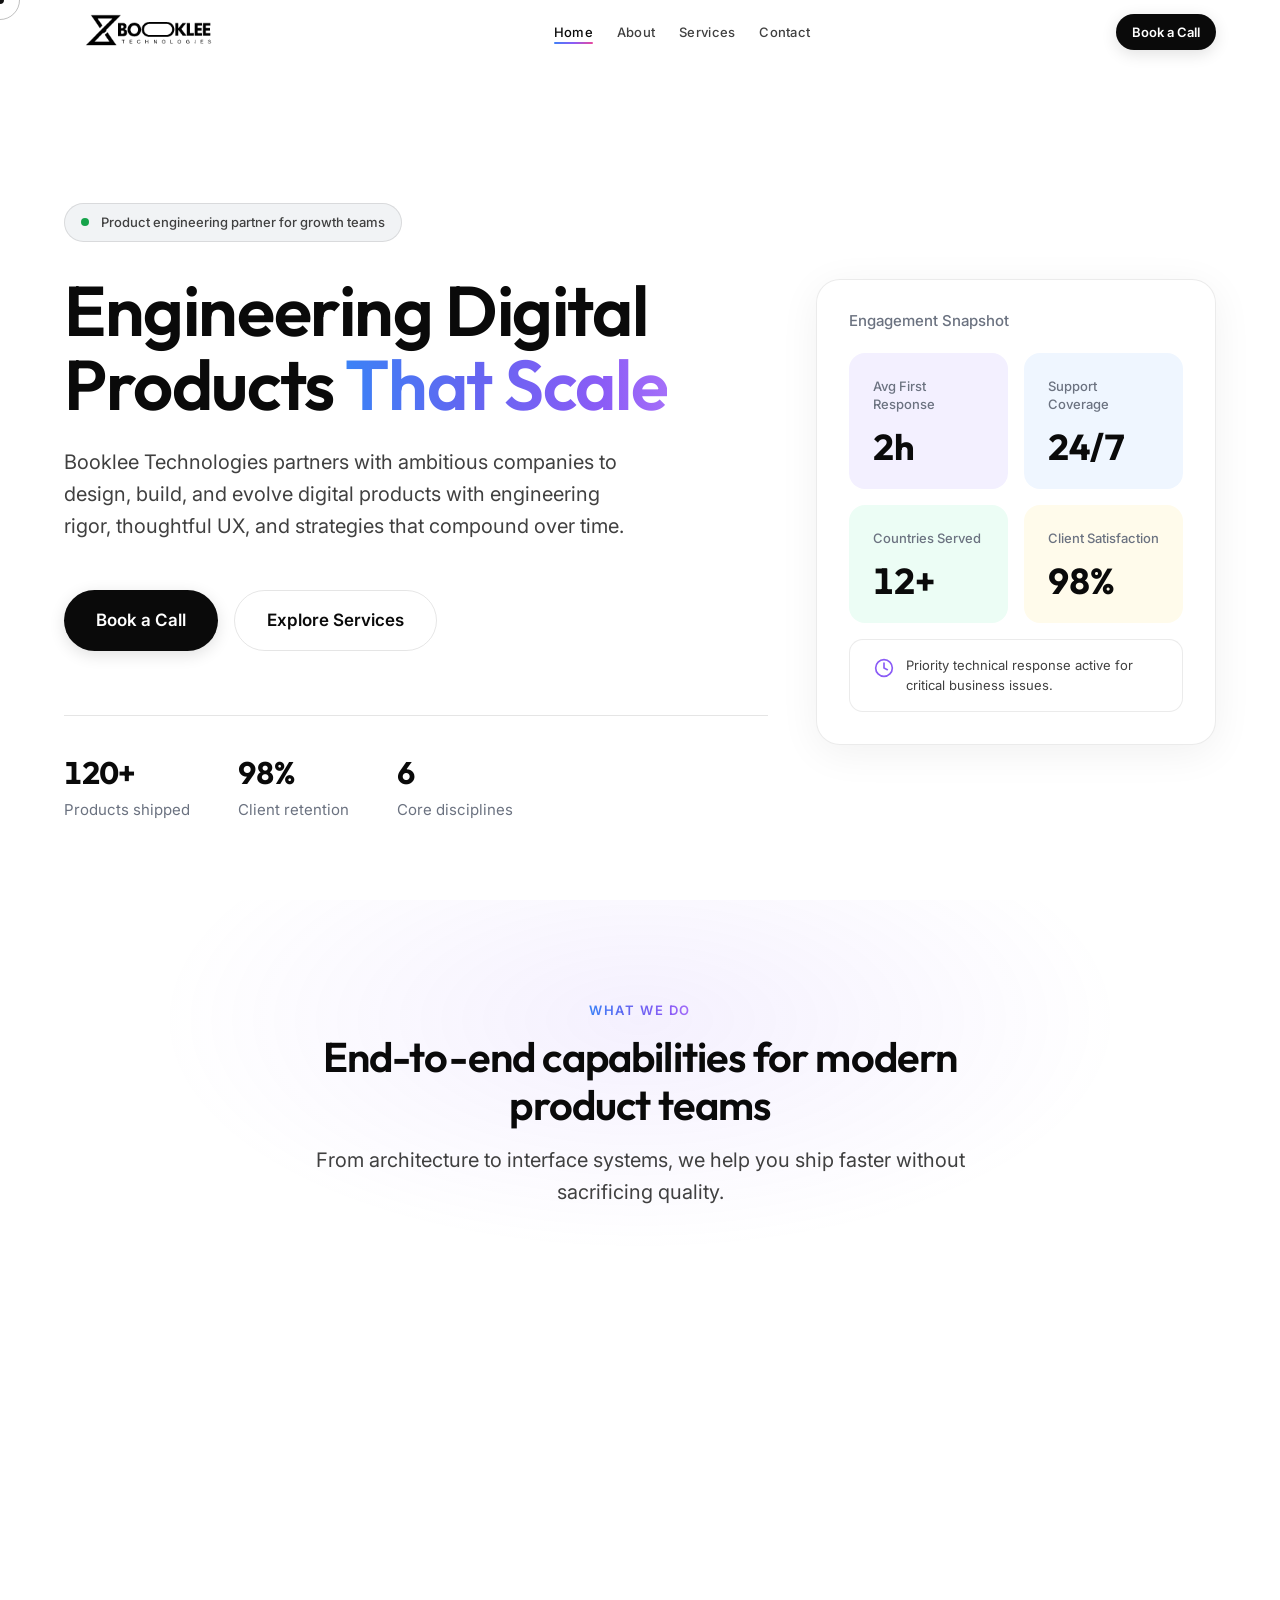
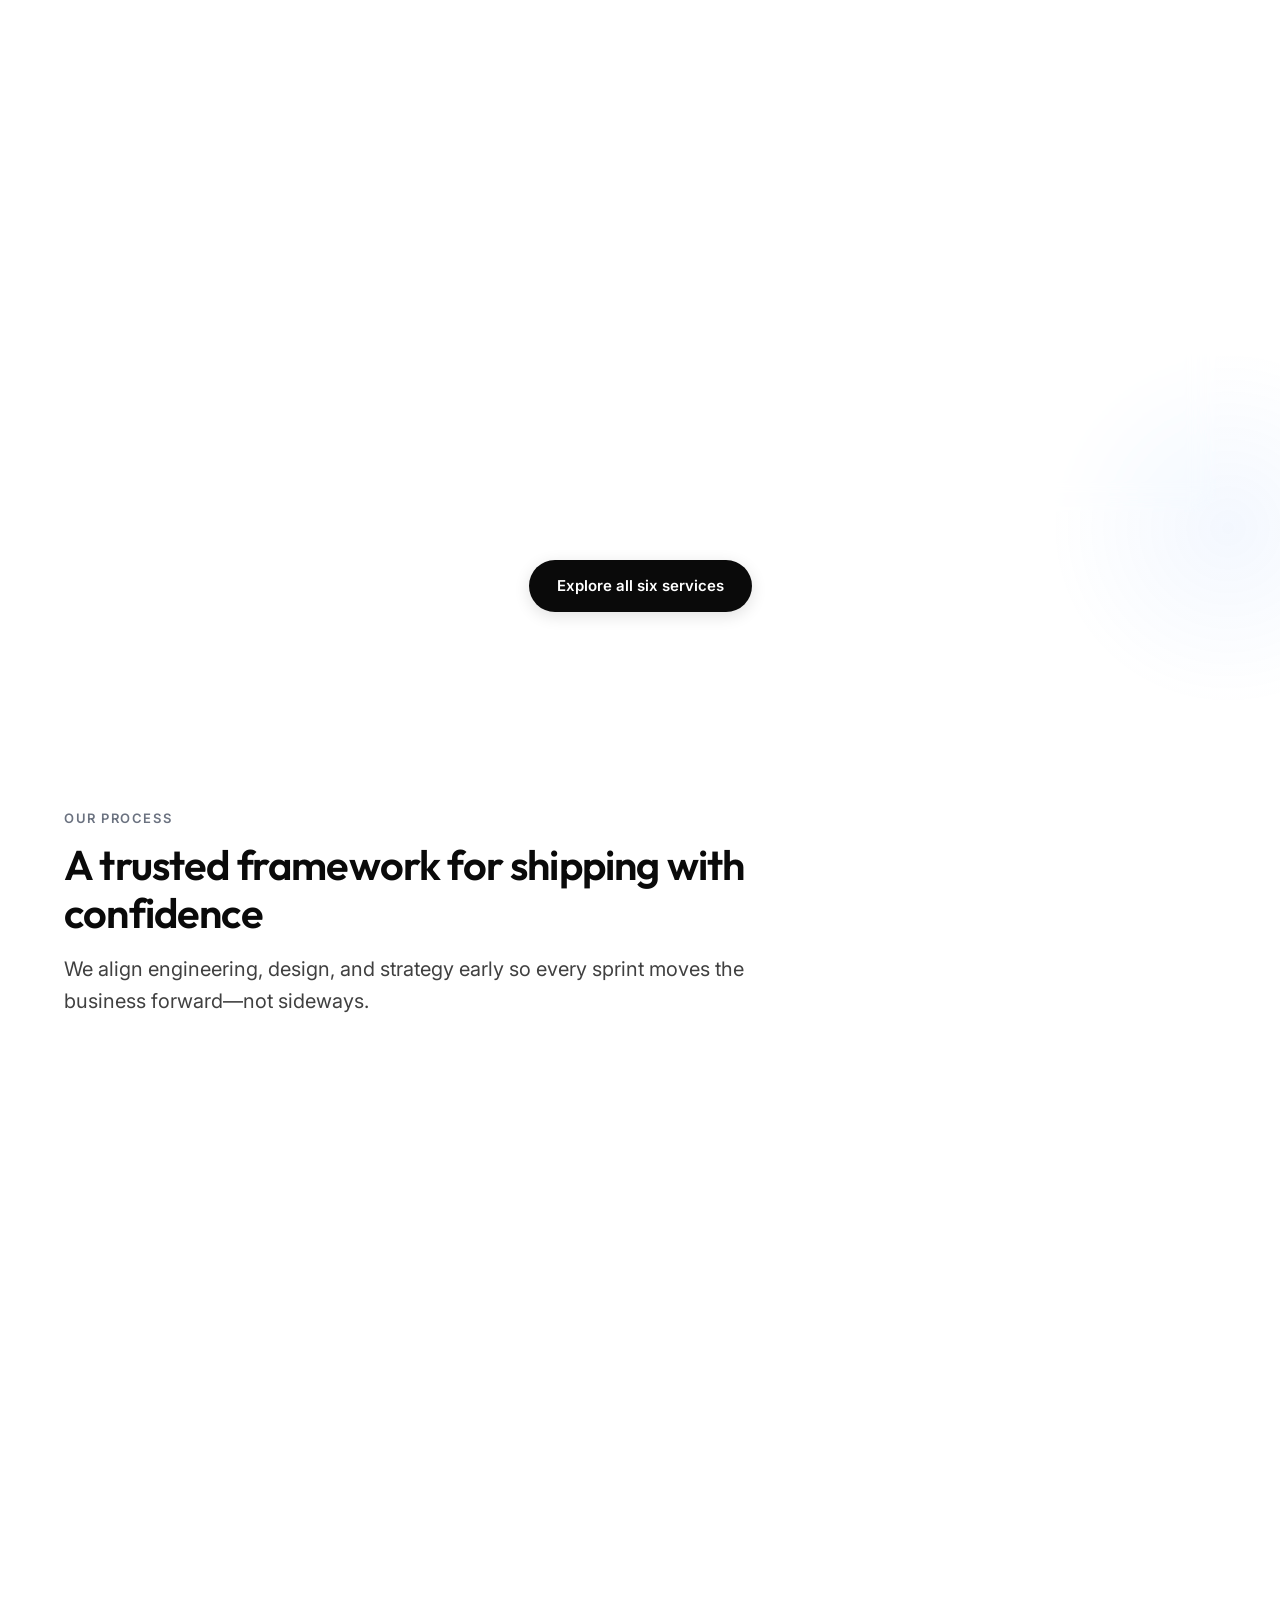
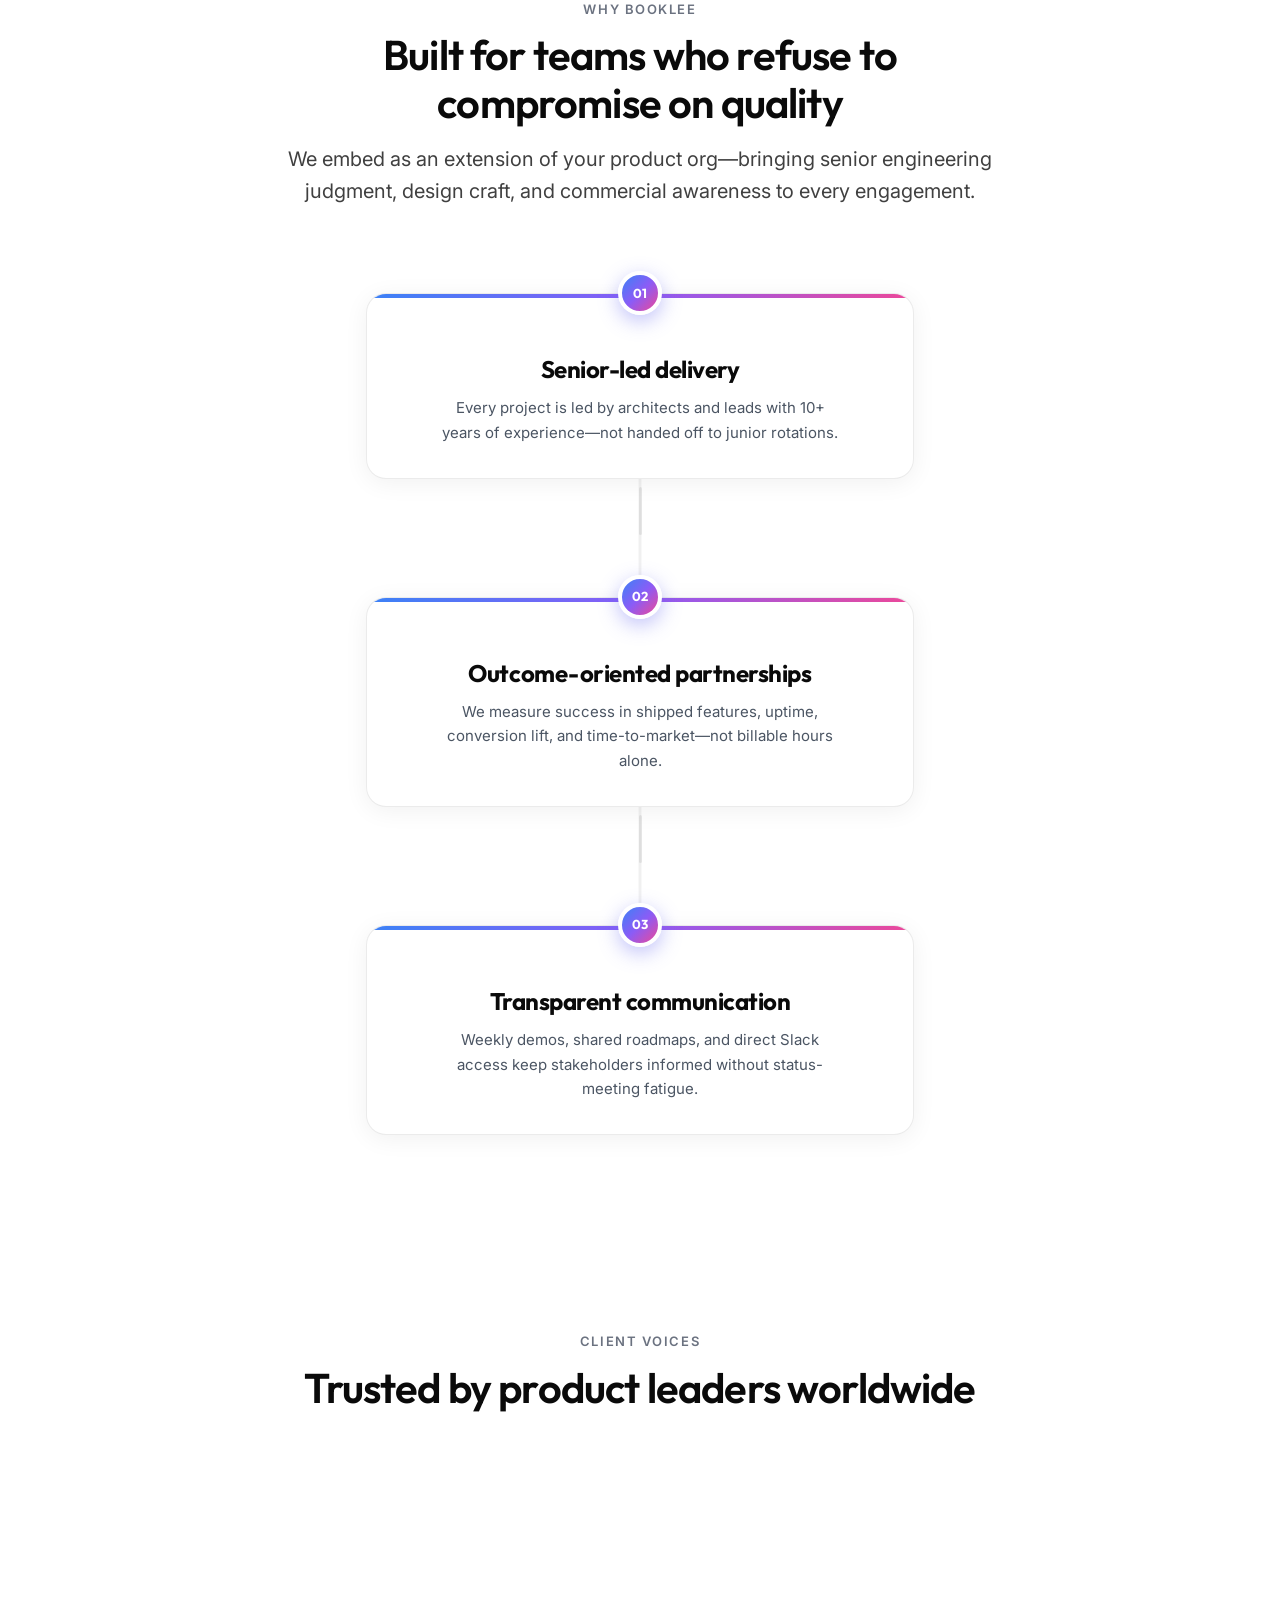
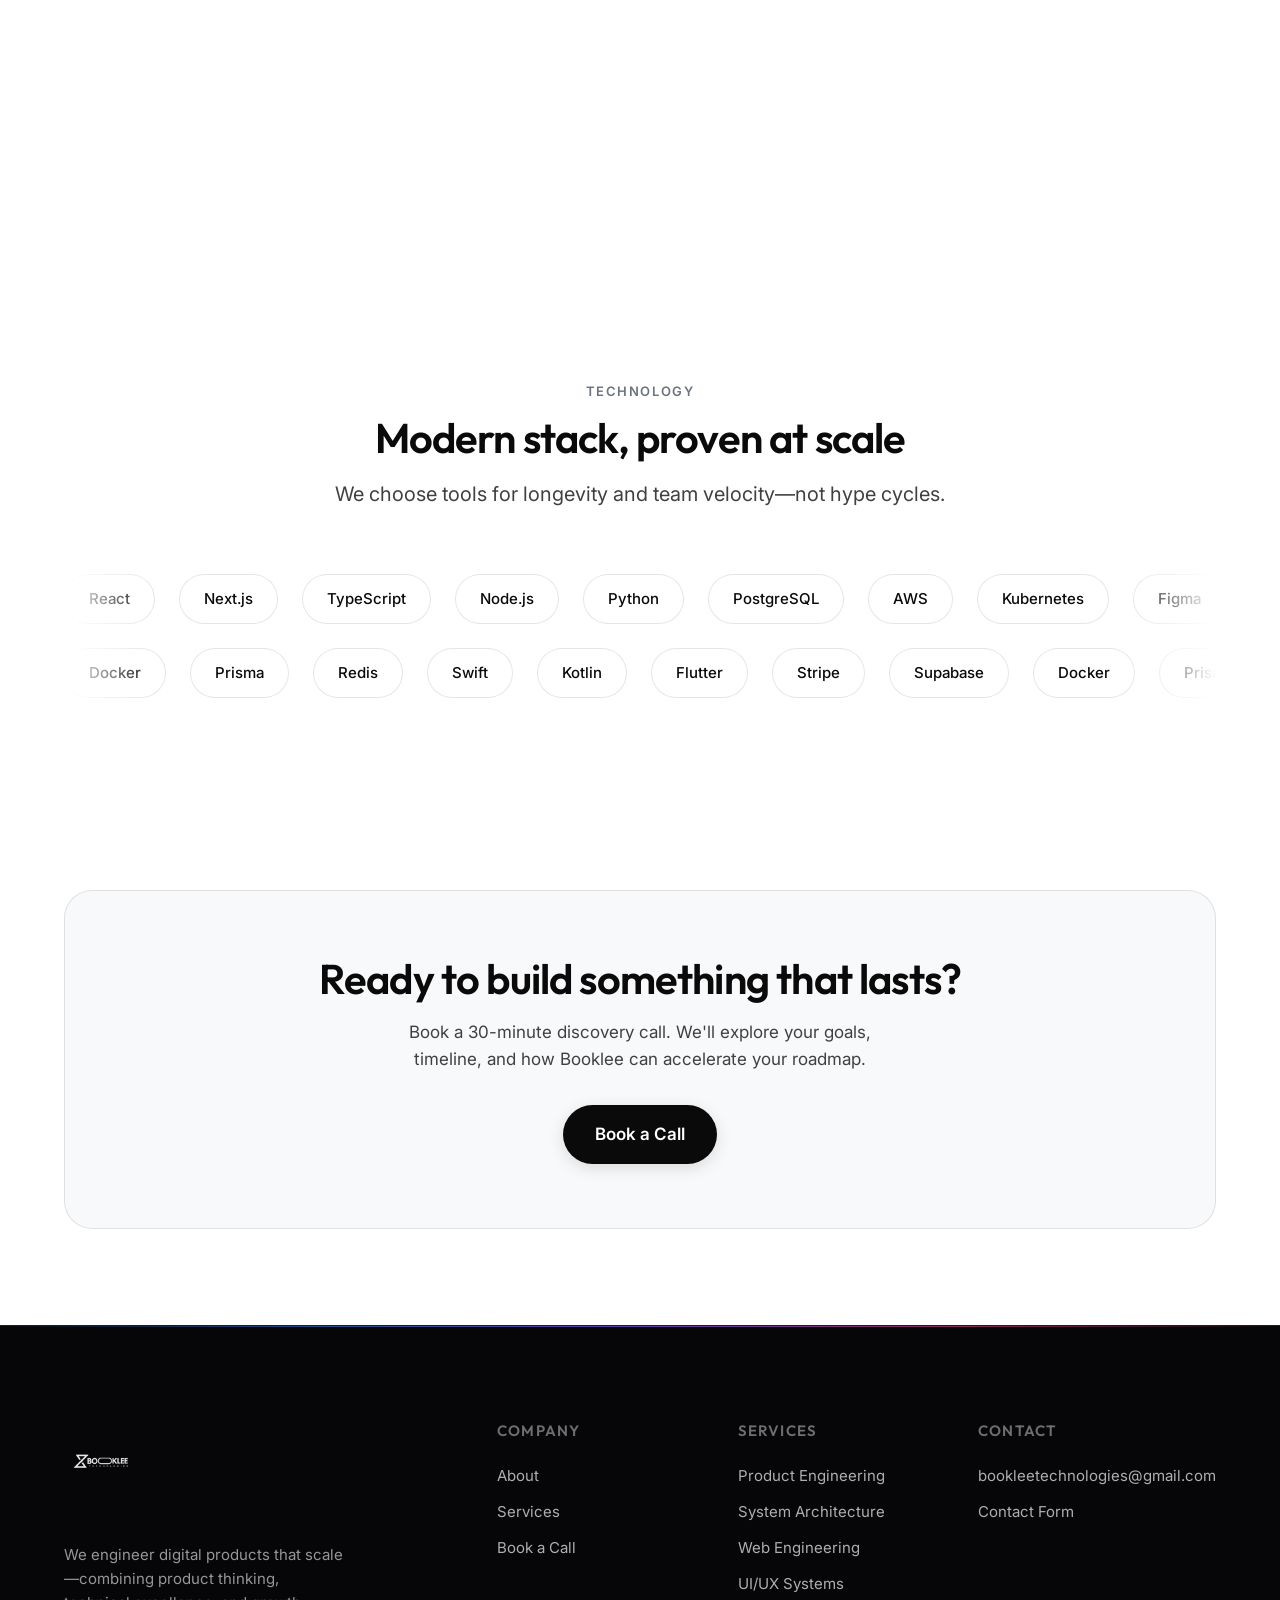
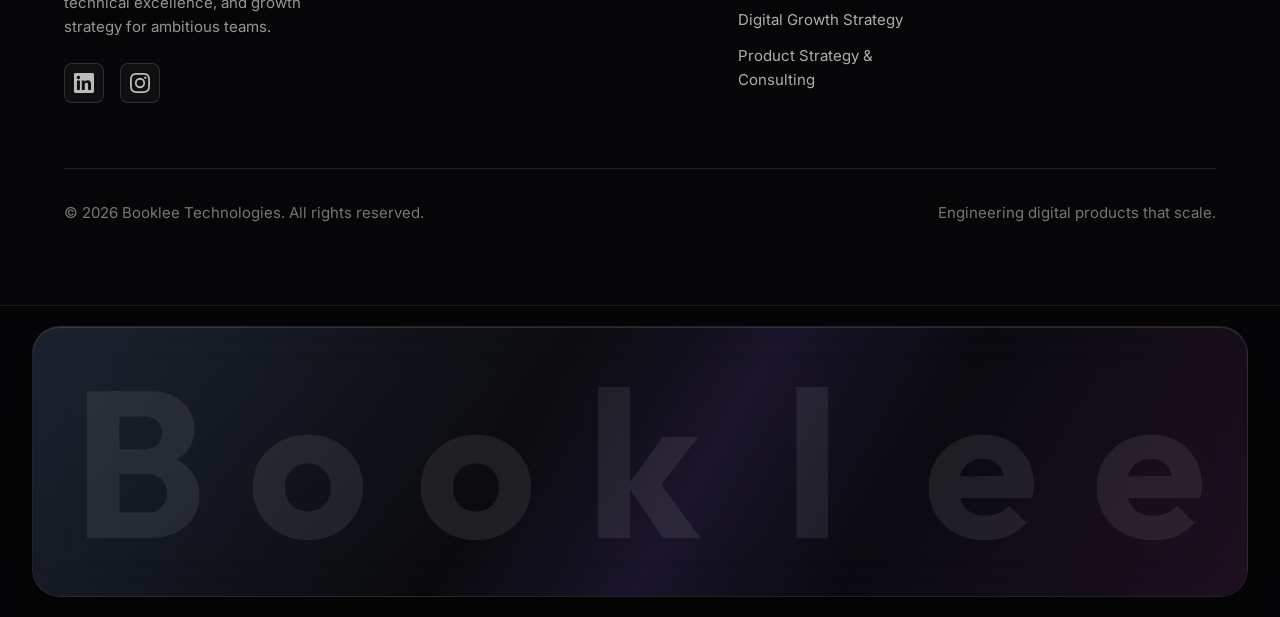
<file: index.html>
﻿<!DOCTYPE html>
<html lang="en">
<head>
  <meta charset="UTF-8">
  <meta name="viewport" content="width=device-width, initial-scale=1.0">
  <meta name="description" content="Booklee Technologies engineers scalable digital products — product engineering, system architecture, web engineering, and growth strategy for ambitious teams.">
  <meta name="keywords" content="product engineering, system architecture, web development, UI/UX, digital agency, Booklee Technologies">
  <meta name="author" content="Booklee Technologies">
  <meta property="og:title" content="Booklee Technologies | Engineering Digital Products That Scale">
  <meta property="og:description" content="Premium product engineering and digital growth partner for teams building scalable experiences.">
  <meta property="og:type" content="website">
  <meta name="theme-color" content="#ffffff">
  <title>Booklee Technologies | Engineering Digital Products That Scale</title>
  <link rel="icon" href="assets/images/booklee-logo.png" type="image/png">
  <link rel="apple-touch-icon" href="assets/images/booklee-logo.png">
  <link rel="preconnect" href="https://fonts.googleapis.com">
  <link rel="preconnect" href="https://fonts.gstatic.com" crossorigin>
  <link href="https://fonts.googleapis.com/css2?family=Inter:wght@400;500;600&family=Outfit:wght@500;600;700&display=swap" rel="stylesheet">
  <link rel="stylesheet" href="assets/css/styles.css">
</head>
<body>
  <div id="page-loader" class="page-loader" role="status" aria-live="polite" aria-label="Loading page">
    <img src="assets/images/booklee-logo.png" alt="" class="page-loader__logo-img" width="640" height="640" decoding="async">
    <div class="page-loader__bar"><div class="page-loader__progress"></div></div>
  </div>

  <div id="scroll-progress" class="scroll-progress" role="progressbar" aria-valuemin="0" aria-valuemax="100" aria-valuenow="0" aria-label="Page scroll progress"></div>

  <div id="cursor-dot" class="cursor-dot" aria-hidden="true"></div>
  <div id="cursor-ring" class="cursor-ring" aria-hidden="true"></div>
  <div id="mouse-gradient" class="mouse-gradient" aria-hidden="true"></div>

  <div class="bg-canvas" aria-hidden="true">
    <div id="bg-particles" class="bg-particles"></div>
  </div>
  <div class="bg-mesh" aria-hidden="true"></div>

  <header id="header" class="header">
    <div class="container">
      <nav class="nav" aria-label="Main navigation">
        <a href="index.html" class="nav__logo" aria-label="Booklee Technologies home">
          <img src="assets/images/booklee-logo.png" alt="Booklee Technologies" class="nav__logo-img" width="560" height="560" decoding="async">
        </a>
        <ul class="nav__links" role="list">
          <li><a href="index.html" class="nav__link">Home</a></li>
          <li><a href="about.html" class="nav__link">About</a></li>
          <li><a href="services.html" class="nav__link">Services</a></li>
          <li><a href="contact.html" class="nav__link">Contact</a></li>
        </ul>
        <div class="nav__actions">
          <a href="book-call.html" class="btn btn--primary btn--sm">Book a Call</a>
        </div>
        <button id="nav-toggle" class="nav__toggle" type="button" aria-expanded="false" aria-controls="mobile-menu" aria-label="Open menu">
          <span class="nav__toggle-bar"></span>
          <span class="nav__toggle-bar"></span>
          <span class="nav__toggle-bar"></span>
        </button>
      </nav>
    </div>
  </header>

  <div id="mobile-menu" class="mobile-menu" aria-hidden="true" role="dialog" aria-label="Mobile navigation">
    <a href="index.html" class="mobile-menu__link">Home</a>
    <a href="about.html" class="mobile-menu__link">About</a>
    <a href="services.html" class="mobile-menu__link">Services</a>
    <a href="contact.html" class="mobile-menu__link">Contact</a>
    <a href="book-call.html" class="btn btn--primary">Book a Call</a>
  </div>

  <main>
    <section class="hero" aria-labelledby="hero-title">
      <div class="container hero__layout">
        <div class="hero__content hero__parallax" data-parallax="0.15">
          <div class="hero__badge reveal">
            <span class="hero__badge-dot" aria-hidden="true"></span>
            Product engineering partner for growth teams
          </div>
          <h1 id="hero-title" class="hero__title reveal">
            Engineering Digital Products <span class="text-gradient">That Scale</span>
          </h1>
          <p class="hero__subtitle reveal">
            Booklee Technologies partners with ambitious companies to design, build, and evolve digital products with engineering rigor, thoughtful UX, and strategies that compound over time.
          </p>
          <div class="hero__cta reveal">
            <a href="book-call.html" class="btn btn--primary btn--lg" data-cursor-hover>Book a Call</a>
            <a href="services.html" class="btn btn--ghost btn--lg" data-cursor-hover>Explore Services</a>
          </div>
          <div class="hero__stats reveal" id="hero-stats">
            <div>
              <div class="hero__stat-value" data-count="120" data-suffix="+">0</div>
              <div class="hero__stat-label">Products shipped</div>
            </div>
            <div>
              <div class="hero__stat-value" data-count="98" data-suffix="%">0</div>
              <div class="hero__stat-label">Client retention</div>
            </div>
            <div>
              <div class="hero__stat-value" data-count="6" data-suffix="">0</div>
              <div class="hero__stat-label">Core disciplines</div>
            </div>
          </div>
        </div>

        <aside class="hero__snapshot reveal" aria-label="Engagement snapshot">
          <div class="engagement-snapshot" id="engagement-snapshot">
            <h2 class="engagement-snapshot__title">Engagement Snapshot</h2>
            <div class="engagement-snapshot__grid">
              <div class="snapshot-kpi snapshot-kpi--lavender">
                <span class="snapshot-kpi__label">Avg First Response</span>
                <span class="snapshot-kpi__value" data-count="2" data-suffix="h">0</span>
              </div>
              <div class="snapshot-kpi snapshot-kpi--blue">
                <span class="snapshot-kpi__label">Support Coverage</span>
                <span class="snapshot-kpi__value snapshot-kpi__value--static">24/7</span>
              </div>
              <div class="snapshot-kpi snapshot-kpi--mint">
                <span class="snapshot-kpi__label">Countries Served</span>
                <span class="snapshot-kpi__value" data-count="12" data-suffix="+">0</span>
              </div>
              <div class="snapshot-kpi snapshot-kpi--yellow">
                <span class="snapshot-kpi__label">Client Satisfaction</span>
                <span class="snapshot-kpi__value" data-count="98" data-suffix="%">0</span>
              </div>
            </div>
            <div class="engagement-snapshot__notice">
              <span class="engagement-snapshot__notice-icon" aria-hidden="true">
                <svg viewBox="0 0 24 24" fill="none" stroke="currentColor" stroke-width="2" stroke-linecap="round" stroke-linejoin="round">
                  <circle cx="12" cy="12" r="10"/>
                  <polyline points="12 6 12 12 16 14"/>
                </svg>
              </span>
              <p class="engagement-snapshot__notice-text">Priority technical response active for critical business issues.</p>
            </div>
          </div>
        </aside>
      </div>
    </section>

    <section id="services-preview" class="section services-section" aria-labelledby="services-preview-title">
      <div class="container">
        <header class="section__header section__header--center reveal">
          <span class="section__eyebrow">What we do</span>
          <h2 id="services-preview-title" class="section__title">End-to-end capabilities for modern product teams</h2>
          <p class="section__desc">From architecture to interface systems, we help you ship faster without sacrificing quality.</p>
        </header>
        <div class="services-assemble" id="services-assemble">
          <article class="service-card service-card--from-left" data-service="product-engineering">
            <div class="service-card__orb" aria-hidden="true"></div>
            <div class="service-card__shine" aria-hidden="true"></div>            <div class="service-card__accent" aria-hidden="true"></div>
            <span class="service-card__number" aria-hidden="true">01</span>
            <div class="service-card__icon" aria-hidden="true">
              <svg viewBox="0 0 24 24" fill="none" stroke="currentColor" stroke-width="2"><path d="M12 2L2 7l10 5 10-5-10-5zM2 17l10 5 10-5M2 12l10 5 10-5"/></svg>
            </div>
            <h3 class="service-card__title"><a href="services/product-engineering.html">Product Engineering</a></h3>
            <p class="service-card__desc">Full-stack development with maintainable codebases, CI/CD, and observability built in from day one.</p>
            <a href="services/product-engineering.html" class="service-card__cta">Explore Engineering</a>
            <div class="service-card__footer"><span class="service-card__badge">Senior-led sprints</span> <a href="services/product-engineering.html" class="service-card__continue">View page <span aria-hidden="true">›</span></a></div>
          </article>
          <article class="service-card service-card--from-top" data-service="system-architecture">
            <div class="service-card__orb" aria-hidden="true"></div>
            <div class="service-card__shine" aria-hidden="true"></div>            <div class="service-card__accent" aria-hidden="true"></div>
            <span class="service-card__number" aria-hidden="true">02</span>
            <div class="service-card__icon" aria-hidden="true">
              <svg viewBox="0 0 24 24" fill="none" stroke="currentColor" stroke-width="2"><rect x="3" y="3" width="7" height="7"/><rect x="14" y="3" width="7" height="7"/><rect x="3" y="14" width="7" height="7"/><rect x="14" y="14" width="7" height="7"/></svg>
            </div>
            <h3 class="service-card__title"><a href="services/system-architecture.html">System Architecture</a></h3>
            <p class="service-card__desc">Resilient, cloud-native architectures designed for performance, security, and horizontal scale.</p>
            <a href="services/system-architecture.html" class="service-card__cta">View Architecture</a>
            <div class="service-card__footer"><span class="service-card__badge">Cloud-native focus</span> <a href="services/system-architecture.html" class="service-card__continue">View page <span aria-hidden="true">›</span></a></div>
          </article>
          <article class="service-card service-card--from-right" data-service="web-engineering">
            <div class="service-card__orb" aria-hidden="true"></div>
            <div class="service-card__shine" aria-hidden="true"></div>            <div class="service-card__accent" aria-hidden="true"></div>
            <span class="service-card__number" aria-hidden="true">03</span>
            <div class="service-card__icon" aria-hidden="true">
              <svg viewBox="0 0 24 24" fill="none" stroke="currentColor" stroke-width="2"><circle cx="12" cy="12" r="10"/><path d="M2 12h20M12 2a15.3 15.3 0 0 1 4 10 15.3 15.3 0 0 1-4 10 15.3 15.3 0 0 1-4-10 15.3 15.3 0 0 1 4-10z"/></svg>
            </div>
            <h3 class="service-card__title"><a href="services/web-engineering.html">Web Engineering</a></h3>
            <p class="service-card__desc">High-performance web apps with accessibility, SEO, and conversion optimization at the core.</p>
            <a href="services/web-engineering.html" class="service-card__cta">See Web Solutions</a>
            <div class="service-card__footer"><span class="service-card__badge">Core Web Vitals ready</span> <a href="services/web-engineering.html" class="service-card__continue">View page <span aria-hidden="true">›</span></a></div>
          </article>
          <article class="service-card service-card--from-bottom" data-service="ui-ux-systems">
            <div class="service-card__orb" aria-hidden="true"></div>
            <div class="service-card__shine" aria-hidden="true"></div>            <div class="service-card__accent" aria-hidden="true"></div>
            <span class="service-card__number" aria-hidden="true">04</span>
            <div class="service-card__icon" aria-hidden="true">
              <svg viewBox="0 0 24 24" fill="none" stroke="currentColor" stroke-width="2"><path d="M12 19l7-7 3 3-7 7-3-3z"/><path d="M18 13l-1.5-7.5L2 2l3.5 14.5L13 18l5-5z"/></svg>
            </div>
            <h3 class="service-card__title"><a href="services/ui-ux-systems.html">UI/UX Systems</a></h3>
            <p class="service-card__desc">Design systems and interaction patterns that keep experiences consistent across every touchpoint.</p>
            <a href="services/ui-ux-systems.html" class="service-card__cta">Browse Design Systems</a>
            <div class="service-card__footer"><span class="service-card__badge">Figma-to-code handoff</span> <a href="services/ui-ux-systems.html" class="service-card__continue">View page <span aria-hidden="true">›</span></a></div>
          </article>
          <article class="service-card service-card--from-left" data-service="digital-growth-strategy">
            <div class="service-card__orb" aria-hidden="true"></div>
            <div class="service-card__shine" aria-hidden="true"></div>            <div class="service-card__accent" aria-hidden="true"></div>
            <span class="service-card__number" aria-hidden="true">05</span>
            <div class="service-card__icon" aria-hidden="true">
              <svg viewBox="0 0 24 24" fill="none" stroke="currentColor" stroke-width="2"><path d="M23 6l-9.5 9.5-5-5L1 18"/><path d="M17 6h6v6"/></svg>
            </div>
            <h3 class="service-card__title"><a href="services/digital-growth-strategy.html">Digital Growth Strategy</a></h3>
            <p class="service-card__desc">Data-informed funnels, experimentation, and analytics that tie product work to revenue.</p>
            <a href="services/digital-growth-strategy.html" class="service-card__cta">Growth Programs</a>
            <div class="service-card__footer"><span class="service-card__badge">Experiment-driven</span> <a href="services/digital-growth-strategy.html" class="service-card__continue">View page <span aria-hidden="true">›</span></a></div>
          </article>
          <article class="service-card service-card--from-right" data-service="product-strategy-consulting">
            <div class="service-card__orb" aria-hidden="true"></div>
            <div class="service-card__shine" aria-hidden="true"></div>            <div class="service-card__accent" aria-hidden="true"></div>
            <span class="service-card__number" aria-hidden="true">06</span>
            <div class="service-card__icon" aria-hidden="true">
              <svg viewBox="0 0 24 24" fill="none" stroke="currentColor" stroke-width="2"><path d="M21 15a2 2 0 0 1-2 2H7l-4 4V5a2 2 0 0 1 2-2h14a2 2 0 0 1 2 2z"/></svg>
            </div>
            <h3 class="service-card__title"><a href="services/product-strategy-consulting.html">Product Strategy & Consulting</a></h3>
            <p class="service-card__desc">Roadmaps, discovery workshops, and technical due diligence to de-risk your next big bet.</p>
            <a href="services/product-strategy-consulting.html" class="service-card__cta">Strategy Workshops</a>
            <div class="service-card__footer"><span class="service-card__badge">Executive advisory</span> <a href="services/product-strategy-consulting.html" class="service-card__continue">View page <span aria-hidden="true">›</span></a></div>
          </article>
        </div>
        <p class="text-center mt-2xl reveal services-section__cta">
          <a href="services.html" class="btn btn--primary">Explore all six services</a>
        </p>
      </div>
    </section>

    <section id="process" class="section" aria-labelledby="process-title">
      <div class="container">
        <header class="section__header reveal">
          <span class="section__eyebrow">Our process</span>
          <h2 id="process-title" class="section__title">A trusted framework for shipping with confidence</h2>
          <p class="section__desc">We align engineering, design, and strategy early so every sprint moves the business forward—not sideways.</p>
        </header>
        <div class="grid grid--2 reveal-stagger">
          <div class="glass-card process-step">
            <span class="process-step__number" aria-hidden="true">01</span>
            <div>
              <h3 class="process-step__title">Discover & Align</h3>
              <p class="process-step__text">We map goals, constraints, and success metrics through stakeholder workshops and technical audits.</p>
            </div>
          </div>
          <div class="glass-card process-step">
            <span class="process-step__number" aria-hidden="true">02</span>
            <div>
              <h3 class="process-step__title">Design & Architect</h3>
              <p class="process-step__text">Information architecture, system diagrams, and UX flows validated before a single line of production code.</p>
            </div>
          </div>
          <div class="glass-card process-step">
            <span class="process-step__number" aria-hidden="true">03</span>
            <div>
              <h3 class="process-step__title">Build & Iterate</h3>
              <p class="process-step__text">Agile delivery with transparent demos, automated testing, and performance budgets enforced every release.</p>
            </div>
          </div>
          <div class="glass-card process-step">
            <span class="process-step__number" aria-hidden="true">04</span>
            <div>
              <h3 class="process-step__title">Launch & Optimize</h3>
              <p class="process-step__text">Post-launch monitoring, growth experiments, and continuous improvement backed by real user data.</p>
            </div>
          </div>
        </div>
      </div>
    </section>

    <section id="why-us" class="section" aria-labelledby="why-title">
      <div class="container">
        <header class="section__header section__header--center reveal">
          <span class="section__eyebrow">Why Booklee</span>
          <h2 id="why-title" class="section__title">Built for teams who refuse to compromise on quality</h2>
          <p class="section__desc">We embed as an extension of your product org—bringing senior engineering judgment, design craft, and commercial awareness to every engagement.</p>
        </header>

        <div class="why-us__flow" id="why-us-flow" aria-label="Why choose Booklee process flow">
          <div class="why-us__spine" aria-hidden="true">
            <span class="why-us__spine-track"></span>
            <span class="why-us__spine-fill" id="why-us-spine-fill"></span>
          </div>

          <article class="why-us__step" data-flow-step="1">
            <div class="why-us__step-inner">
              <span class="why-us__step-badge" aria-hidden="true">01</span>
              <div class="why-us__node">
                <h3 class="why-us__node-title">Senior-led delivery</h3>
                <p class="why-us__node-text">Every project is led by architects and leads with 10+ years of experience—not handed off to junior rotations.</p>
              </div>
            </div>
          </article>

          <div class="why-us__connector" data-flow-step="2" aria-hidden="true">
            <div class="why-us__arrow">
              <span class="why-us__arrow-line"><span class="why-us__arrow-line-fill"></span></span>
              <span class="why-us__arrow-head">
                <svg viewBox="0 0 24 24" fill="none" stroke="currentColor" stroke-width="2.5" aria-hidden="true">
                  <path d="M12 5v14M6 13l6 6 6-6"/>
                </svg>
              </span>
            </div>
          </div>

          <article class="why-us__step" data-flow-step="3">
            <div class="why-us__step-inner">
              <span class="why-us__step-badge" aria-hidden="true">02</span>
              <div class="why-us__node">
                <h3 class="why-us__node-title">Outcome-oriented partnerships</h3>
                <p class="why-us__node-text">We measure success in shipped features, uptime, conversion lift, and time-to-market—not billable hours alone.</p>
              </div>
            </div>
          </article>

          <div class="why-us__connector" data-flow-step="4" aria-hidden="true">
            <div class="why-us__arrow">
              <span class="why-us__arrow-line"><span class="why-us__arrow-line-fill"></span></span>
              <span class="why-us__arrow-head">
                <svg viewBox="0 0 24 24" fill="none" stroke="currentColor" stroke-width="2.5" aria-hidden="true">
                  <path d="M12 5v14M6 13l6 6 6-6"/>
                </svg>
              </span>
            </div>
          </div>

          <article class="why-us__step" data-flow-step="5">
            <div class="why-us__step-inner">
              <span class="why-us__step-badge" aria-hidden="true">03</span>
              <div class="why-us__node">
                <h3 class="why-us__node-title">Transparent communication</h3>
                <p class="why-us__node-text">Weekly demos, shared roadmaps, and direct Slack access keep stakeholders informed without status-meeting fatigue.</p>
              </div>
            </div>
          </article>
        </div>
      </div>
    </section>

    <section id="testimonials" class="section testimonials-section" aria-labelledby="testimonials-title">
      <div class="container">
        <header class="section__header section__header--center reveal">
          <span class="section__eyebrow">Client voices</span>
          <h2 id="testimonials-title" class="section__title">Trusted by product leaders worldwide</h2>
        </header>
      </div>
      <div class="marquee marquee--testimonials" aria-label="Scrolling client testimonials">
        <div class="marquee__track">
          <div class="marquee__group">
            <blockquote class="glass-card testimonial">
              <p class="testimonial__quote">"Booklee rebuilt our core platform in four months with zero downtime migration. Their architecture decisions still save us engineering hours every week."</p>
              <footer class="testimonial__author">
                <div class="testimonial__avatar" aria-hidden="true">SK</div>
                <div>
                  <cite class="testimonial__name">Sarah Kim</cite>
                  <p class="testimonial__role">CTO, Meridian Health Tech</p>
                </div>
              </footer>
            </blockquote>
            <blockquote class="glass-card testimonial">
              <p class="testimonial__quote">"The design system they delivered unified three product lines. Our design-to-dev handoff time dropped by nearly 40%."</p>
              <footer class="testimonial__author">
                <div class="testimonial__avatar" aria-hidden="true">JR</div>
                <div>
                  <cite class="testimonial__name">James Rivera</cite>
                  <p class="testimonial__role">VP Product, Atlas Commerce</p>
                </div>
              </footer>
            </blockquote>
            <blockquote class="glass-card testimonial">
              <p class="testimonial__quote">"From strategy workshop to launch, Booklee felt like an in-house team. They challenged our assumptions and shipped a product we're proud of."</p>
              <footer class="testimonial__author">
                <div class="testimonial__avatar" aria-hidden="true">AL</div>
                <div>
                  <cite class="testimonial__name">Amara Liu</cite>
                  <p class="testimonial__role">Founder, NovaLedger</p>
                </div>
              </footer>
            </blockquote>
          </div>
          <div class="marquee__group" aria-hidden="true">
            <blockquote class="glass-card testimonial">
              <p class="testimonial__quote">"Booklee rebuilt our core platform in four months with zero downtime migration. Their architecture decisions still save us engineering hours every week."</p>
              <footer class="testimonial__author">
                <div class="testimonial__avatar" aria-hidden="true">SK</div>
                <div>
                  <cite class="testimonial__name">Sarah Kim</cite>
                  <p class="testimonial__role">CTO, Meridian Health Tech</p>
                </div>
              </footer>
            </blockquote>
            <blockquote class="glass-card testimonial">
              <p class="testimonial__quote">"The design system they delivered unified three product lines. Our design-to-dev handoff time dropped by nearly 40%."</p>
              <footer class="testimonial__author">
                <div class="testimonial__avatar" aria-hidden="true">JR</div>
                <div>
                  <cite class="testimonial__name">James Rivera</cite>
                  <p class="testimonial__role">VP Product, Atlas Commerce</p>
                </div>
              </footer>
            </blockquote>
            <blockquote class="glass-card testimonial">
              <p class="testimonial__quote">"From strategy workshop to launch, Booklee felt like an in-house team. They challenged our assumptions and shipped a product we're proud of."</p>
              <footer class="testimonial__author">
                <div class="testimonial__avatar" aria-hidden="true">AL</div>
                <div>
                  <cite class="testimonial__name">Amara Liu</cite>
                  <p class="testimonial__role">Founder, NovaLedger</p>
                </div>
              </footer>
            </blockquote>
          </div>
        </div>
      </div>
    </section>

    <section id="tech-stack" class="section" aria-labelledby="tech-title">
      <div class="container">
        <header class="section__header section__header--center reveal">
          <span class="section__eyebrow">Technology</span>
          <h2 id="tech-title" class="section__title">Modern stack, proven at scale</h2>
          <p class="section__desc">We choose tools for longevity and team velocity—not hype cycles.</p>
        </header>
        <div class="marquee marquee--tech mt-xl" role="list" aria-label="Technologies we work with">
          <div class="marquee__track">
            <div class="marquee__group">
              <span class="tech-pill" role="listitem">React</span>
              <span class="tech-pill" role="listitem">Next.js</span>
              <span class="tech-pill" role="listitem">TypeScript</span>
              <span class="tech-pill" role="listitem">Node.js</span>
              <span class="tech-pill" role="listitem">Python</span>
              <span class="tech-pill" role="listitem">PostgreSQL</span>
              <span class="tech-pill" role="listitem">AWS</span>
              <span class="tech-pill" role="listitem">Kubernetes</span>
              <span class="tech-pill" role="listitem">Figma</span>
              <span class="tech-pill" role="listitem">GraphQL</span>
              <span class="tech-pill" role="listitem">Terraform</span>
              <span class="tech-pill" role="listitem">Vercel</span>
            </div>
            <div class="marquee__group" aria-hidden="true">
              <span class="tech-pill">React</span>
              <span class="tech-pill">Next.js</span>
              <span class="tech-pill">TypeScript</span>
              <span class="tech-pill">Node.js</span>
              <span class="tech-pill">Python</span>
              <span class="tech-pill">PostgreSQL</span>
              <span class="tech-pill">AWS</span>
              <span class="tech-pill">Kubernetes</span>
              <span class="tech-pill">Figma</span>
              <span class="tech-pill">GraphQL</span>
              <span class="tech-pill">Terraform</span>
              <span class="tech-pill">Vercel</span>
            </div>
          </div>
        </div>
        <div class="marquee marquee--tech marquee--reverse mt-lg" aria-hidden="true">
          <div class="marquee__track">
            <div class="marquee__group">
              <span class="tech-pill">Docker</span>
              <span class="tech-pill">Prisma</span>
              <span class="tech-pill">Redis</span>
              <span class="tech-pill">Swift</span>
              <span class="tech-pill">Kotlin</span>
              <span class="tech-pill">Flutter</span>
              <span class="tech-pill">Stripe</span>
              <span class="tech-pill">Supabase</span>
            </div>
            <div class="marquee__group">
              <span class="tech-pill">Docker</span>
              <span class="tech-pill">Prisma</span>
              <span class="tech-pill">Redis</span>
              <span class="tech-pill">Swift</span>
              <span class="tech-pill">Kotlin</span>
              <span class="tech-pill">Flutter</span>
              <span class="tech-pill">Stripe</span>
              <span class="tech-pill">Supabase</span>
            </div>
          </div>
        </div>
      </div>
    </section>

    <section class="section" aria-labelledby="cta-title">
      <div class="container reveal">
        <div class="cta-banner">
          <h2 id="cta-title" class="cta-banner__title">Ready to build something that lasts?</h2>
          <p class="cta-banner__text">Book a 30-minute discovery call. We'll explore your goals, timeline, and how Booklee can accelerate your roadmap.</p>
          <a href="book-call.html" class="btn btn--primary btn--lg">Book a Call</a>
        </div>
      </div>
    </section>
  </main>

  <footer class="footer">
    <div class="container">
      <div class="footer__grid">
        <div class="footer__brand">
          <a href="index.html" class="footer__logo" aria-label="Booklee Technologies home">
            <img src="assets/images/booklee-logo.png" alt="Booklee Technologies" class="footer__logo-img" width="560" height="560" decoding="async">
          </a>
          <p>We engineer digital products that scale—combining product thinking, technical excellence, and growth strategy for ambitious teams.</p>
          <div class="footer__social">
            <a href="https://www.linkedin.com/company/booklee-technologies/" class="footer__social-link" data-site-linkedin target="_blank" rel="noopener noreferrer" aria-label="Booklee Technologies on LinkedIn">
              <svg viewBox="0 0 24 24" fill="currentColor" aria-hidden="true"><path d="M20.447 20.452h-3.554v-5.569c0-1.328-.027-3.037-1.852-3.037-1.853 0-2.136 1.445-2.136 2.939v5.667H9.351V9h3.414v1.561h.046c.477-.9 1.637-1.85 3.37-1.85 3.601 0 4.267 2.37 4.267 5.455v6.286zM5.337 7.433c-1.144 0-2.063-.926-2.063-2.065 0-1.138.92-2.063 2.063-2.063 1.14 0 2.064.925 2.064 2.063 0 1.139-.925 2.065-2.064 2.065zm1.782 13.019H3.555V9h3.564v11.452zM22.225 0H1.771C.792 0 0 .774 0 1.729v20.542C0 23.227.792 24 1.771 24h20.451C23.2 24 24 23.227 24 22.271V1.729C24 .774 23.2 0 22.222 0h.003z"/></svg>
            </a>
            <a href="https://www.instagram.com/booklee_technologies/" class="footer__social-link" data-site-instagram target="_blank" rel="noopener noreferrer" aria-label="Booklee Technologies on Instagram">
              <svg viewBox="0 0 24 24" fill="currentColor" aria-hidden="true"><path d="M12 2.163c3.204 0 3.584.012 4.85.07 3.252.148 4.771 1.691 4.919 4.919.058 1.265.069 1.645.069 4.849 0 3.205-.012 3.584-.069 4.849-.149 3.225-1.664 4.771-4.919 4.919-1.266.058-1.644.07-4.85.07-3.204 0-3.584-.012-4.849-.07-3.26-.149-4.771-1.699-4.919-4.92-.058-1.265-.07-1.644-.07-4.849 0-3.204.013-3.583.07-4.849.149-3.227 1.664-4.771 4.919-4.919 1.266-.057 1.645-.069 4.849-.069zM12 0C8.741 0 8.333.014 7.053.072 2.695.272.273 2.69.073 7.052.014 8.333 0 8.741 0 12c0 3.259.014 3.668.072 4.948.2 4.358 2.618 6.78 6.98 6.98C8.333 23.986 8.741 24 12 24c3.259 0 3.668-.014 4.948-.072 4.354-.2 6.782-2.618 6.979-6.98.059-1.28.073-1.689.073-4.948 0-3.259-.014-3.667-.072-4.947-.196-4.354-2.617-6.78-6.979-6.98C15.668.014 15.259 0 12 0zm0 5.838a6.162 6.162 0 1 0 0 12.324 6.162 6.162 0 0 0 0-12.324zM12 16a4 4 0 1 1 0-8 4 4 0 0 1 0 8zm6.406-11.845a1.44 1.44 0 1 0 0 2.881 1.44 1.44 0 0 0 0-2.881z"/></svg>
            </a>
          </div>
        </div>
        <div>
          <h3 class="footer__heading">Company</h3>
          <a href="about.html" class="footer__link">About</a>
          <a href="services.html" class="footer__link">Services</a>
          <a href="book-call.html" class="footer__link">Book a Call</a>
        </div>
        <div>
          <h3 class="footer__heading">Services</h3>
          <a href="services/product-engineering.html" class="footer__link">Product Engineering</a>
          <a href="services/system-architecture.html" class="footer__link">System Architecture</a>
          <a href="services/web-engineering.html" class="footer__link">Web Engineering</a>
          <a href="services/ui-ux-systems.html" class="footer__link">UI/UX Systems</a>
          <a href="services/digital-growth-strategy.html" class="footer__link">Digital Growth Strategy</a>
          <a href="services/product-strategy-consulting.html" class="footer__link">Product Strategy & Consulting</a>
        </div>
        <div>
          <h3 class="footer__heading">Contact</h3>
          <a href="mailto:bookleetechnologies@gmail.com" class="footer__link" data-site-email="text">bookleetechnologies@gmail.com</a>
          <a href="contact.html" class="footer__link">Contact Form</a>
        </div>
      </div>
      <div class="footer__bottom">
        <p>&copy; <span id="year"></span> Booklee Technologies. All rights reserved.</p>
        <p>Engineering digital products that scale.</p>
      </div>
    </div>
    <div class="footer__signature" id="footer-signature">
      <div class="footer__signature-glow" id="footer-booklee-glow" aria-hidden="true"></div>
      <div class="footer__signature-glass" aria-hidden="true"></div>
      <span class="footer__booklee reveal-stagger" role="img" aria-label="Booklee">
        <span class="footer__booklee-char" tabindex="0">B</span>
        <span class="footer__booklee-char" tabindex="0">o</span>
        <span class="footer__booklee-char" tabindex="0">o</span>
        <span class="footer__booklee-char" tabindex="0">k</span>
        <span class="footer__booklee-char" tabindex="0">l</span>
        <span class="footer__booklee-char" tabindex="0">e</span>
        <span class="footer__booklee-char" tabindex="0">e</span>
      </span>
    </div>
  </footer>

  <script>document.getElementById("year").textContent = new Date().getFullYear();</script>
  <script src="assets/js/scripts.js" defer></script>
</body>
</html>
</file>
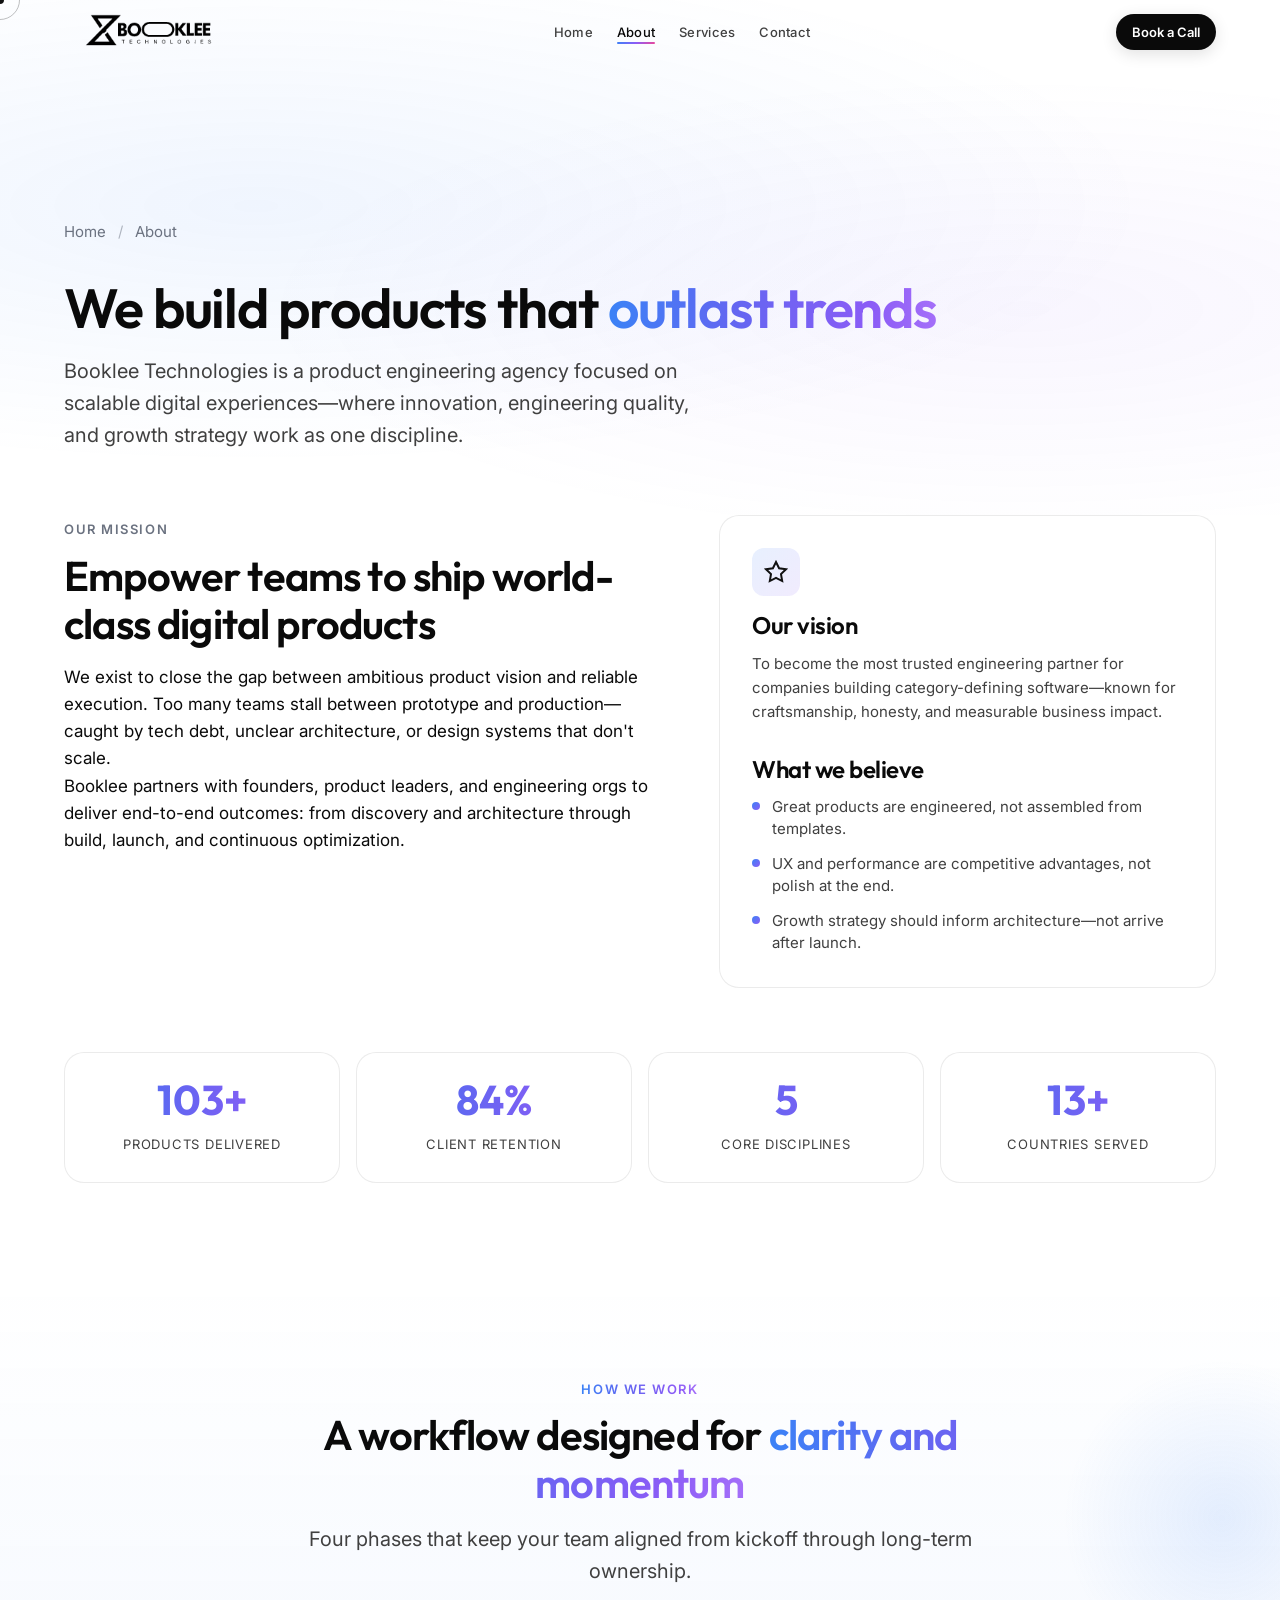
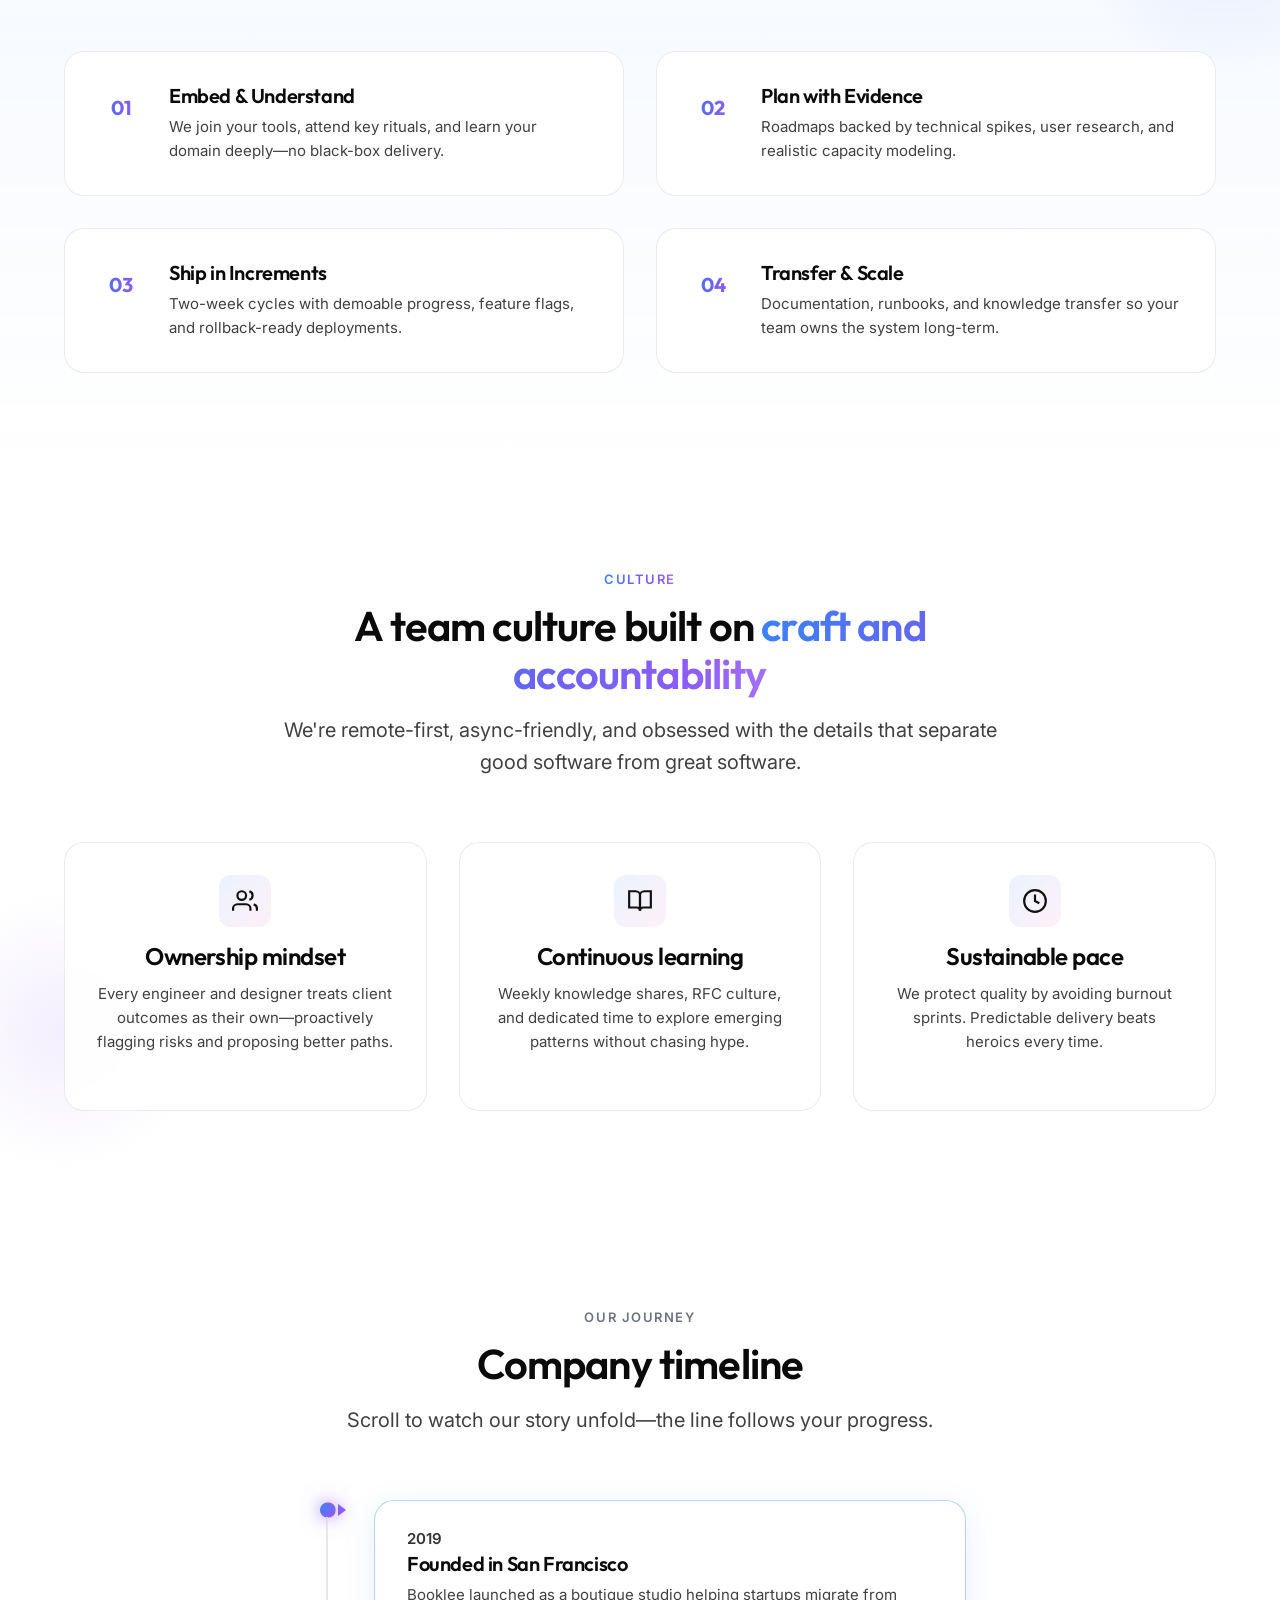
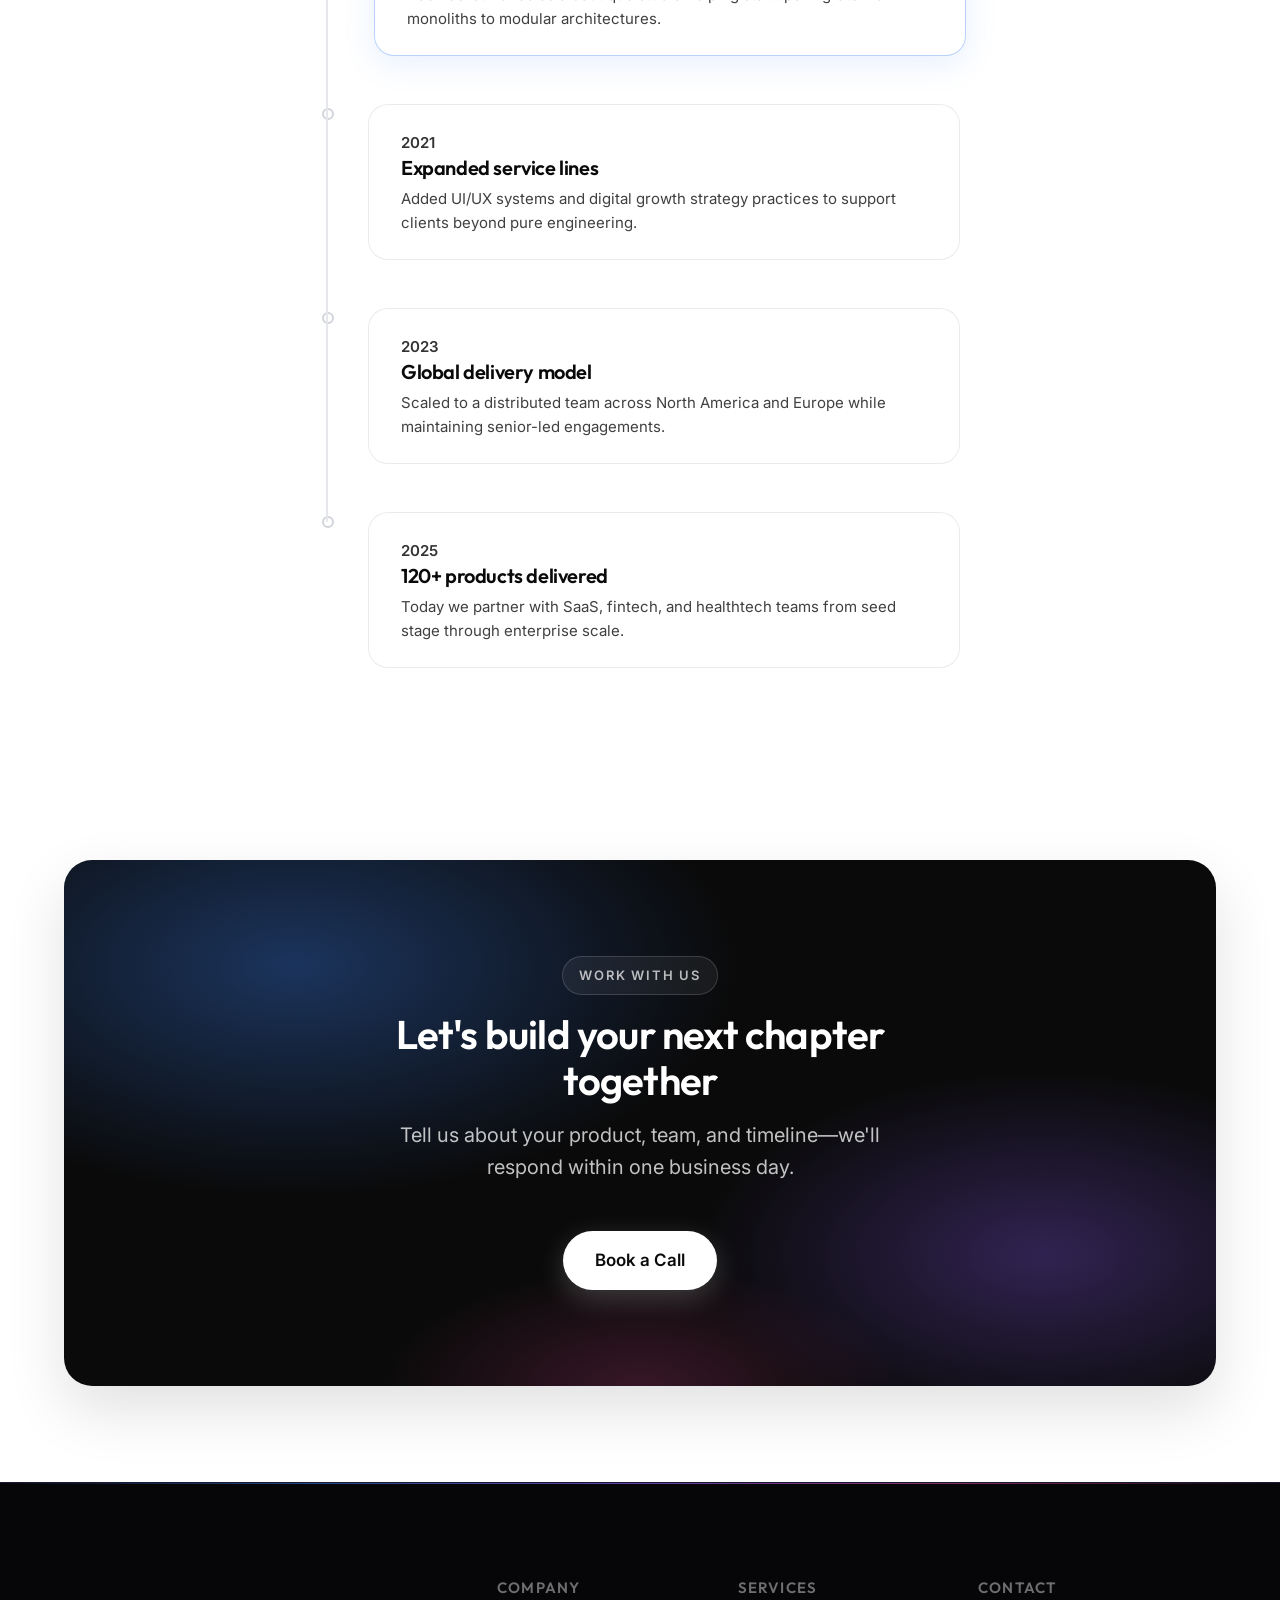
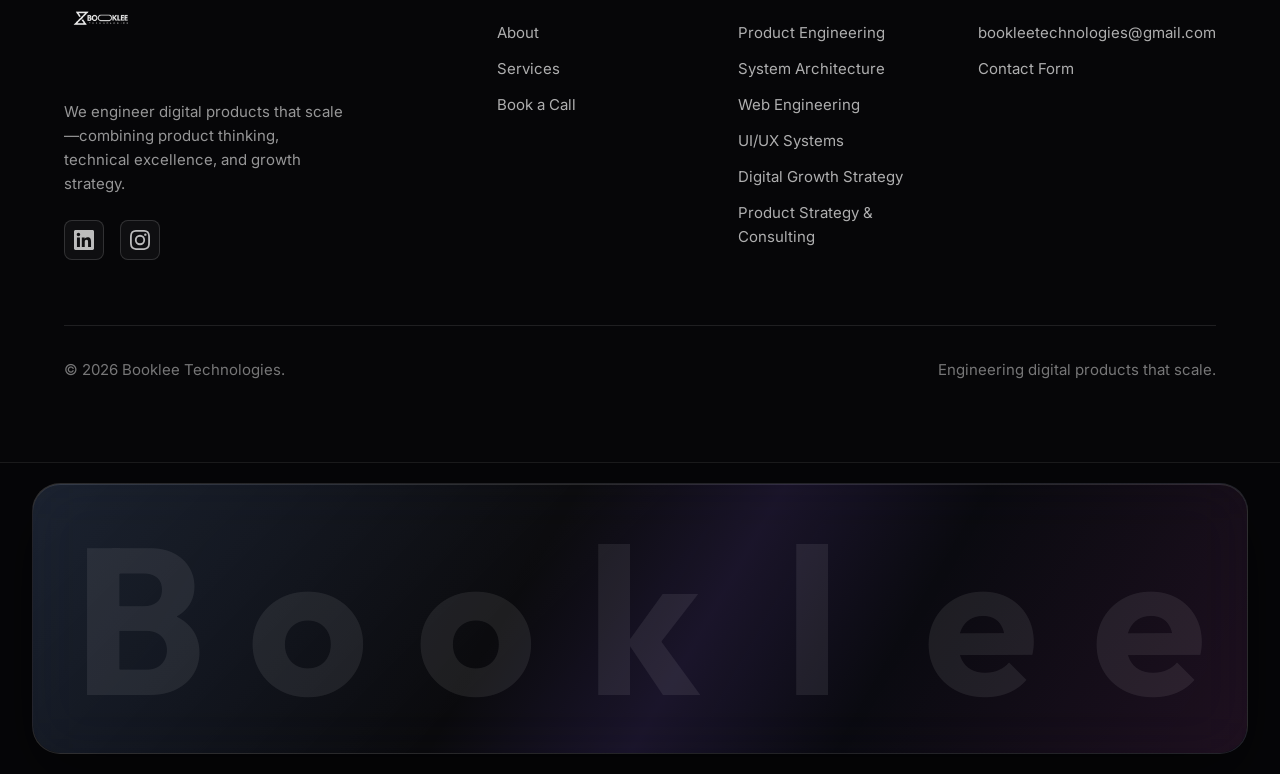
<file: about.html>
<!DOCTYPE html>
<html lang="en">
<head>
  <meta charset="UTF-8">
  <meta name="viewport" content="width=device-width, initial-scale=1.0">
  <meta name="description" content="Learn about Booklee Technologies — our mission, vision, culture, and journey building scalable digital products for ambitious teams.">
  <meta name="theme-color" content="#ffffff">
  <title>About Us | Booklee Technologies</title>
  <link rel="icon" href="assets/images/booklee-logo.png" type="image/png">
  <link rel="preconnect" href="https://fonts.googleapis.com">
  <link rel="preconnect" href="https://fonts.gstatic.com" crossorigin>
  <link href="https://fonts.googleapis.com/css2?family=Inter:wght@400;500;600&family=Outfit:wght@500;600;700&display=swap" rel="stylesheet">
  <link rel="stylesheet" href="assets/css/styles.css">
</head>
<body>
  <div id="page-loader" class="page-loader" role="status" aria-label="Loading page"><img src="assets/images/booklee-logo.png" alt="" class="page-loader__logo-img" width="640" height="640" decoding="async"><div class="page-loader__bar"><div class="page-loader__progress"></div></div></div>
  <div id="scroll-progress" class="scroll-progress" role="progressbar" aria-valuemin="0" aria-valuemax="100" aria-valuenow="0" aria-label="Page scroll progress"></div>
  <div id="cursor-dot" class="cursor-dot" aria-hidden="true"></div>
  <div id="cursor-ring" class="cursor-ring" aria-hidden="true"></div>
  <div id="mouse-gradient" class="mouse-gradient" aria-hidden="true"></div>
  <div class="bg-canvas" aria-hidden="true"><div id="bg-particles" class="bg-particles"></div></div>
  <div class="bg-mesh" aria-hidden="true"></div>

  <header id="header" class="header">
    <div class="container">
      <nav class="nav" aria-label="Main navigation">
        <a href="index.html" class="nav__logo" aria-label="Booklee Technologies home"><img src="assets/images/booklee-logo.png" alt="Booklee Technologies" class="nav__logo-img" width="560" height="560" decoding="async"></a>
        <ul class="nav__links" role="list">
          <li><a href="index.html" class="nav__link">Home</a></li>
          <li><a href="about.html" class="nav__link">About</a></li>
          <li><a href="services.html" class="nav__link">Services</a></li>
          <li><a href="contact.html" class="nav__link">Contact</a></li>
        </ul>
        <div class="nav__actions"><a href="book-call.html" class="btn btn--primary btn--sm">Book a Call</a></div>
        <button id="nav-toggle" class="nav__toggle" type="button" aria-expanded="false" aria-controls="mobile-menu" aria-label="Open menu"><span class="nav__toggle-bar"></span><span class="nav__toggle-bar"></span><span class="nav__toggle-bar"></span></button>
      </nav>
    </div>
  </header>
  <div id="mobile-menu" class="mobile-menu" aria-hidden="true">
    <a href="index.html" class="mobile-menu__link">Home</a>
    <a href="about.html" class="mobile-menu__link">About</a>
    <a href="services.html" class="mobile-menu__link">Services</a>
    <a href="contact.html" class="mobile-menu__link">Contact</a>
    <a href="book-call.html" class="btn btn--primary">Book a Call</a>
  </div>

  <main class="about-page">
    <section class="page-hero page-hero--about">
      <div class="container">
        <nav class="breadcrumb reveal" aria-label="Breadcrumb">
          <a href="index.html">Home</a><span class="breadcrumb__sep" aria-hidden="true">/</span><span aria-current="page">About</span>
        </nav>
        <h1 class="page-hero__title reveal">We build products that <span class="text-gradient">outlast trends</span></h1>
        <p class="page-hero__desc reveal">Booklee Technologies is a product engineering agency focused on scalable digital experiences—where innovation, engineering quality, and growth strategy work as one discipline.</p>
      </div>
    </section>

    <section class="section about-section about-section--mission">
      <div class="container">
        <div class="about-mission-grid">
          <div class="about-mission-content reveal reveal--left">
            <span class="section__eyebrow">Our mission</span>
            <h2 class="section__title">Empower teams to ship world-class digital products</h2>
            <p>We exist to close the gap between ambitious product vision and reliable execution. Too many teams stall between prototype and production—caught by tech debt, unclear architecture, or design systems that don't scale.</p>
            <p>Booklee partners with founders, product leaders, and engineering orgs to deliver end-to-end outcomes: from discovery and architecture through build, launch, and continuous optimization.</p>
          </div>
          <div class="about-vision-card glass-card reveal reveal--right">
            <div class="about-vision-card__icon" aria-hidden="true">
              <svg viewBox="0 0 24 24" fill="none" stroke="currentColor" stroke-width="2"><path d="M12 2l3.09 6.26L22 9.27l-5 4.87 1.18 6.88L12 17.77l-6.18 3.25L7 14.14 2 9.27l6.91-1.01L12 2z"/></svg>
            </div>
            <h3 class="glass-card__title">Our vision</h3>
            <p class="glass-card__text">To become the most trusted engineering partner for companies building category-defining software—known for craftsmanship, honesty, and measurable business impact.</p>
            <h3 class="glass-card__title mt-xl">What we believe</h3>
            <ul class="about-beliefs">
              <li><span class="about-beliefs__dot" aria-hidden="true"></span>Great products are engineered, not assembled from templates.</li>
              <li><span class="about-beliefs__dot" aria-hidden="true"></span>UX and performance are competitive advantages, not polish at the end.</li>
              <li><span class="about-beliefs__dot" aria-hidden="true"></span>Growth strategy should inform architecture—not arrive after launch.</li>
            </ul>
          </div>
        </div>
        <div class="about-stats reveal" id="about-stats">
          <div class="about-stat glass-card">
            <span class="about-stat__value" data-count="120" data-suffix="+">0</span>
            <span class="about-stat__label">Products delivered</span>
          </div>
          <div class="about-stat glass-card">
            <span class="about-stat__value" data-count="98" data-suffix="%">0</span>
            <span class="about-stat__label">Client retention</span>
          </div>
          <div class="about-stat glass-card">
            <span class="about-stat__value" data-count="6" data-suffix="">0</span>
            <span class="about-stat__label">Core disciplines</span>
          </div>
          <div class="about-stat glass-card">
            <span class="about-stat__value" data-count="15" data-suffix="+">0</span>
            <span class="about-stat__label">Countries served</span>
          </div>
        </div>
      </div>
    </section>

    <section class="section about-section about-section--process">
      <div class="container">
        <header class="section__header section__header--center about-section-header reveal-stagger">
          <span class="section__eyebrow">How we work</span>
          <h2 class="section__title about-section__title">A workflow designed for <span class="text-gradient about-title-highlight">clarity and momentum</span></h2>
          <p class="section__desc">Four phases that keep your team aligned from kickoff through long-term ownership.</p>
        </header>
        <div class="grid grid--2 about-process-grid about-animate-grid reveal-stagger">
          <div class="glass-card process-step">
            <span class="process-step__number" aria-hidden="true">01</span>
            <div>
              <h3 class="process-step__title">Embed & Understand</h3>
              <p class="process-step__text">We join your tools, attend key rituals, and learn your domain deeply—no black-box delivery.</p>
            </div>
          </div>
          <div class="glass-card process-step">
            <span class="process-step__number" aria-hidden="true">02</span>
            <div>
              <h3 class="process-step__title">Plan with Evidence</h3>
              <p class="process-step__text">Roadmaps backed by technical spikes, user research, and realistic capacity modeling.</p>
            </div>
          </div>
          <div class="glass-card process-step">
            <span class="process-step__number" aria-hidden="true">03</span>
            <div>
              <h3 class="process-step__title">Ship in Increments</h3>
              <p class="process-step__text">Two-week cycles with demoable progress, feature flags, and rollback-ready deployments.</p>
            </div>
          </div>
          <div class="glass-card process-step">
            <span class="process-step__number" aria-hidden="true">04</span>
            <div>
              <h3 class="process-step__title">Transfer & Scale</h3>
              <p class="process-step__text">Documentation, runbooks, and knowledge transfer so your team owns the system long-term.</p>
            </div>
          </div>
        </div>
      </div>
    </section>

    <section class="section about-section about-section--culture">
      <div class="container">
        <header class="section__header section__header--center about-section-header reveal-stagger">
          <span class="section__eyebrow">Culture</span>
          <h2 class="section__title about-section__title">A team culture built on <span class="text-gradient about-title-highlight">craft and accountability</span></h2>
          <p class="section__desc">We're remote-first, async-friendly, and obsessed with the details that separate good software from great software.</p>
        </header>
        <div class="grid grid--3 about-culture-grid about-animate-grid reveal-stagger">
          <article class="about-culture-card glass-card">
            <div class="about-culture-card__icon" aria-hidden="true">
              <svg viewBox="0 0 24 24" fill="none" stroke="currentColor" stroke-width="2"><path d="M17 21v-2a4 4 0 0 0-4-4H5a4 4 0 0 0-4 4v2"/><circle cx="9" cy="7" r="4"/><path d="M23 21v-2a4 4 0 0 0-3-3.87"/><path d="M16 3.13a4 4 0 0 1 0 7.75"/></svg>
            </div>
            <h3 class="glass-card__title">Ownership mindset</h3>
            <p class="glass-card__text">Every engineer and designer treats client outcomes as their own—proactively flagging risks and proposing better paths.</p>
          </article>
          <article class="about-culture-card glass-card">
            <div class="about-culture-card__icon" aria-hidden="true">
              <svg viewBox="0 0 24 24" fill="none" stroke="currentColor" stroke-width="2"><path d="M2 3h6a4 4 0 0 1 4 4v14a3 3 0 0 0-3-3H2z"/><path d="M22 3h-6a4 4 0 0 0-4 4v14a3 3 0 0 1 3-3h7z"/></svg>
            </div>
            <h3 class="glass-card__title">Continuous learning</h3>
            <p class="glass-card__text">Weekly knowledge shares, RFC culture, and dedicated time to explore emerging patterns without chasing hype.</p>
          </article>
          <article class="about-culture-card glass-card">
            <div class="about-culture-card__icon" aria-hidden="true">
              <svg viewBox="0 0 24 24" fill="none" stroke="currentColor" stroke-width="2"><circle cx="12" cy="12" r="10"/><polyline points="12 6 12 12 16 14"/></svg>
            </div>
            <h3 class="glass-card__title">Sustainable pace</h3>
            <p class="glass-card__text">We protect quality by avoiding burnout sprints. Predictable delivery beats heroics every time.</p>
          </article>
        </div>
      </div>
    </section>

    <section class="section about-section about-section--journey">
      <div class="container">
        <header class="section__header section__header--center reveal">
          <span class="section__eyebrow">Our journey</span>
          <h2 class="section__title">Company timeline</h2>
          <p class="section__desc">Scroll to watch our story unfold—the line follows your progress.</p>
        </header>
        <div class="timeline timeline--scroll reveal" id="company-timeline" aria-label="Company timeline">
          <div class="timeline__line" aria-hidden="true">
            <span class="timeline__track"></span>
            <span class="timeline__fill" id="timeline-line-fill"></span>
            <span class="timeline__marker" id="timeline-line-marker"></span>
          </div>

          <article class="timeline__item reveal">
            <div class="timeline__card">
              <span class="timeline__year">2019</span>
              <h3 class="timeline__title">Founded in San Francisco</h3>
              <p class="timeline__text">Booklee launched as a boutique studio helping startups migrate from monoliths to modular architectures.</p>
            </div>
          </article>
          <article class="timeline__item reveal">
            <div class="timeline__card">
              <span class="timeline__year">2021</span>
              <h3 class="timeline__title">Expanded service lines</h3>
              <p class="timeline__text">Added UI/UX systems and digital growth strategy practices to support clients beyond pure engineering.</p>
            </div>
          </article>
          <article class="timeline__item reveal">
            <div class="timeline__card">
              <span class="timeline__year">2023</span>
              <h3 class="timeline__title">Global delivery model</h3>
              <p class="timeline__text">Scaled to a distributed team across North America and Europe while maintaining senior-led engagements.</p>
            </div>
          </article>
          <article class="timeline__item reveal">
            <div class="timeline__card">
              <span class="timeline__year">2025</span>
              <h3 class="timeline__title">120+ products delivered</h3>
              <p class="timeline__text">Today we partner with SaaS, fintech, and healthtech teams from seed stage through enterprise scale.</p>
            </div>
          </article>
        </div>
      </div>
    </section>

    <section class="section about-section">
      <div class="container reveal">
        <div class="cta-banner cta-banner--featured">
          <div class="cta-banner__glow" aria-hidden="true"></div>
          <div class="cta-banner__inner">
            <span class="cta-banner__eyebrow">Work with us</span>
            <h2 class="cta-banner__title">Let's build your next chapter together</h2>
            <p class="cta-banner__text">Tell us about your product, team, and timeline—we'll respond within one business day.</p>
            <a href="book-call.html" class="btn btn--primary btn--lg">Book a Call</a>
          </div>
        </div>
      </div>
    </section>
  </main>

  <footer class="footer">
    <div class="container">
      <div class="footer__grid">
        <div class="footer__brand">
          <a href="index.html" class="footer__logo" aria-label="Booklee Technologies home"><img src="assets/images/booklee-logo.png" alt="Booklee Technologies" class="footer__logo-img" width="560" height="560" decoding="async"></a>
          <p>We engineer digital products that scale—combining product thinking, technical excellence, and growth strategy.</p>
          <div class="footer__social">
            <a href="https://www.linkedin.com/company/booklee-technologies/" class="footer__social-link" target="_blank" rel="noopener noreferrer" aria-label="LinkedIn"><svg viewBox="0 0 24 24" fill="currentColor" aria-hidden="true"><path d="M20.447 20.452h-3.554v-5.569c0-1.328-.027-3.037-1.852-3.037-1.853 0-2.136 1.445-2.136 2.939v5.667H9.351V9h3.414v1.561h.046c.477-.9 1.637-1.85 3.37-1.85 3.601 0 4.267 2.37 4.267 5.455v6.286zM5.337 7.433c-1.144 0-2.063-.926-2.063-2.065 0-1.138.92-2.063 2.063-2.063 1.14 0 2.064.925 2.064 2.063 0 1.139-.925 2.065-2.064 2.065zm1.782 13.019H3.555V9h3.564v11.452zM22.225 0H1.771C.792 0 0 .774 0 1.729v20.542C0 23.227.792 24 1.771 24h20.451C23.2 24 24 23.227 24 22.271V1.729C24 .774 23.2 0 22.222 0h.003z"/></svg></a>
            <a href="https://www.instagram.com/booklee_technologies/" class="footer__social-link" target="_blank" rel="noopener noreferrer" aria-label="Instagram"><svg viewBox="0 0 24 24" fill="currentColor" aria-hidden="true"><path d="M12 2.163c3.204 0 3.584.012 4.85.07 3.252.148 4.771 1.691 4.919 4.919.058 1.265.069 1.645.069 4.849 0 3.205-.012 3.584-.069 4.849-.149 3.225-1.664 4.771-4.919 4.919-1.266.058-1.644.07-4.85.07-3.204 0-3.584-.012-4.849-.07-3.26-.149-4.771-1.699-4.919-4.92-.058-1.265-.07-1.644-.07-4.849 0-3.204.013-3.583.07-4.849.149-3.227 1.664-4.771 4.919-4.919 1.266-.057 1.645-.069 4.849-.069zM12 0C8.741 0 8.333.014 7.053.072 2.695.272.273 2.69.073 7.052.014 8.333 0 8.741 0 12c0 3.259.014 3.668.072 4.948.2 4.358 2.618 6.78 6.98 6.98C8.333 23.986 8.741 24 12 24c3.259 0 3.668-.014 4.948-.072 4.354-.2 6.782-2.618 6.979-6.98.059-1.28.073-1.689.073-4.948 0-3.259-.014-3.667-.072-4.947-.196-4.354-2.617-6.78-6.979-6.98C15.668.014 15.259 0 12 0zm0 5.838a6.162 6.162 0 1 0 0 12.324 6.162 6.162 0 0 0 0-12.324zM12 16a4 4 0 1 1 0-8 4 4 0 0 1 0 8zm6.406-11.845a1.44 1.44 0 1 0 0 2.881 1.44 1.44 0 0 0 0-2.881z"/></svg></a>
          </div>
        </div>
        <div><h3 class="footer__heading">Company</h3><a href="about.html" class="footer__link">About</a><a href="services.html" class="footer__link">Services</a><a href="book-call.html" class="footer__link">Book a Call</a></div>
        <div><h3 class="footer__heading">Services</h3><a href="services/product-engineering.html" class="footer__link">Product Engineering</a><a href="services/system-architecture.html" class="footer__link">System Architecture</a><a href="services/web-engineering.html" class="footer__link">Web Engineering</a><a href="services/ui-ux-systems.html" class="footer__link">UI/UX Systems</a><a href="services/digital-growth-strategy.html" class="footer__link">Digital Growth Strategy</a><a href="services/product-strategy-consulting.html" class="footer__link">Product Strategy & Consulting</a></div>
        <div><h3 class="footer__heading">Contact</h3><a href="mailto:bookleetechnologies@gmail.com" class="footer__link">bookleetechnologies@gmail.com</a><a href="contact.html" class="footer__link">Contact Form</a></div>
      </div>
      <div class="footer__bottom"><p>&copy; <span id="year"></span> Booklee Technologies.</p><p>Engineering digital products that scale.</p></div>
    </div>
    <div class="footer__signature" id="footer-signature">
      <div class="footer__signature-glow" id="footer-booklee-glow" aria-hidden="true"></div>
      <div class="footer__signature-glass" aria-hidden="true"></div>
      <span class="footer__booklee reveal-stagger" role="img" aria-label="Booklee">
        <span class="footer__booklee-char" tabindex="0">B</span>
        <span class="footer__booklee-char" tabindex="0">o</span>
        <span class="footer__booklee-char" tabindex="0">o</span>
        <span class="footer__booklee-char" tabindex="0">k</span>
        <span class="footer__booklee-char" tabindex="0">l</span>
        <span class="footer__booklee-char" tabindex="0">e</span>
        <span class="footer__booklee-char" tabindex="0">e</span>
      </span>
    </div>
  </footer>
  <script>document.getElementById("year").textContent = new Date().getFullYear();</script>
  <script src="assets/js/scripts.js" defer></script>
</body>
</html>
</file>
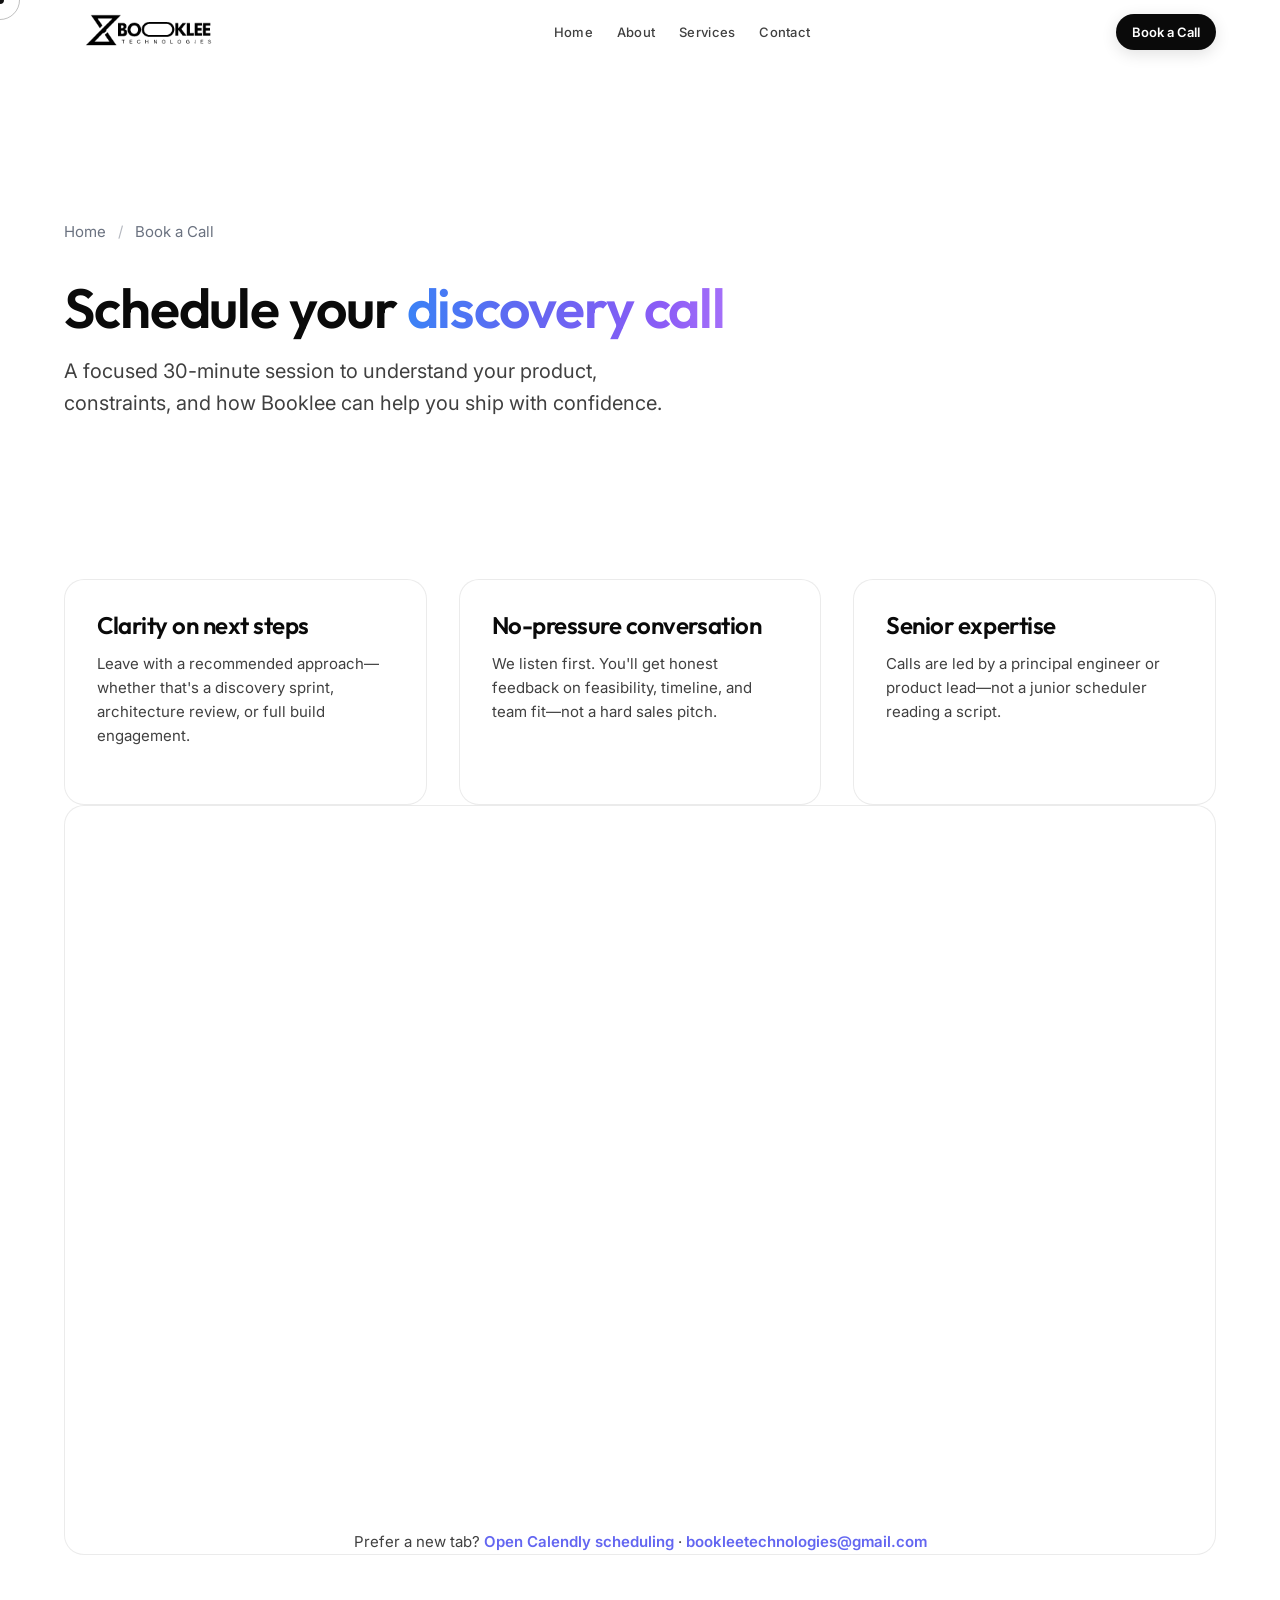
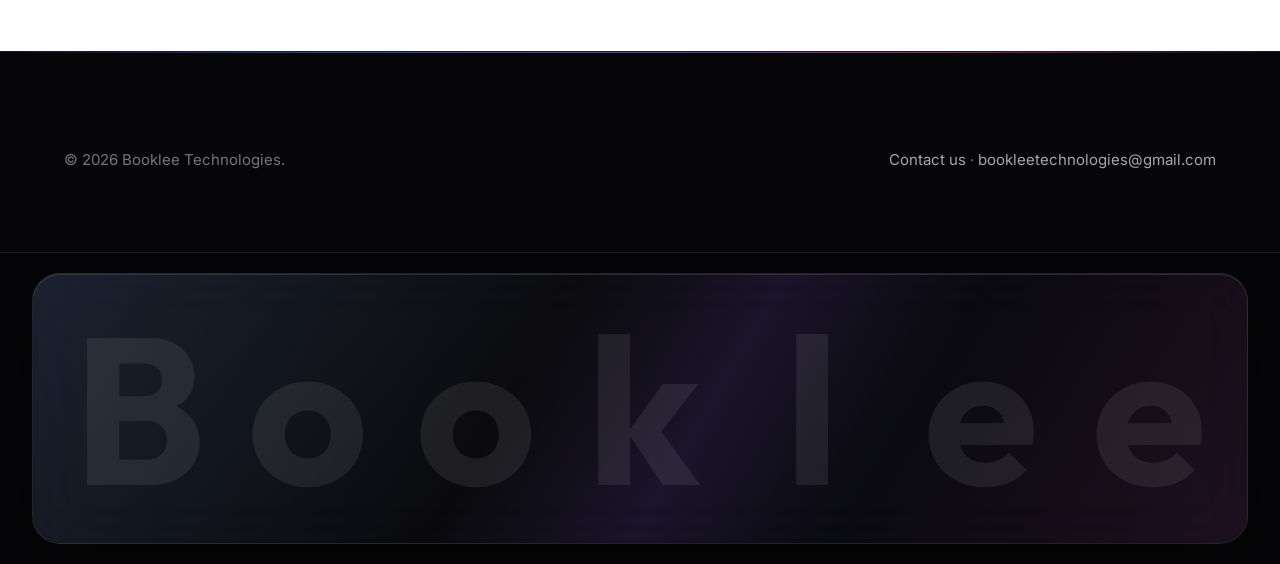
<file: book-call.html>
<!DOCTYPE html>
<html lang="en">
<head>
  <meta charset="UTF-8">
  <meta name="viewport" content="width=device-width, initial-scale=1.0">
  <meta name="description" content="Book a discovery call with Booklee Technologies — schedule a 30-minute session to discuss your product goals and timeline.">
  <meta name="theme-color" content="#050816">
  <title>Book a Call | Booklee Technologies</title>
  <link rel="icon" href="assets/images/booklee-logo.png" type="image/png">
  <link rel="preconnect" href="https://fonts.googleapis.com">
  <link rel="preconnect" href="https://fonts.gstatic.com" crossorigin>
  <link href="https://fonts.googleapis.com/css2?family=Inter:wght@400;500;600&family=Outfit:wght@500;600;700&display=swap" rel="stylesheet">
  <link rel="stylesheet" href="assets/css/styles.css">
</head>
<body>
  <div id="page-loader" class="page-loader" role="status" aria-label="Loading"><img src="assets/images/booklee-logo.png" alt="" class="page-loader__logo-img" width="640" height="640" decoding="async"><div class="page-loader__bar"><div class="page-loader__progress"></div></div></div>
  <div id="scroll-progress" class="scroll-progress" role="progressbar" aria-valuemin="0" aria-valuemax="100" aria-valuenow="0"></div>
  <div id="cursor-dot" class="cursor-dot" aria-hidden="true"></div>
  <div id="cursor-ring" class="cursor-ring" aria-hidden="true"></div>
  <div id="mouse-gradient" class="mouse-gradient" aria-hidden="true"></div>
  <div class="bg-canvas" aria-hidden="true"><div id="bg-particles" class="bg-particles"></div></div>
  <div class="bg-mesh" aria-hidden="true"></div>

  <header id="header" class="header">
    <div class="container">
      <nav class="nav" aria-label="Main navigation">
        <a href="index.html" class="nav__logo" aria-label="Booklee Technologies home"><img src="assets/images/booklee-logo.png" alt="Booklee Technologies" class="nav__logo-img" width="560" height="560" decoding="async"></a>
        <ul class="nav__links" role="list">
          <li><a href="index.html" class="nav__link">Home</a></li>
          <li><a href="about.html" class="nav__link">About</a></li>
          <li><a href="services.html" class="nav__link">Services</a></li>
          <li><a href="contact.html" class="nav__link">Contact</a></li>
        </ul>
        <div class="nav__actions"><a href="book-call.html" class="btn btn--primary btn--sm">Book a Call</a></div>
        <button id="nav-toggle" class="nav__toggle" type="button" aria-expanded="false" aria-controls="mobile-menu" aria-label="Open menu"><span class="nav__toggle-bar"></span><span class="nav__toggle-bar"></span><span class="nav__toggle-bar"></span></button>
      </nav>
    </div>
  </header>
  <div id="mobile-menu" class="mobile-menu" aria-hidden="true">
    <a href="index.html" class="mobile-menu__link">Home</a>
    <a href="about.html" class="mobile-menu__link">About</a>
    <a href="services.html" class="mobile-menu__link">Services</a>
    <a href="contact.html" class="mobile-menu__link">Contact</a>
    <a href="book-call.html" class="btn btn--primary">Book a Call</a>
  </div>

  <main>
    <section class="page-hero">
      <div class="container">
        <nav class="breadcrumb reveal" aria-label="Breadcrumb"><a href="index.html">Home</a><span class="breadcrumb__sep">/</span><span aria-current="page">Book a Call</span></nav>
        <h1 class="page-hero__title reveal">Schedule your <span class="text-gradient">discovery call</span></h1>
        <p class="page-hero__desc reveal">A focused 30-minute session to understand your product, constraints, and how Booklee can help you ship with confidence.</p>
      </div>
    </section>

    <section class="section">
      <div class="container">
        <div class="grid grid--3 reveal-stagger mb-2xl">
          <article class="glass-card"><h3 class="glass-card__title">Clarity on next steps</h3><p class="glass-card__text">Leave with a recommended approach—whether that's a discovery sprint, architecture review, or full build engagement.</p></article>
          <article class="glass-card"><h3 class="glass-card__title">No-pressure conversation</h3><p class="glass-card__text">We listen first. You'll get honest feedback on feasibility, timeline, and team fit—not a hard sales pitch.</p></article>
          <article class="glass-card"><h3 class="glass-card__title">Senior expertise</h3><p class="glass-card__text">Calls are led by a principal engineer or product lead—not a junior scheduler reading a script.</p></article>
        </div>

        <div class="calendly-wrap reveal" id="calendly-container">
          <div
            class="calendly-inline-widget"
            data-url="https://calendly.com/bookleetechnologies/30mins"
            style="min-width:320px;height:700px;"
            aria-label="Calendly scheduling widget — Booklee Technologies 30-minute call"
          ></div>
          <p class="calendly-wrap__fallback text-center text-muted">
            Prefer a new tab?
            <a href="https://calendly.com/bookleetechnologies/30mins" data-calendly-link target="_blank" rel="noopener noreferrer">Open Calendly scheduling</a>
            ·
            <a href="mailto:bookleetechnologies@gmail.com" data-site-email>bookleetechnologies@gmail.com</a>
          </p>
        </div>

        <div class="booking-confirm glass-card mt-2xl" id="booking-confirm" role="status">
          <svg class="booking-confirm__icon" viewBox="0 0 24 24" fill="none" stroke="currentColor" stroke-width="2" aria-hidden="true"><path d="M22 11.08V12a10 10 0 1 1-5.93-9.14"/><polyline points="22 4 12 14.01 9 11.01"/></svg>
          <h2 class="section__title">You're all set!</h2>
          <p class="text-muted">Check your email for calendar confirmation. We look forward to meeting you.</p>
        </div>
      </div>
    </section>
  </main>

  <footer class="footer">
    <div class="container">
      <div class="footer__bottom" style="border-top:none;padding-top:0">
        <p>&copy; <span id="year"></span> Booklee Technologies.</p>
        <p><a href="contact.html">Contact us</a> · <a href="mailto:bookleetechnologies@gmail.com" data-site-email>bookleetechnologies@gmail.com</a></p>
      </div>
    </div>
    <div class="footer__signature" id="footer-signature">
      <div class="footer__signature-glow" id="footer-booklee-glow" aria-hidden="true"></div>
      <div class="footer__signature-glass" aria-hidden="true"></div>
      <span class="footer__booklee reveal-stagger" role="img" aria-label="Booklee">
        <span class="footer__booklee-char" tabindex="0">B</span>
        <span class="footer__booklee-char" tabindex="0">o</span>
        <span class="footer__booklee-char" tabindex="0">o</span>
        <span class="footer__booklee-char" tabindex="0">k</span>
        <span class="footer__booklee-char" tabindex="0">l</span>
        <span class="footer__booklee-char" tabindex="0">e</span>
        <span class="footer__booklee-char" tabindex="0">e</span>
      </span>
    </div>
  </footer>
  <script>document.getElementById("year").textContent = new Date().getFullYear();</script>
  <script src="https://assets.calendly.com/assets/external/widget.js" type="text/javascript" async></script>
  <script src="assets/js/scripts.js" defer></script>
</body>
</html>
</file>
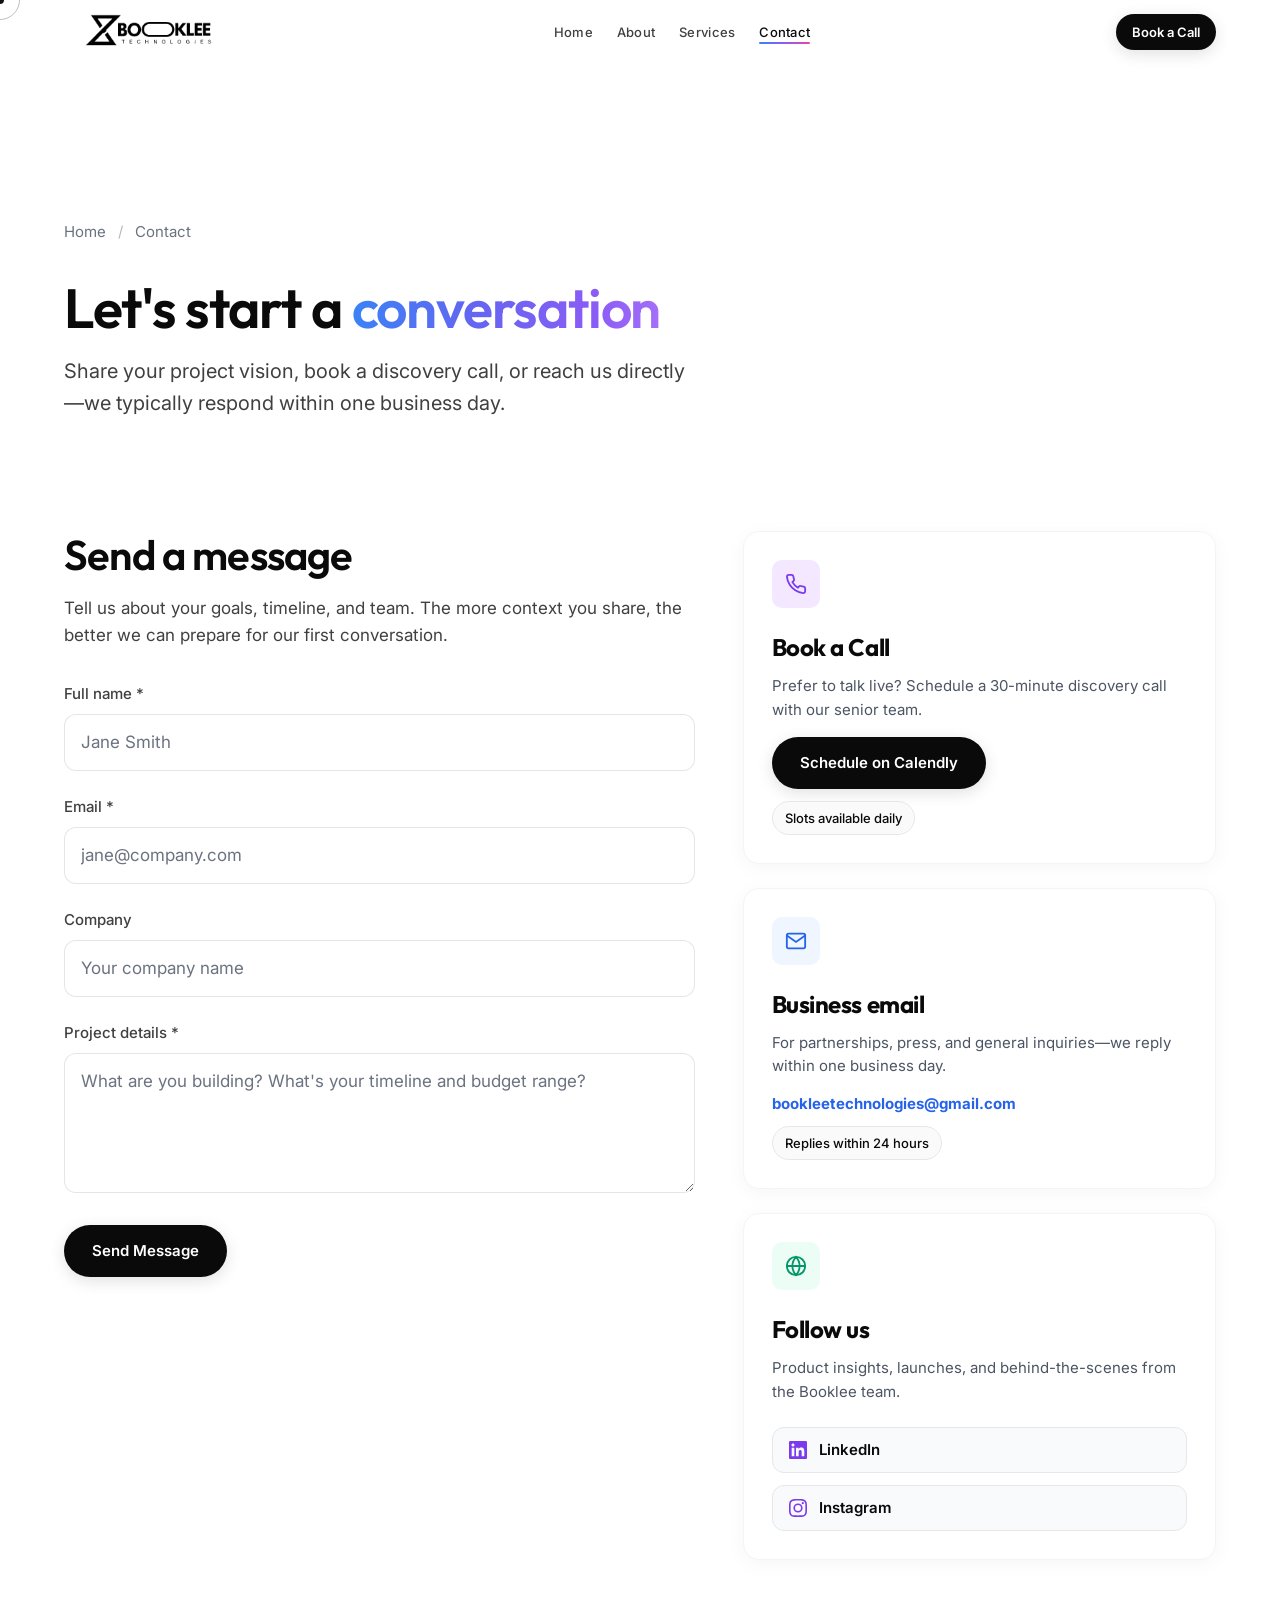
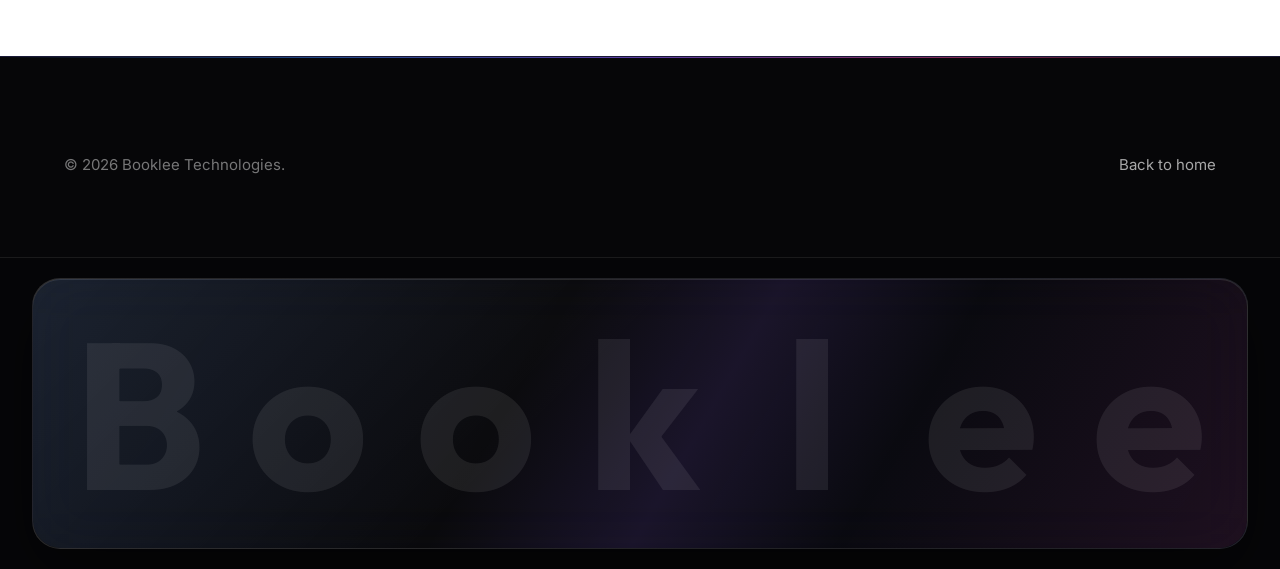
<file: contact.html>
<!DOCTYPE html>
<html lang="en">
<head>
  <meta charset="UTF-8">
  <meta name="viewport" content="width=device-width, initial-scale=1.0">
  <meta name="description" content="Contact Booklee Technologies — send a project inquiry, book a discovery call, or connect via email and social channels.">
  <meta name="theme-color" content="#ffffff">
  <title>Contact | Booklee Technologies</title>
  <link rel="icon" href="assets/images/booklee-logo.png" type="image/png">
  <link rel="preconnect" href="https://fonts.googleapis.com">
  <link rel="preconnect" href="https://fonts.gstatic.com" crossorigin>
  <link href="https://fonts.googleapis.com/css2?family=Inter:wght@400;500;600&family=Outfit:wght@500;600;700&display=swap" rel="stylesheet">
  <link rel="stylesheet" href="assets/css/styles.css">
</head>
<body>
  <div id="page-loader" class="page-loader" role="status" aria-label="Loading"><img src="assets/images/booklee-logo.png" alt="" class="page-loader__logo-img" width="640" height="640" decoding="async"><div class="page-loader__bar"><div class="page-loader__progress"></div></div></div>
  <div id="scroll-progress" class="scroll-progress" role="progressbar" aria-valuemin="0" aria-valuemax="100" aria-valuenow="0"></div>
  <div id="cursor-dot" class="cursor-dot" aria-hidden="true"></div>
  <div id="cursor-ring" class="cursor-ring" aria-hidden="true"></div>
  <div id="mouse-gradient" class="mouse-gradient" aria-hidden="true"></div>
  <div class="bg-canvas" aria-hidden="true"><div id="bg-particles" class="bg-particles"></div></div>
  <div class="bg-mesh" aria-hidden="true"></div>

  <header id="header" class="header">
    <div class="container">
      <nav class="nav" aria-label="Main navigation">
        <a href="index.html" class="nav__logo" aria-label="Booklee Technologies home"><img src="assets/images/booklee-logo.png" alt="Booklee Technologies" class="nav__logo-img" width="560" height="560" decoding="async"></a>
        <ul class="nav__links" role="list">
          <li><a href="index.html" class="nav__link">Home</a></li>
          <li><a href="about.html" class="nav__link">About</a></li>
          <li><a href="services.html" class="nav__link">Services</a></li>
          <li><a href="contact.html" class="nav__link">Contact</a></li>
        </ul>
        <div class="nav__actions"><a href="book-call.html" class="btn btn--primary btn--sm">Book a Call</a></div>
        <button id="nav-toggle" class="nav__toggle" type="button" aria-expanded="false" aria-controls="mobile-menu" aria-label="Open menu"><span class="nav__toggle-bar"></span><span class="nav__toggle-bar"></span><span class="nav__toggle-bar"></span></button>
      </nav>
    </div>
  </header>
  <div id="mobile-menu" class="mobile-menu" aria-hidden="true">
    <a href="index.html" class="mobile-menu__link">Home</a>
    <a href="about.html" class="mobile-menu__link">About</a>
    <a href="services.html" class="mobile-menu__link">Services</a>
    <a href="contact.html" class="mobile-menu__link">Contact</a>
    <a href="book-call.html" class="btn btn--primary">Book a Call</a>
  </div>

  <main>
    <section class="page-hero">
      <div class="container">
        <nav class="breadcrumb reveal" aria-label="Breadcrumb"><a href="index.html">Home</a><span class="breadcrumb__sep">/</span><span aria-current="page">Contact</span></nav>
        <h1 class="page-hero__title reveal">Let's start a <span class="text-gradient">conversation</span></h1>
        <p class="page-hero__desc reveal">Share your project vision, book a discovery call, or reach us directly—we typically respond within one business day.</p>
      </div>
    </section>

    <section class="section section--contact-page">
      <div class="container contact-layout">
        <div class="contact-form-wrap reveal reveal--left">
          <h2 class="section__title">Send a message</h2>
          <p class="text-muted mb-xl">Tell us about your goals, timeline, and team. The more context you share, the better we can prepare for our first conversation.</p>
          <div id="form-success" class="form-success" role="alert" tabindex="-1">
            Thank you! Your message has been sent to our team. We'll be in touch shortly.
          </div>
          <div id="form-send-error" class="form-send-error" role="alert" tabindex="-1"></div>
          <form id="contact-form" action="https://formsubmit.co/bookleetechnologies@gmail.com" method="POST" novalidate>
            <input type="text" name="_honey" id="_honey" class="form-honey" tabindex="-1" autocomplete="off" aria-hidden="true">
            <input type="hidden" name="_subject" value="New contact inquiry — Booklee Technologies website">
            <input type="hidden" name="_template" value="table">
            <input type="hidden" name="_captcha" value="false">
            <div class="form-group">
              <label class="form-label" for="name">Full name *</label>
              <input class="form-input" type="text" id="name" name="name" required autocomplete="name" placeholder="Jane Smith">
              <span class="form-error" role="alert"></span>
            </div>
            <div class="form-group">
              <label class="form-label" for="email">Email *</label>
              <input class="form-input" type="email" id="email" name="email" required autocomplete="email" placeholder="jane@company.com">
              <span class="form-error" role="alert"></span>
            </div>
            <div class="form-group">
              <label class="form-label" for="company">Company</label>
              <input class="form-input" type="text" id="company" name="company" autocomplete="organization" placeholder="Your company name">
            </div>
            <div class="form-group">
              <label class="form-label" for="details">Project details *</label>
              <textarea class="form-textarea" id="details" name="details" required placeholder="What are you building? What's your timeline and budget range?"></textarea>
              <span class="form-error" role="alert"></span>
            </div>
            <button type="submit" class="btn btn--primary">Send Message</button>
          </form>
        </div>
        <aside class="contact-aside reveal reveal--right">
          <article class="contact-card contact-card--call">
            <div class="contact-card__icon" aria-hidden="true">
              <svg viewBox="0 0 24 24" fill="none" stroke="currentColor" stroke-width="2"><path d="M22 16.92v3a2 2 0 0 1-2.18 2 19.79 19.79 0 0 1-8.63-3.07 19.5 19.5 0 0 1-6-6 19.79 19.79 0 0 1-3.07-8.67A2 2 0 0 1 4.11 2h3a2 2 0 0 1 2 1.72 12.84 12.84 0 0 0 .7 2.81 2 2 0 0 1-.45 2.11L8.09 9.91a16 16 0 0 0 6 6l1.27-1.27a2 2 0 0 1 2.11-.45 12.84 12.84 0 0 0 2.81.7A2 2 0 0 1 22 16.92z"/></svg>
            </div>
            <h3 class="contact-card__title">Book a Call</h3>
            <p class="contact-card__text">Prefer to talk live? Schedule a 30-minute discovery call with our senior team.</p>
            <a href="book-call.html" class="btn btn--primary">Schedule on Calendly</a>
            <span class="contact-card__badge">Slots available daily</span>
          </article>

          <article class="contact-card contact-card--email">
            <div class="contact-card__icon" aria-hidden="true">
              <svg viewBox="0 0 24 24" fill="none" stroke="currentColor" stroke-width="2"><path d="M4 4h16c1.1 0 2 .9 2 2v12c0 1.1-.9 2-2 2H4c-1.1 0-2-.9-2-2V6c0-1.1.9-2 2-2z"/><polyline points="22,6 12,13 2,6"/></svg>
            </div>
            <h3 class="contact-card__title">Business email</h3>
            <p class="contact-card__text">For partnerships, press, and general inquiries—we reply within one business day.</p>
            <a href="mailto:bookleetechnologies@gmail.com" class="contact-card__cta" data-site-email="text">bookleetechnologies@gmail.com</a>
            <span class="contact-card__badge">Replies within 24 hours</span>
          </article>

          <article class="contact-card contact-card--social">
            <div class="contact-card__icon" aria-hidden="true">
              <svg viewBox="0 0 24 24" fill="none" stroke="currentColor" stroke-width="2"><circle cx="12" cy="12" r="10"/><path d="M2 12h20M12 2a15.3 15.3 0 0 1 4 10 15.3 15.3 0 0 1-4 10 15.3 15.3 0 0 1-4-10 15.3 15.3 0 0 1 4-10z"/></svg>
            </div>
            <h3 class="contact-card__title">Follow us</h3>
            <p class="contact-card__text">Product insights, launches, and behind-the-scenes from the Booklee team.</p>
            <div class="contact-card__social">
              <a href="https://www.linkedin.com/company/booklee--technologies/" class="contact-card__social-link" data-site-linkedin target="_blank" rel="noopener noreferrer" aria-label="Booklee Technologies on LinkedIn">
                <svg viewBox="0 0 24 24" fill="currentColor" aria-hidden="true"><path d="M20.447 20.452h-3.554v-5.569c0-1.328-.027-3.037-1.852-3.037-1.853 0-2.136 1.445-2.136 2.939v5.667H9.351V9h3.414v1.561h.046c.477-.9 1.637-1.85 3.37-1.85 3.601 0 4.267 2.37 4.267 5.455v6.286zM5.337 7.433c-1.144 0-2.063-.926-2.063-2.065 0-1.138.92-2.063 2.063-2.063 1.14 0 2.064.925 2.064 2.063 0 1.139-.925 2.065-2.064 2.065zm1.782 13.019H3.555V9h3.564v11.452zM22.225 0H1.771C.792 0 0 .774 0 1.729v20.542C0 23.227.792 24 1.771 24h20.451C23.2 24 24 23.227 24 22.271V1.729C24 .774 23.2 0 22.222 0h.003z"/></svg>
                LinkedIn
              </a>
              <a href="https://www.instagram.com/booklee_technologies/" class="contact-card__social-link" data-site-instagram target="_blank" rel="noopener noreferrer" aria-label="Booklee Technologies on Instagram">
                <svg viewBox="0 0 24 24" fill="currentColor" aria-hidden="true"><path d="M12 2.163c3.204 0 3.584.012 4.85.07 3.252.148 4.771 1.691 4.919 4.919.058 1.265.069 1.645.069 4.849 0 3.205-.012 3.584-.069 4.849-.149 3.225-1.664 4.771-4.919 4.919-1.266.058-1.644.07-4.85.07-3.204 0-3.584-.012-4.849-.07-3.26-.149-4.771-1.699-4.919-4.92-.058-1.265-.07-1.644-.07-4.849 0-3.204.013-3.583.07-4.849.149-3.227 1.664-4.771 4.919-4.919 1.266-.057 1.645-.069 4.849-.069zM12 0C8.741 0 8.333.014 7.053.072 2.695.272.273 2.69.073 7.052.014 8.333 0 8.741 0 12c0 3.259.014 3.668.072 4.948.2 4.358 2.618 6.78 6.98 6.98C8.333 23.986 8.741 24 12 24c3.259 0 3.668-.014 4.948-.072 4.354-.2 6.782-2.618 6.979-6.98.059-1.28.073-1.689.073-4.948 0-3.259-.014-3.667-.072-4.947-.196-4.354-2.617-6.78-6.979-6.98C15.668.014 15.259 0 12 0zm0 5.838a6.162 6.162 0 1 0 0 12.324 6.162 6.162 0 0 0 0-12.324zM12 16a4 4 0 1 1 0-8 4 4 0 0 1 0 8zm6.406-11.845a1.44 1.44 0 1 0 0 2.881 1.44 1.44 0 0 0 0-2.881z"/></svg>
                Instagram
              </a>
            </div>
          </article>
        </aside>
      </div>
    </section>
  </main>

  <footer class="footer">
    <div class="container">
      <div class="footer__bottom" style="border-top:none;padding-top:0">
        <p>&copy; <span id="year"></span> Booklee Technologies.</p>
        <p><a href="index.html">Back to home</a></p>
      </div>
    </div>
    <div class="footer__signature" id="footer-signature">
      <div class="footer__signature-glow" id="footer-booklee-glow" aria-hidden="true"></div>
      <div class="footer__signature-glass" aria-hidden="true"></div>
      <span class="footer__booklee reveal-stagger" role="img" aria-label="Booklee">
        <span class="footer__booklee-char" tabindex="0">B</span>
        <span class="footer__booklee-char" tabindex="0">o</span>
        <span class="footer__booklee-char" tabindex="0">o</span>
        <span class="footer__booklee-char" tabindex="0">k</span>
        <span class="footer__booklee-char" tabindex="0">l</span>
        <span class="footer__booklee-char" tabindex="0">e</span>
        <span class="footer__booklee-char" tabindex="0">e</span>
      </span>
    </div>
  </footer>
  <script>document.getElementById("year").textContent = new Date().getFullYear();</script>
  <script src="assets/js/scripts.js" defer></script>
</body>
</html>
</file>
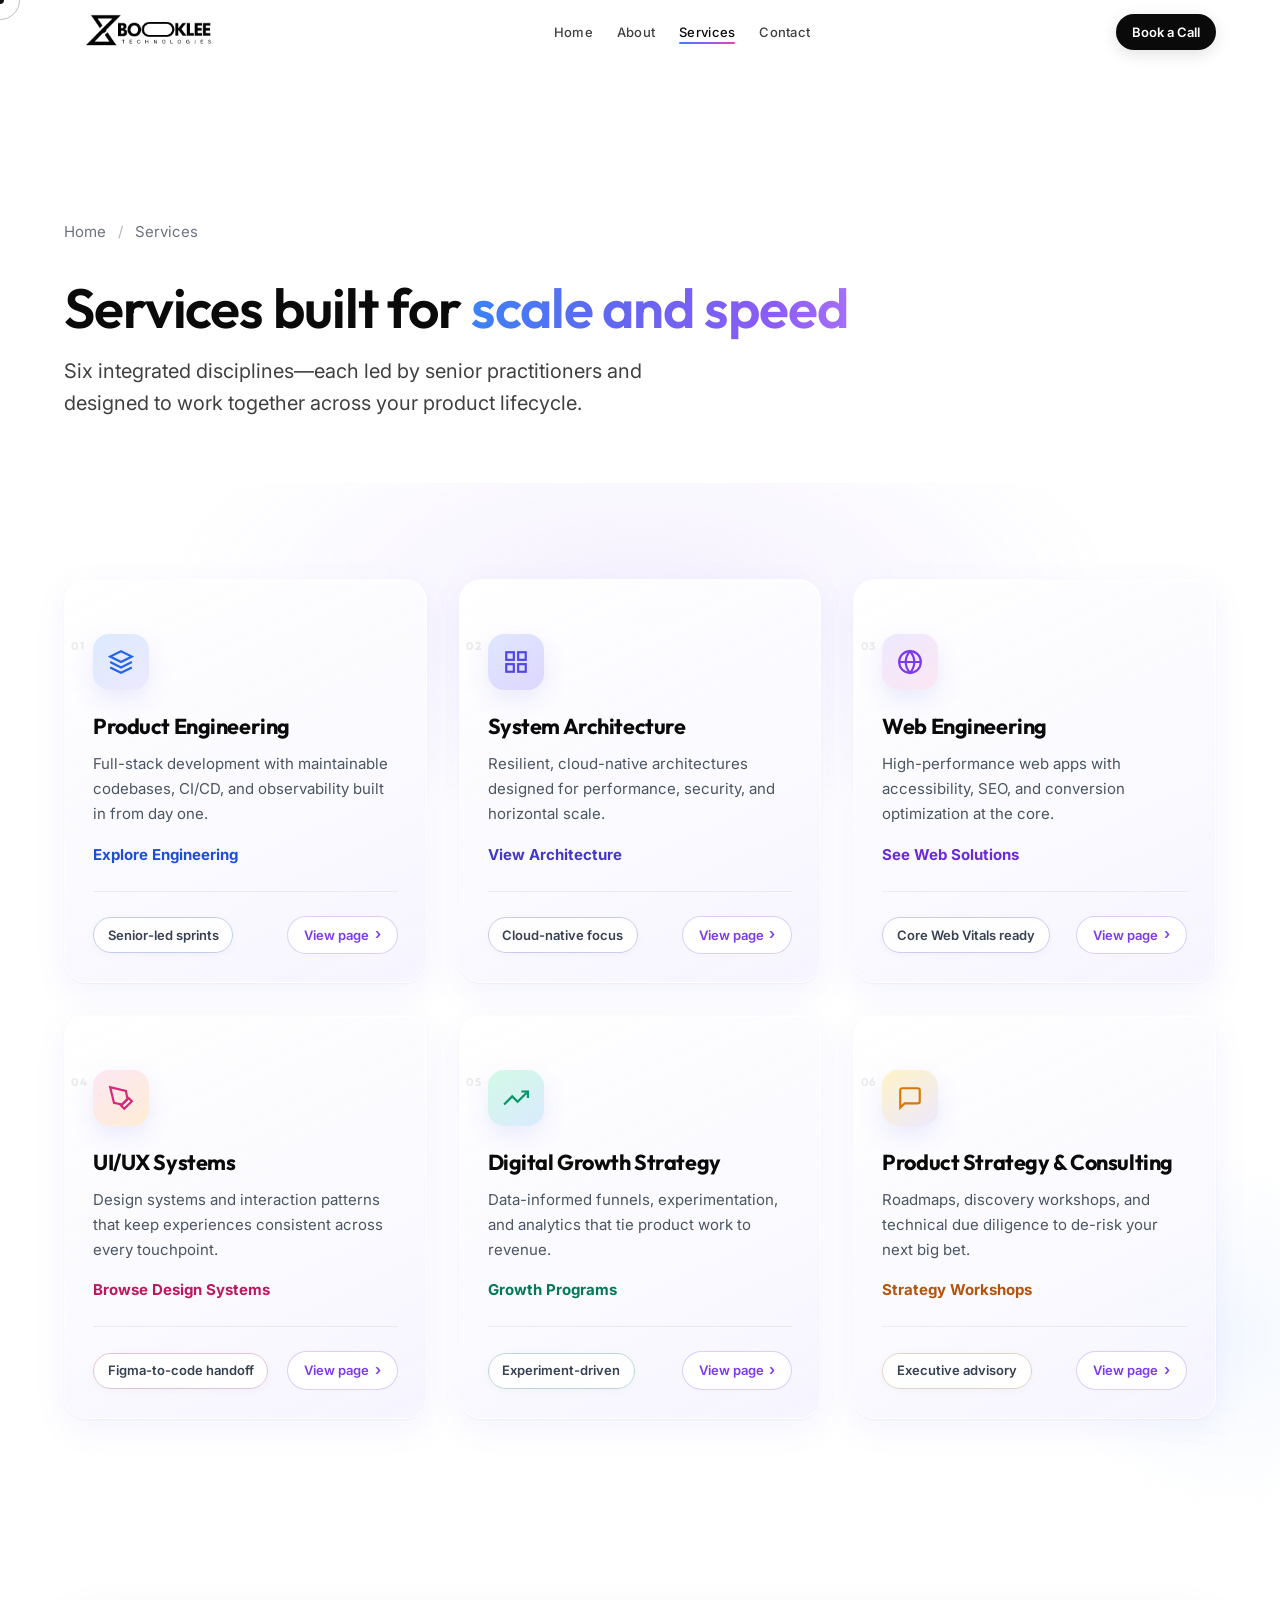
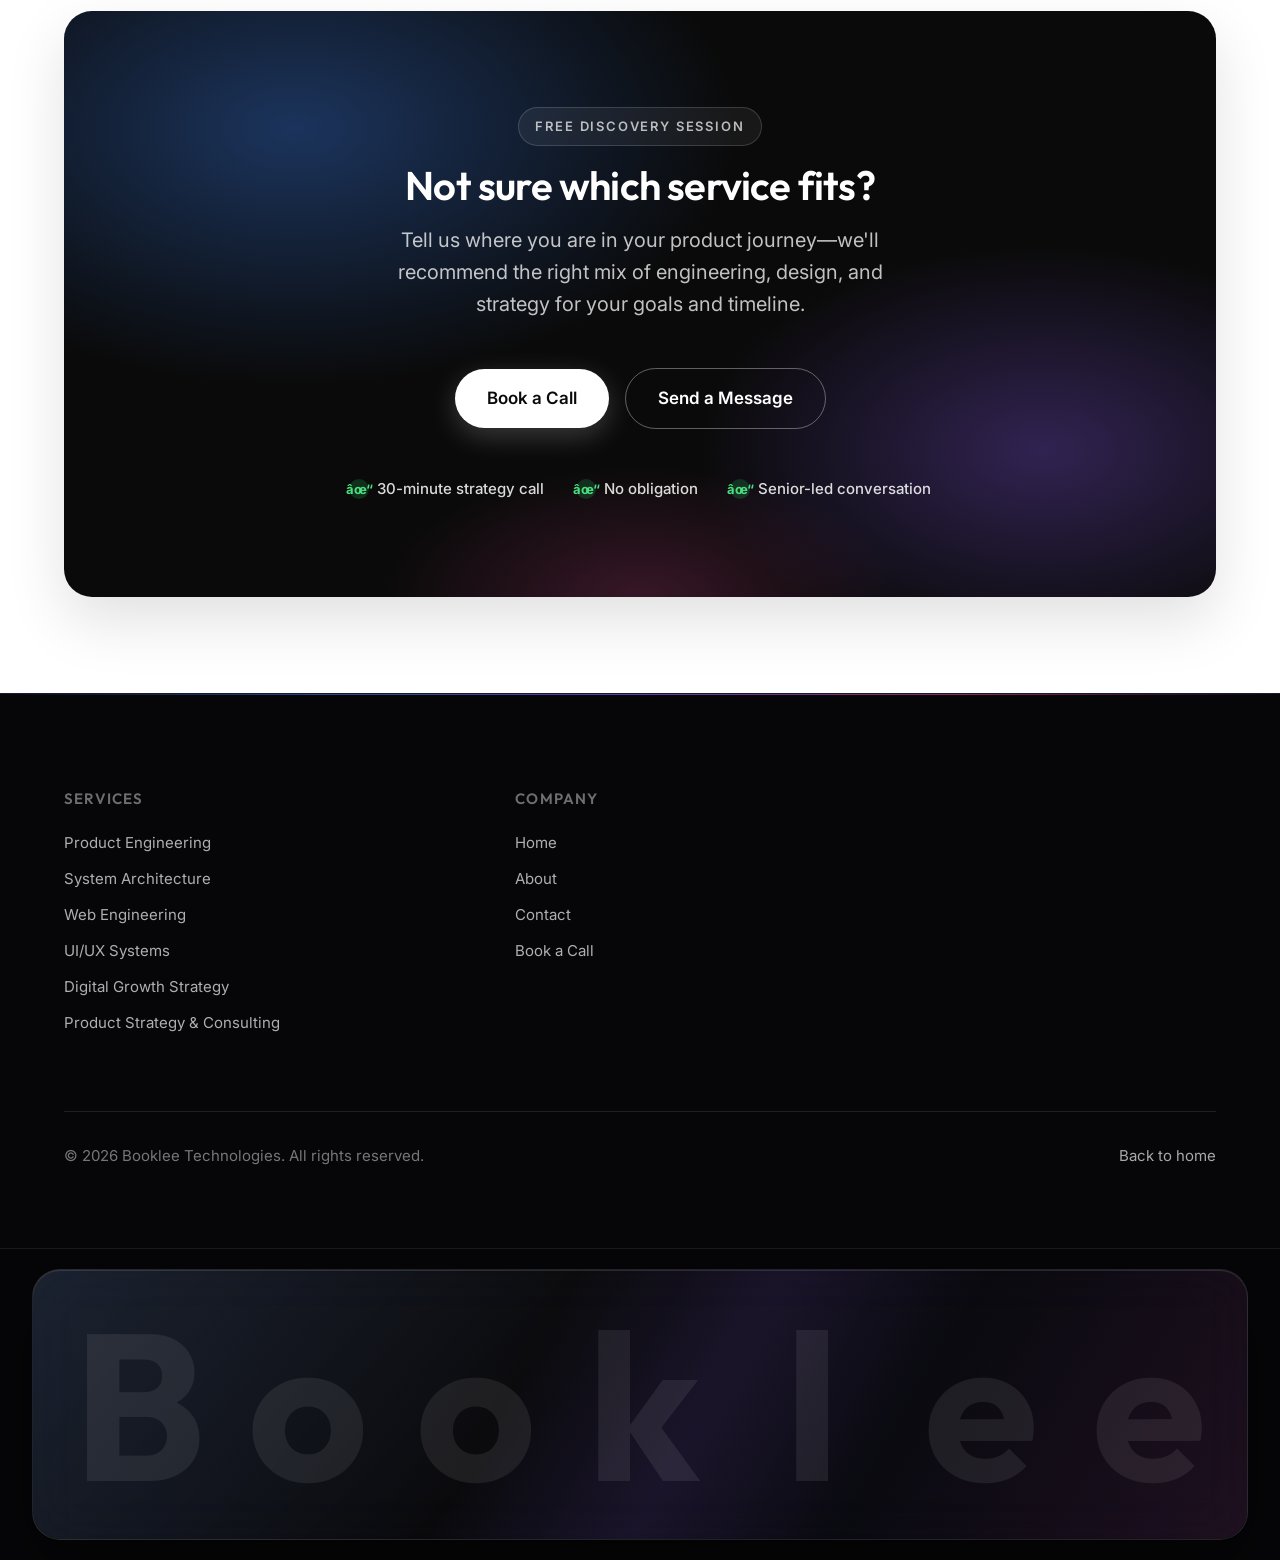
<file: services.html>
﻿<!DOCTYPE html>
<html lang="en">
<head>
  <meta charset="UTF-8">
  <meta name="viewport" content="width=device-width, initial-scale=1.0">
  <meta name="description" content="Booklee Technologies services — product engineering, system architecture, web engineering, UI/UX systems, digital growth, and product strategy.">
  <meta name="theme-color" content="#050816">
  <title>Services | Booklee Technologies</title>
  <link rel="icon" href="assets/images/booklee-logo.png" type="image/png">
  <link rel="preconnect" href="https://fonts.googleapis.com">
  <link rel="preconnect" href="https://fonts.gstatic.com" crossorigin>
  <link href="https://fonts.googleapis.com/css2?family=Inter:wght@400;500;600&family=Outfit:wght@500;600;700&display=swap" rel="stylesheet">
  <link rel="stylesheet" href="assets/css/styles.css">
</head>
<body>
  <div id="page-loader" class="page-loader" role="status" aria-label="Loading"><img src="assets/images/booklee-logo.png" alt="" class="page-loader__logo-img" width="640" height="640" decoding="async"><div class="page-loader__bar"><div class="page-loader__progress"></div></div></div>
  <div id="scroll-progress" class="scroll-progress" role="progressbar" aria-valuemin="0" aria-valuemax="100" aria-valuenow="0"></div>
  <div id="cursor-dot" class="cursor-dot" aria-hidden="true"></div>
  <div id="cursor-ring" class="cursor-ring" aria-hidden="true"></div>
  <div id="mouse-gradient" class="mouse-gradient" aria-hidden="true"></div>
  <div class="bg-canvas" aria-hidden="true"><div id="bg-particles" class="bg-particles"></div></div>
  <div class="bg-mesh" aria-hidden="true"></div>

  <header id="header" class="header">
    <div class="container">
      <nav class="nav" aria-label="Main navigation">
        <a href="index.html" class="nav__logo" aria-label="Booklee Technologies home"><img src="assets/images/booklee-logo.png" alt="Booklee Technologies" class="nav__logo-img" width="560" height="560" decoding="async"></a>
        <ul class="nav__links" role="list">
          <li><a href="index.html" class="nav__link">Home</a></li>
          <li><a href="about.html" class="nav__link">About</a></li>
          <li><a href="services.html" class="nav__link">Services</a></li>
          <li><a href="contact.html" class="nav__link">Contact</a></li>
        </ul>
        <div class="nav__actions"><a href="book-call.html" class="btn btn--primary btn--sm">Book a Call</a></div>
        <button id="nav-toggle" class="nav__toggle" type="button" aria-expanded="false" aria-controls="mobile-menu" aria-label="Open menu"><span class="nav__toggle-bar"></span><span class="nav__toggle-bar"></span><span class="nav__toggle-bar"></span></button>
      </nav>
    </div>
  </header>
  <div id="mobile-menu" class="mobile-menu" aria-hidden="true">
    <a href="index.html" class="mobile-menu__link">Home</a>
    <a href="about.html" class="mobile-menu__link">About</a>
    <a href="services.html" class="mobile-menu__link">Services</a>
    <a href="contact.html" class="mobile-menu__link">Contact</a>
    <a href="book-call.html" class="btn btn--primary">Book a Call</a>
  </div>

  <main>
    <section class="page-hero">
      <div class="container">
        <nav class="breadcrumb reveal" aria-label="Breadcrumb"><a href="index.html">Home</a><span class="breadcrumb__sep">/</span><span aria-current="page">Services</span></nav>
        <h1 class="page-hero__title reveal">Services built for <span class="text-gradient">scale and speed</span></h1>
        <p class="page-hero__desc reveal">Six integrated disciplines—each led by senior practitioners and designed to work together across your product lifecycle.</p>
      </div>
    </section>

    <section class="section services-section" id="services-list" aria-label="All services">
      <div class="container">
        <div class="services-assemble" id="services-assemble">
          <article id="product-engineering" class="service-card service-card--from-left" data-service="product-engineering">
            <div class="service-card__orb" aria-hidden="true"></div>
            <div class="service-card__shine" aria-hidden="true"></div>            <div class="service-card__accent" aria-hidden="true"></div>
            <span class="service-card__number" aria-hidden="true">01</span>
            <div class="service-card__icon" aria-hidden="true">
              <svg viewBox="0 0 24 24" fill="none" stroke="currentColor" stroke-width="2"><path d="M12 2L2 7l10 5 10-5-10-5zM2 17l10 5 10-5M2 12l10 5 10-5"/></svg>
            </div>
            <h2 class="service-card__title"><a href="services/product-engineering.html">Product Engineering</a></h2>
            <p class="service-card__desc">Full-stack development with maintainable codebases, CI/CD, and observability built in from day one.</p>
            <a href="services/product-engineering.html" class="service-card__cta">Explore Engineering</a>
            <div class="service-card__footer"><span class="service-card__badge">Senior-led sprints</span> <a href="services/product-engineering.html" class="service-card__continue">View page <span aria-hidden="true">›</span></a></div>
          </article>
          <article id="system-architecture" class="service-card service-card--from-top" data-service="system-architecture">
            <div class="service-card__orb" aria-hidden="true"></div>
            <div class="service-card__shine" aria-hidden="true"></div>            <div class="service-card__accent" aria-hidden="true"></div>
            <span class="service-card__number" aria-hidden="true">02</span>
            <div class="service-card__icon" aria-hidden="true">
              <svg viewBox="0 0 24 24" fill="none" stroke="currentColor" stroke-width="2"><rect x="3" y="3" width="7" height="7"/><rect x="14" y="3" width="7" height="7"/><rect x="3" y="14" width="7" height="7"/><rect x="14" y="14" width="7" height="7"/></svg>
            </div>
            <h2 class="service-card__title"><a href="services/system-architecture.html">System Architecture</a></h2>
            <p class="service-card__desc">Resilient, cloud-native architectures designed for performance, security, and horizontal scale.</p>
            <a href="services/system-architecture.html" class="service-card__cta">View Architecture</a>
            <div class="service-card__footer"><span class="service-card__badge">Cloud-native focus</span> <a href="services/system-architecture.html" class="service-card__continue">View page <span aria-hidden="true">›</span></a></div>
          </article>
          <article id="web-engineering" class="service-card service-card--from-right" data-service="web-engineering">
            <div class="service-card__orb" aria-hidden="true"></div>
            <div class="service-card__shine" aria-hidden="true"></div>            <div class="service-card__accent" aria-hidden="true"></div>
            <span class="service-card__number" aria-hidden="true">03</span>
            <div class="service-card__icon" aria-hidden="true">
              <svg viewBox="0 0 24 24" fill="none" stroke="currentColor" stroke-width="2"><circle cx="12" cy="12" r="10"/><path d="M2 12h20M12 2a15.3 15.3 0 0 1 4 10 15.3 15.3 0 0 1-4 10 15.3 15.3 0 0 1-4-10 15.3 15.3 0 0 1 4-10z"/></svg>
            </div>
            <h2 class="service-card__title"><a href="services/web-engineering.html">Web Engineering</a></h2>
            <p class="service-card__desc">High-performance web apps with accessibility, SEO, and conversion optimization at the core.</p>
            <a href="services/web-engineering.html" class="service-card__cta">See Web Solutions</a>
            <div class="service-card__footer"><span class="service-card__badge">Core Web Vitals ready</span> <a href="services/web-engineering.html" class="service-card__continue">View page <span aria-hidden="true">›</span></a></div>
          </article>
          <article id="ui-ux-systems" class="service-card service-card--from-bottom" data-service="ui-ux-systems">
            <div class="service-card__orb" aria-hidden="true"></div>
            <div class="service-card__shine" aria-hidden="true"></div>            <div class="service-card__accent" aria-hidden="true"></div>
            <span class="service-card__number" aria-hidden="true">04</span>
            <div class="service-card__icon" aria-hidden="true">
              <svg viewBox="0 0 24 24" fill="none" stroke="currentColor" stroke-width="2"><path d="M12 19l7-7 3 3-7 7-3-3z"/><path d="M18 13l-1.5-7.5L2 2l3.5 14.5L13 18l5-5z"/></svg>
            </div>
            <h2 class="service-card__title"><a href="services/ui-ux-systems.html">UI/UX Systems</a></h2>
            <p class="service-card__desc">Design systems and interaction patterns that keep experiences consistent across every touchpoint.</p>
            <a href="services/ui-ux-systems.html" class="service-card__cta">Browse Design Systems</a>
            <div class="service-card__footer"><span class="service-card__badge">Figma-to-code handoff</span> <a href="services/ui-ux-systems.html" class="service-card__continue">View page <span aria-hidden="true">›</span></a></div>
          </article>
          <article id="digital-growth" class="service-card service-card--from-left" data-service="digital-growth-strategy">
            <div class="service-card__orb" aria-hidden="true"></div>
            <div class="service-card__shine" aria-hidden="true"></div>            <div class="service-card__accent" aria-hidden="true"></div>
            <span class="service-card__number" aria-hidden="true">05</span>
            <div class="service-card__icon" aria-hidden="true">
              <svg viewBox="0 0 24 24" fill="none" stroke="currentColor" stroke-width="2"><path d="M23 6l-9.5 9.5-5-5L1 18"/><path d="M17 6h6v6"/></svg>
            </div>
            <h2 class="service-card__title"><a href="services/digital-growth-strategy.html">Digital Growth Strategy</a></h2>
            <p class="service-card__desc">Data-informed funnels, experimentation, and analytics that tie product work to revenue.</p>
            <a href="services/digital-growth-strategy.html" class="service-card__cta">Growth Programs</a>
            <div class="service-card__footer"><span class="service-card__badge">Experiment-driven</span> <a href="services/digital-growth-strategy.html" class="service-card__continue">View page <span aria-hidden="true">›</span></a></div>
          </article>
          <article id="product-strategy" class="service-card service-card--from-right" data-service="product-strategy-consulting">
            <div class="service-card__orb" aria-hidden="true"></div>
            <div class="service-card__shine" aria-hidden="true"></div>            <div class="service-card__accent" aria-hidden="true"></div>
            <span class="service-card__number" aria-hidden="true">06</span>
            <div class="service-card__icon" aria-hidden="true">
              <svg viewBox="0 0 24 24" fill="none" stroke="currentColor" stroke-width="2"><path d="M21 15a2 2 0 0 1-2 2H7l-4 4V5a2 2 0 0 1 2-2h14a2 2 0 0 1 2 2z"/></svg>
            </div>
            <h2 class="service-card__title"><a href="services/product-strategy-consulting.html">Product Strategy & Consulting</a></h2>
            <p class="service-card__desc">Roadmaps, discovery workshops, and technical due diligence to de-risk your next big bet.</p>
            <a href="services/product-strategy-consulting.html" class="service-card__cta">Strategy Workshops</a>
            <div class="service-card__footer"><span class="service-card__badge">Executive advisory</span> <a href="services/product-strategy-consulting.html" class="service-card__continue">View page <span aria-hidden="true">›</span></a></div>
          </article>
        </div>
      </div>
    </section>

    <section class="section section--cta">
      <div class="container reveal">
        <div class="cta-banner cta-banner--featured">
          <div class="cta-banner__glow" aria-hidden="true"></div>
          <div class="cta-banner__inner">
            <span class="cta-banner__eyebrow">Free discovery session</span>
            <h2 class="cta-banner__title">Not sure which service fits?</h2>
            <p class="cta-banner__text">Tell us where you are in your product journey—we'll recommend the right mix of engineering, design, and strategy for your goals and timeline.</p>
            <div class="cta-banner__actions">
              <a href="book-call.html" class="btn btn--primary btn--lg">Book a Call</a>
              <a href="contact.html" class="btn btn--ghost btn--lg">Send a Message</a>
            </div>
            <ul class="cta-banner__perks" aria-label="What you get">
              <li><span class="cta-banner__perk-icon" aria-hidden="true">âœ“</span> 30-minute strategy call</li>
              <li><span class="cta-banner__perk-icon" aria-hidden="true">âœ“</span> No obligation</li>
              <li><span class="cta-banner__perk-icon" aria-hidden="true">âœ“</span> Senior-led conversation</li>
            </ul>
          </div>
        </div>
      </div>
    </section>
  </main>

  <footer class="footer">
    <div class="container">
      <div class="footer__grid">
        <div>
          <h3 class="footer__heading">Services</h3>
          <a href="services/product-engineering.html" class="footer__link">Product Engineering</a>
          <a href="services/system-architecture.html" class="footer__link">System Architecture</a>
          <a href="services/web-engineering.html" class="footer__link">Web Engineering</a>
          <a href="services/ui-ux-systems.html" class="footer__link">UI/UX Systems</a>
          <a href="services/digital-growth-strategy.html" class="footer__link">Digital Growth Strategy</a>
          <a href="services/product-strategy-consulting.html" class="footer__link">Product Strategy & Consulting</a>
        </div>
        <div>
          <h3 class="footer__heading">Company</h3>
          <a href="index.html" class="footer__link">Home</a>
          <a href="about.html" class="footer__link">About</a>
          <a href="contact.html" class="footer__link">Contact</a>
          <a href="book-call.html" class="footer__link">Book a Call</a>
        </div>
      </div>
      <div class="footer__bottom">
        <p>&copy; <span id="year"></span> Booklee Technologies. All rights reserved.</p>
        <p><a href="index.html">Back to home</a></p>
      </div>
    </div>
    <div class="footer__signature" id="footer-signature">
      <div class="footer__signature-glow" id="footer-booklee-glow" aria-hidden="true"></div>
      <div class="footer__signature-glass" aria-hidden="true"></div>
      <span class="footer__booklee reveal-stagger" role="img" aria-label="Booklee">
        <span class="footer__booklee-char" tabindex="0">B</span>
        <span class="footer__booklee-char" tabindex="0">o</span>
        <span class="footer__booklee-char" tabindex="0">o</span>
        <span class="footer__booklee-char" tabindex="0">k</span>
        <span class="footer__booklee-char" tabindex="0">l</span>
        <span class="footer__booklee-char" tabindex="0">e</span>
        <span class="footer__booklee-char" tabindex="0">e</span>
      </span>
    </div>
  </footer>
  <script>document.getElementById("year").textContent = new Date().getFullYear();</script>
  <script src="assets/js/scripts.js" defer></script>
</body>
</html>
</file>
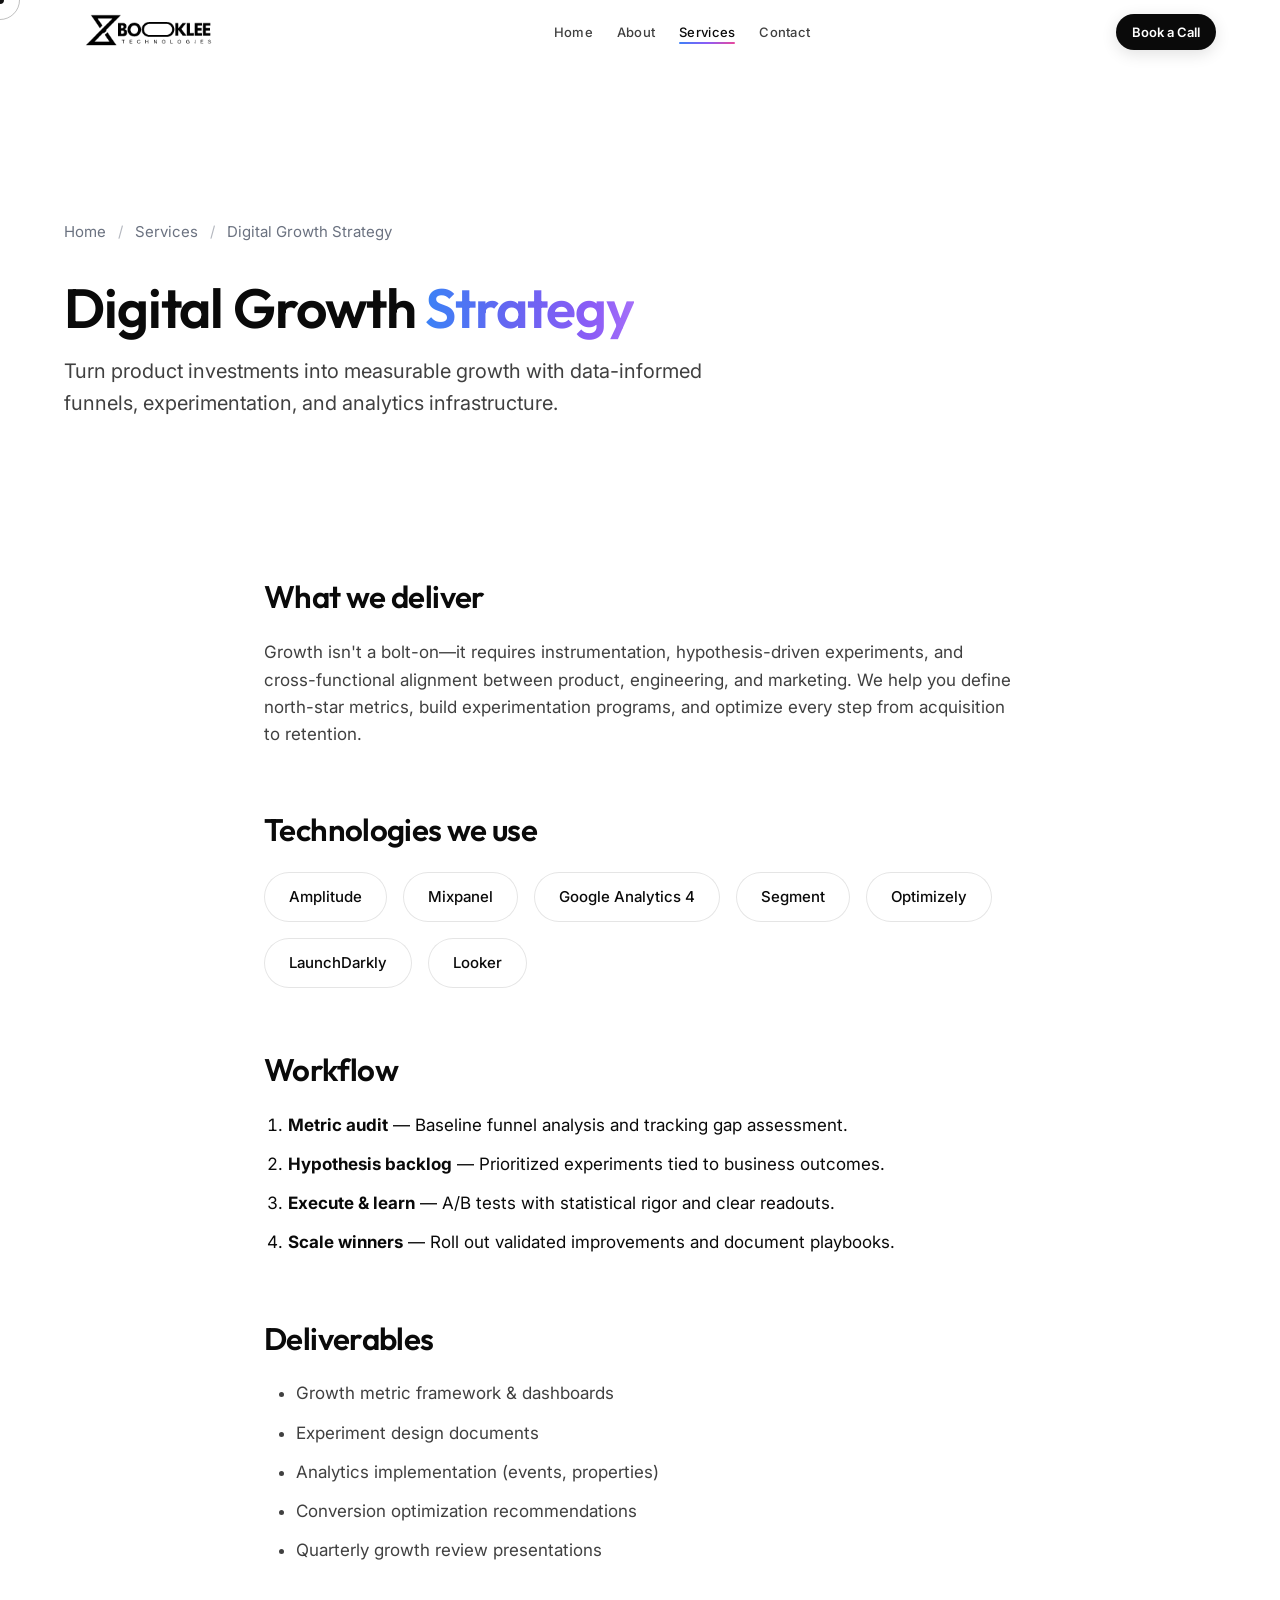
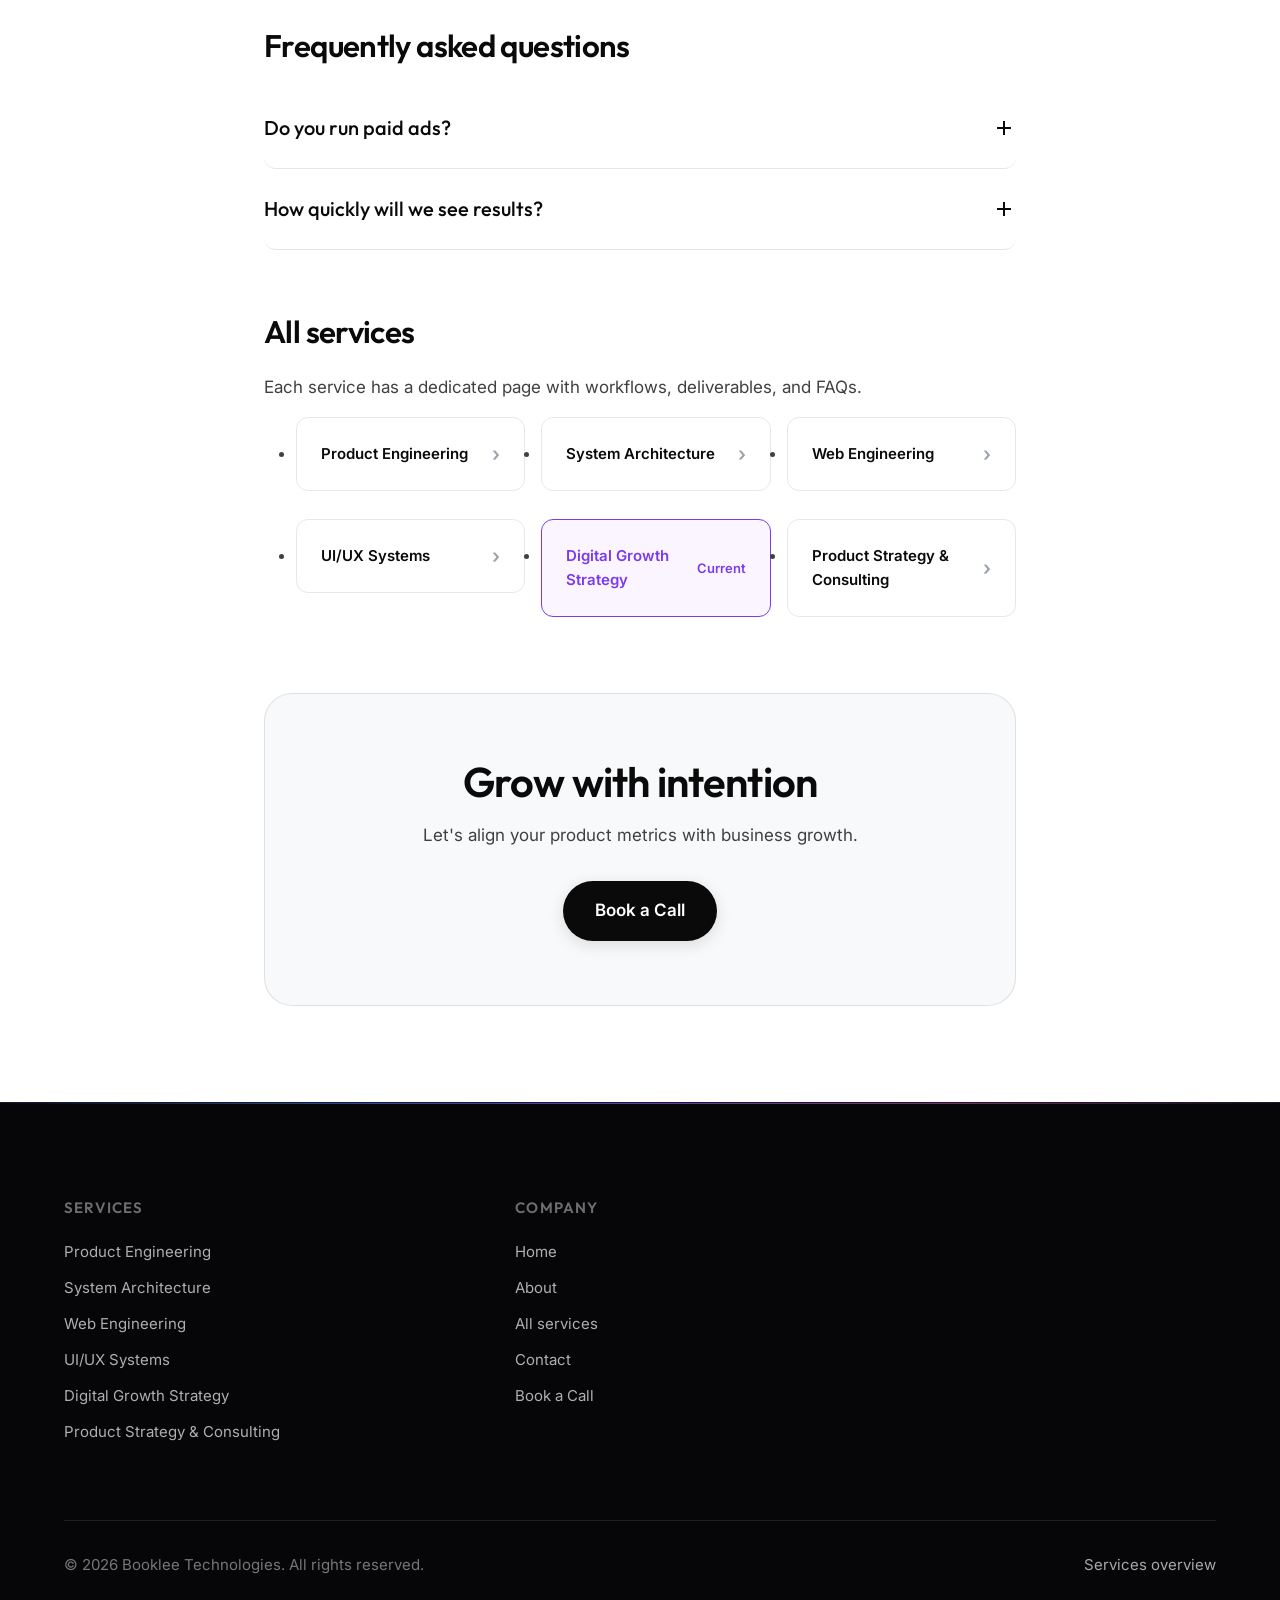
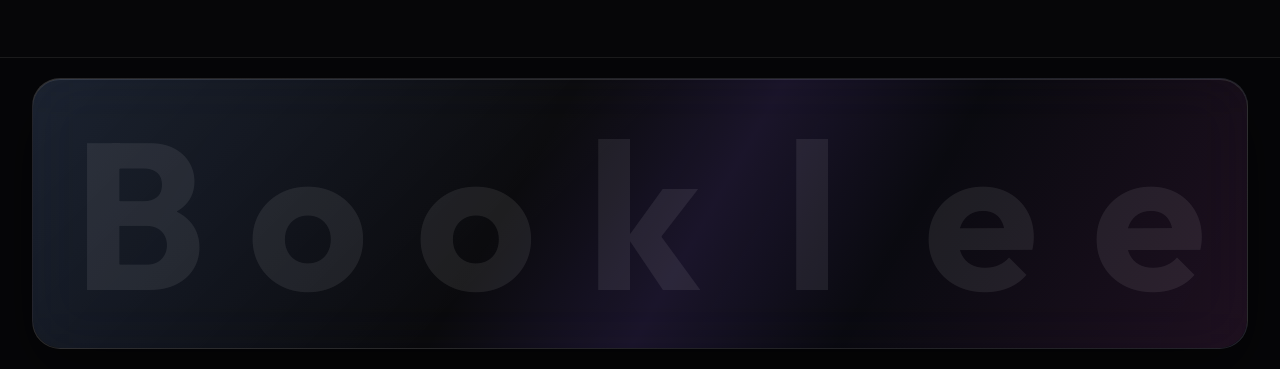
<file: services/digital-growth-strategy.html>
<!DOCTYPE html>
<html lang="en">
<head>
  <meta charset="UTF-8">
  <meta name="viewport" content="width=device-width, initial-scale=1.0">
  <meta name="description" content="Digital Growth Strategy by Booklee Technologies — funnels, experimentation, analytics, and conversion optimization.">
  <meta name="theme-color" content="#050816">
  <title>Digital Growth Strategy | Booklee Technologies</title>
  <link rel="icon" href="../assets/images/booklee-logo.png" type="image/png">
  <link rel="preconnect" href="https://fonts.googleapis.com">
  <link rel="preconnect" href="https://fonts.gstatic.com" crossorigin>
  <link href="https://fonts.googleapis.com/css2?family=Inter:wght@400;500;600&family=Outfit:wght@500;600;700&display=swap" rel="stylesheet">
  <link rel="stylesheet" href="../assets/css/styles.css">
</head>
<body>
  <div id="page-loader" class="page-loader" role="status" aria-label="Loading"><img src="../assets/images/booklee-logo.png" alt="" class="page-loader__logo-img" width="640" height="640" decoding="async"><div class="page-loader__bar"><div class="page-loader__progress"></div></div></div>
  <div id="scroll-progress" class="scroll-progress" role="progressbar" aria-valuemin="0" aria-valuemax="100" aria-valuenow="0"></div>
  <div id="cursor-dot" class="cursor-dot" aria-hidden="true"></div>
  <div id="cursor-ring" class="cursor-ring" aria-hidden="true"></div>
  <div id="mouse-gradient" class="mouse-gradient" aria-hidden="true"></div>
  <div class="bg-canvas" aria-hidden="true"><div id="bg-particles" class="bg-particles"></div></div>
  <div class="bg-mesh" aria-hidden="true"></div>

  <header id="header" class="header">
    <div class="container">
      <nav class="nav" aria-label="Main navigation">
        <a href="../index.html" class="nav__logo" aria-label="Booklee Technologies home"><img src="../assets/images/booklee-logo.png" alt="Booklee Technologies" class="nav__logo-img" width="560" height="560" decoding="async"></a>
        <ul class="nav__links" role="list">
          <li><a href="../index.html" class="nav__link">Home</a></li>
          <li><a href="../about.html" class="nav__link">About</a></li>
          <li><a href="../services.html" class="nav__link">Services</a></li>
          <li><a href="../contact.html" class="nav__link">Contact</a></li>
        </ul>
        <div class="nav__actions"><a href="../book-call.html" class="btn btn--primary btn--sm">Book a Call</a></div>
        <button id="nav-toggle" class="nav__toggle" type="button" aria-expanded="false" aria-controls="mobile-menu" aria-label="Open menu"><span class="nav__toggle-bar"></span><span class="nav__toggle-bar"></span><span class="nav__toggle-bar"></span></button>
      </nav>
    </div>
  </header>
  <div id="mobile-menu" class="mobile-menu" aria-hidden="true">
    <a href="../index.html" class="mobile-menu__link">Home</a>
    <a href="../about.html" class="mobile-menu__link">About</a>
    <a href="../services.html" class="mobile-menu__link">Services</a>
    <a href="../contact.html" class="mobile-menu__link">Contact</a>
    <a href="../book-call.html" class="btn btn--primary">Book a Call</a>
  </div>

  <main>
    <section class="page-hero">
      <div class="container">
        <nav class="breadcrumb reveal" aria-label="Breadcrumb">
          <a href="../index.html">Home</a><span class="breadcrumb__sep">/</span>
          <a href="../services.html">Services</a><span class="breadcrumb__sep">/</span>
          <span aria-current="page">Digital Growth Strategy</span>
        </nav>
        <h1 class="page-hero__title reveal">Digital Growth <span class="text-gradient">Strategy</span></h1>
        <p class="page-hero__desc reveal">Turn product investments into measurable growth with data-informed funnels, experimentation, and analytics infrastructure.</p>
      </div>
    </section>

    <section class="section">
      <div class="container container--narrow">
        <div class="content-block reveal">
          <h2>What we deliver</h2>
          <p>Growth isn't a bolt-on—it requires instrumentation, hypothesis-driven experiments, and cross-functional alignment between product, engineering, and marketing. We help you define north-star metrics, build experimentation programs, and optimize every step from acquisition to retention.</p>
        </div>

        <div class="content-block reveal">
          <h2>Technologies we use</h2>
          <div class="flex flex-wrap gap-md">
            <span class="tech-pill">Amplitude</span>
            <span class="tech-pill">Mixpanel</span>
            <span class="tech-pill">Google Analytics 4</span>
            <span class="tech-pill">Segment</span>
            <span class="tech-pill">Optimizely</span>
            <span class="tech-pill">LaunchDarkly</span>
            <span class="tech-pill">Looker</span>
          </div>
        </div>

        <div class="content-block reveal">
          <h2>Workflow</h2>
          <ol class="content-block" style="list-style: decimal; padding-left: 1.5rem;">
            <li><strong>Metric audit</strong> — Baseline funnel analysis and tracking gap assessment.</li>
            <li><strong>Hypothesis backlog</strong> — Prioritized experiments tied to business outcomes.</li>
            <li><strong>Execute & learn</strong> — A/B tests with statistical rigor and clear readouts.</li>
            <li><strong>Scale winners</strong> — Roll out validated improvements and document playbooks.</li>
          </ol>
        </div>

        <div class="content-block reveal">
          <h2>Deliverables</h2>
          <ul>
            <li>Growth metric framework & dashboards</li>
            <li>Experiment design documents</li>
            <li>Analytics implementation (events, properties)</li>
            <li>Conversion optimization recommendations</li>
            <li>Quarterly growth review presentations</li>
          </ul>
        </div>

        <div class="content-block reveal" id="faq">
          <h2>Frequently asked questions</h2>
          <div class="faq-item">
            <button class="faq-item__button" type="button" aria-expanded="false">Do you run paid ads?<svg class="faq-item__icon" viewBox="0 0 24 24" fill="none" stroke="currentColor" stroke-width="2" aria-hidden="true"><line x1="12" y1="5" x2="12" y2="19"/><line x1="5" y1="12" x2="19" y2="12"/></svg></button>
            <div class="faq-item__answer"><div class="faq-item__answer-inner">We focus on product-led growth, analytics, and on-site optimization. We partner with specialized media agencies when paid acquisition is in scope.</div></div>
          </div>
          <div class="faq-item">
            <button class="faq-item__button" type="button" aria-expanded="false">How quickly will we see results?<svg class="faq-item__icon" viewBox="0 0 24 24" fill="none" stroke="currentColor" stroke-width="2" aria-hidden="true"><line x1="12" y1="5" x2="12" y2="19"/><line x1="5" y1="12" x2="19" y2="12"/></svg></button>
            <div class="faq-item__answer"><div class="faq-item__answer-inner">Instrumentation improvements show within weeks. Meaningful experiment learnings typically emerge within 4–8 weeks depending on traffic volume.</div></div>
          </div>
        </div>

        <div class="content-block reveal" id="all-services">
          <h2>All services</h2>
          <p class="text-muted mb-lg">Each service has a dedicated page with workflows, deliverables, and FAQs.</p>
          <ul class="services-index" role="list">
            <li><a href="product-engineering.html" class="services-index__link">Product Engineering</a></li>
            <li><a href="system-architecture.html" class="services-index__link">System Architecture</a></li>
            <li><a href="web-engineering.html" class="services-index__link">Web Engineering</a></li>
            <li><a href="ui-ux-systems.html" class="services-index__link">UI/UX Systems</a></li>
            <li><a href="digital-growth-strategy.html" class="services-index__link is-current" aria-current="page">Digital Growth Strategy</a></li>
            <li><a href="product-strategy-consulting.html" class="services-index__link">Product Strategy & Consulting</a></li>
          </ul>
        </div>

        <div class="cta-banner reveal mt-2xl">
          <h2 class="cta-banner__title">Grow with intention</h2>
          <p class="cta-banner__text">Let's align your product metrics with business growth.</p>
          <a href="../book-call.html" class="btn btn--primary btn--lg">Book a Call</a>
        </div>
      </div>
    </section>
  </main>

  <footer class="footer">
    <div class="container">
      <div class="footer__grid">
        <div>
          <h3 class="footer__heading">Services</h3>
          <a href="product-engineering.html" class="footer__link">Product Engineering</a>
          <a href="system-architecture.html" class="footer__link">System Architecture</a>
          <a href="web-engineering.html" class="footer__link">Web Engineering</a>
          <a href="ui-ux-systems.html" class="footer__link">UI/UX Systems</a>
          <a href="digital-growth-strategy.html" class="footer__link">Digital Growth Strategy</a>
          <a href="product-strategy-consulting.html" class="footer__link">Product Strategy & Consulting</a>
        </div>
        <div>
          <h3 class="footer__heading">Company</h3>
          <a href="../index.html" class="footer__link">Home</a>
          <a href="../about.html" class="footer__link">About</a>
          <a href="../services.html" class="footer__link">All services</a>
          <a href="../contact.html" class="footer__link">Contact</a>
          <a href="../book-call.html" class="footer__link">Book a Call</a>
        </div>
      </div>
      <div class="footer__bottom">
        <p>&copy; <span id="year"></span> Booklee Technologies. All rights reserved.</p>
        <p><a href="../services.html">Services overview</a></p>
      </div>
    </div>
    <div class="footer__signature" id="footer-signature">
      <div class="footer__signature-glow" id="footer-booklee-glow" aria-hidden="true"></div>
      <div class="footer__signature-glass" aria-hidden="true"></div>
      <span class="footer__booklee reveal-stagger" role="img" aria-label="Booklee">
        <span class="footer__booklee-char" tabindex="0">B</span>
        <span class="footer__booklee-char" tabindex="0">o</span>
        <span class="footer__booklee-char" tabindex="0">o</span>
        <span class="footer__booklee-char" tabindex="0">k</span>
        <span class="footer__booklee-char" tabindex="0">l</span>
        <span class="footer__booklee-char" tabindex="0">e</span>
        <span class="footer__booklee-char" tabindex="0">e</span>
      </span>
    </div>
  </footer>
  <script>document.getElementById("year").textContent = new Date().getFullYear();</script>
  <script src="../assets/js/scripts.js" defer></script>
</body>
</html>
</file>
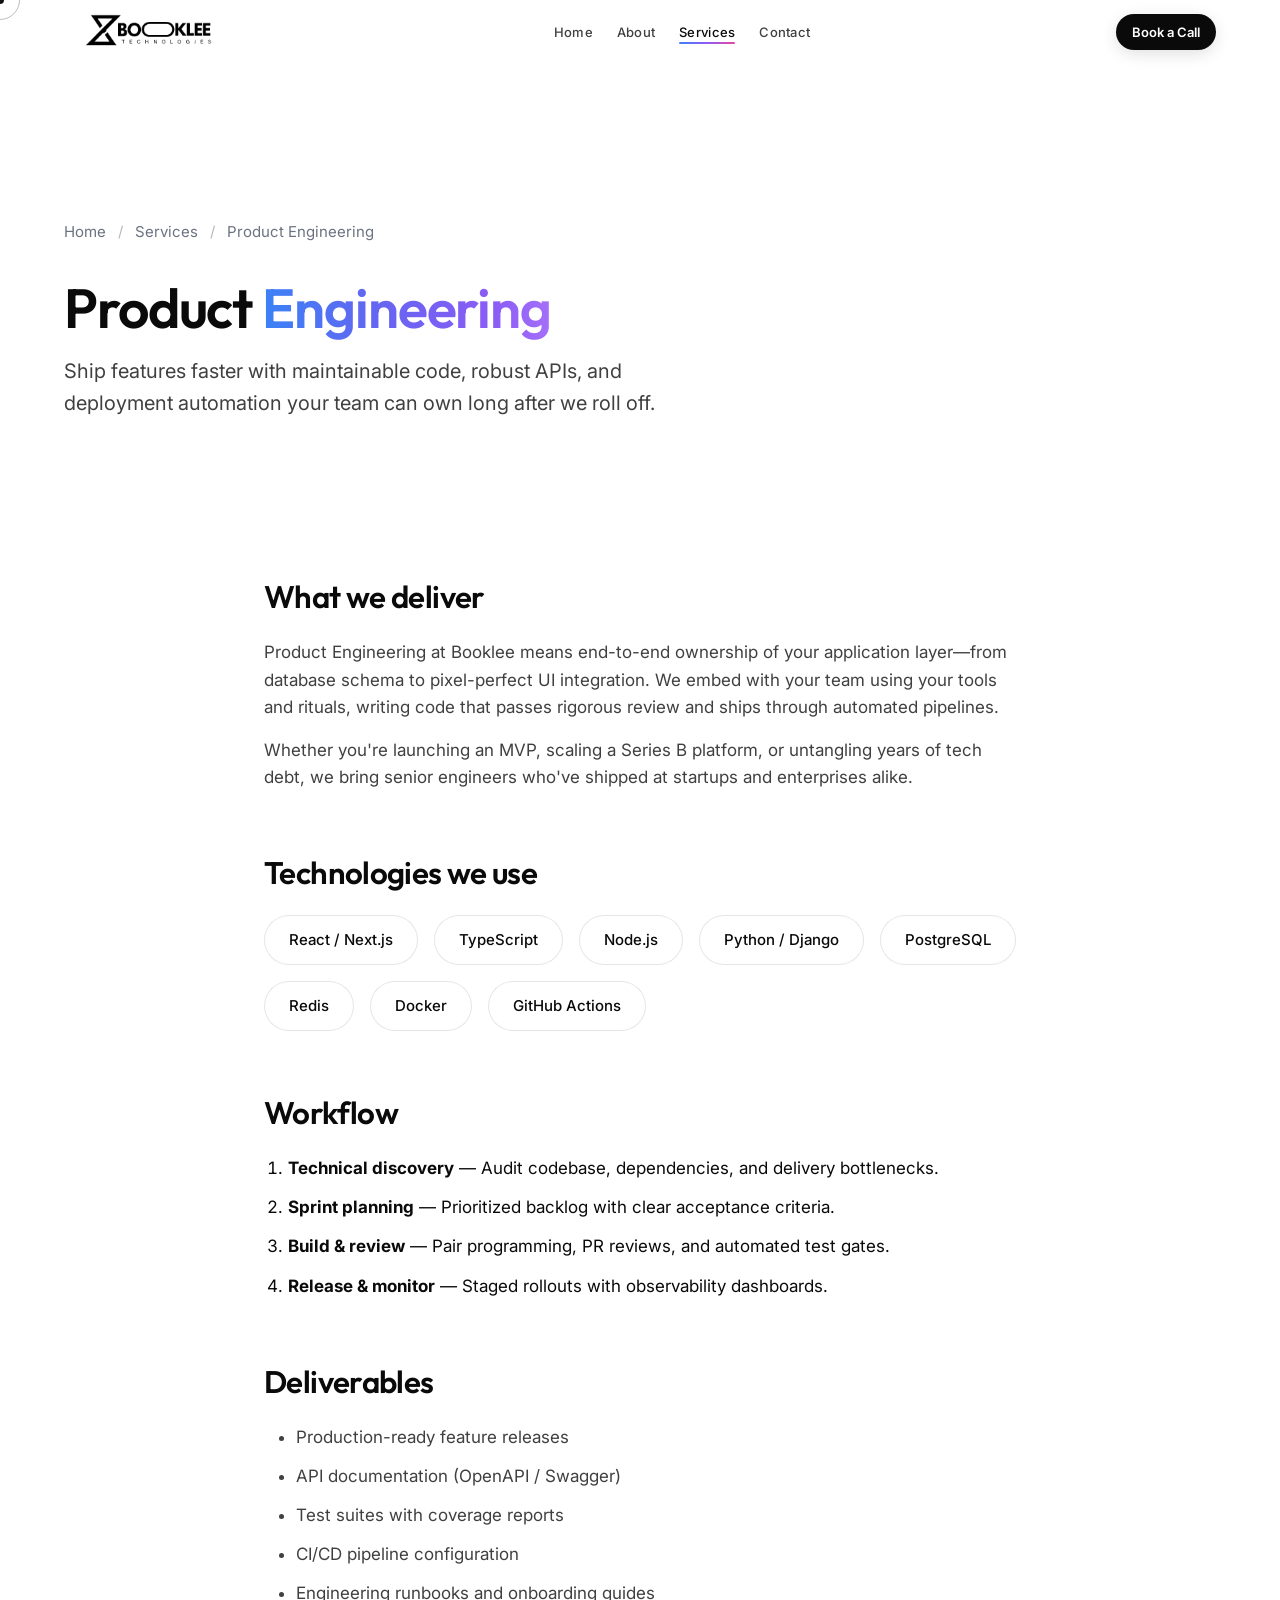
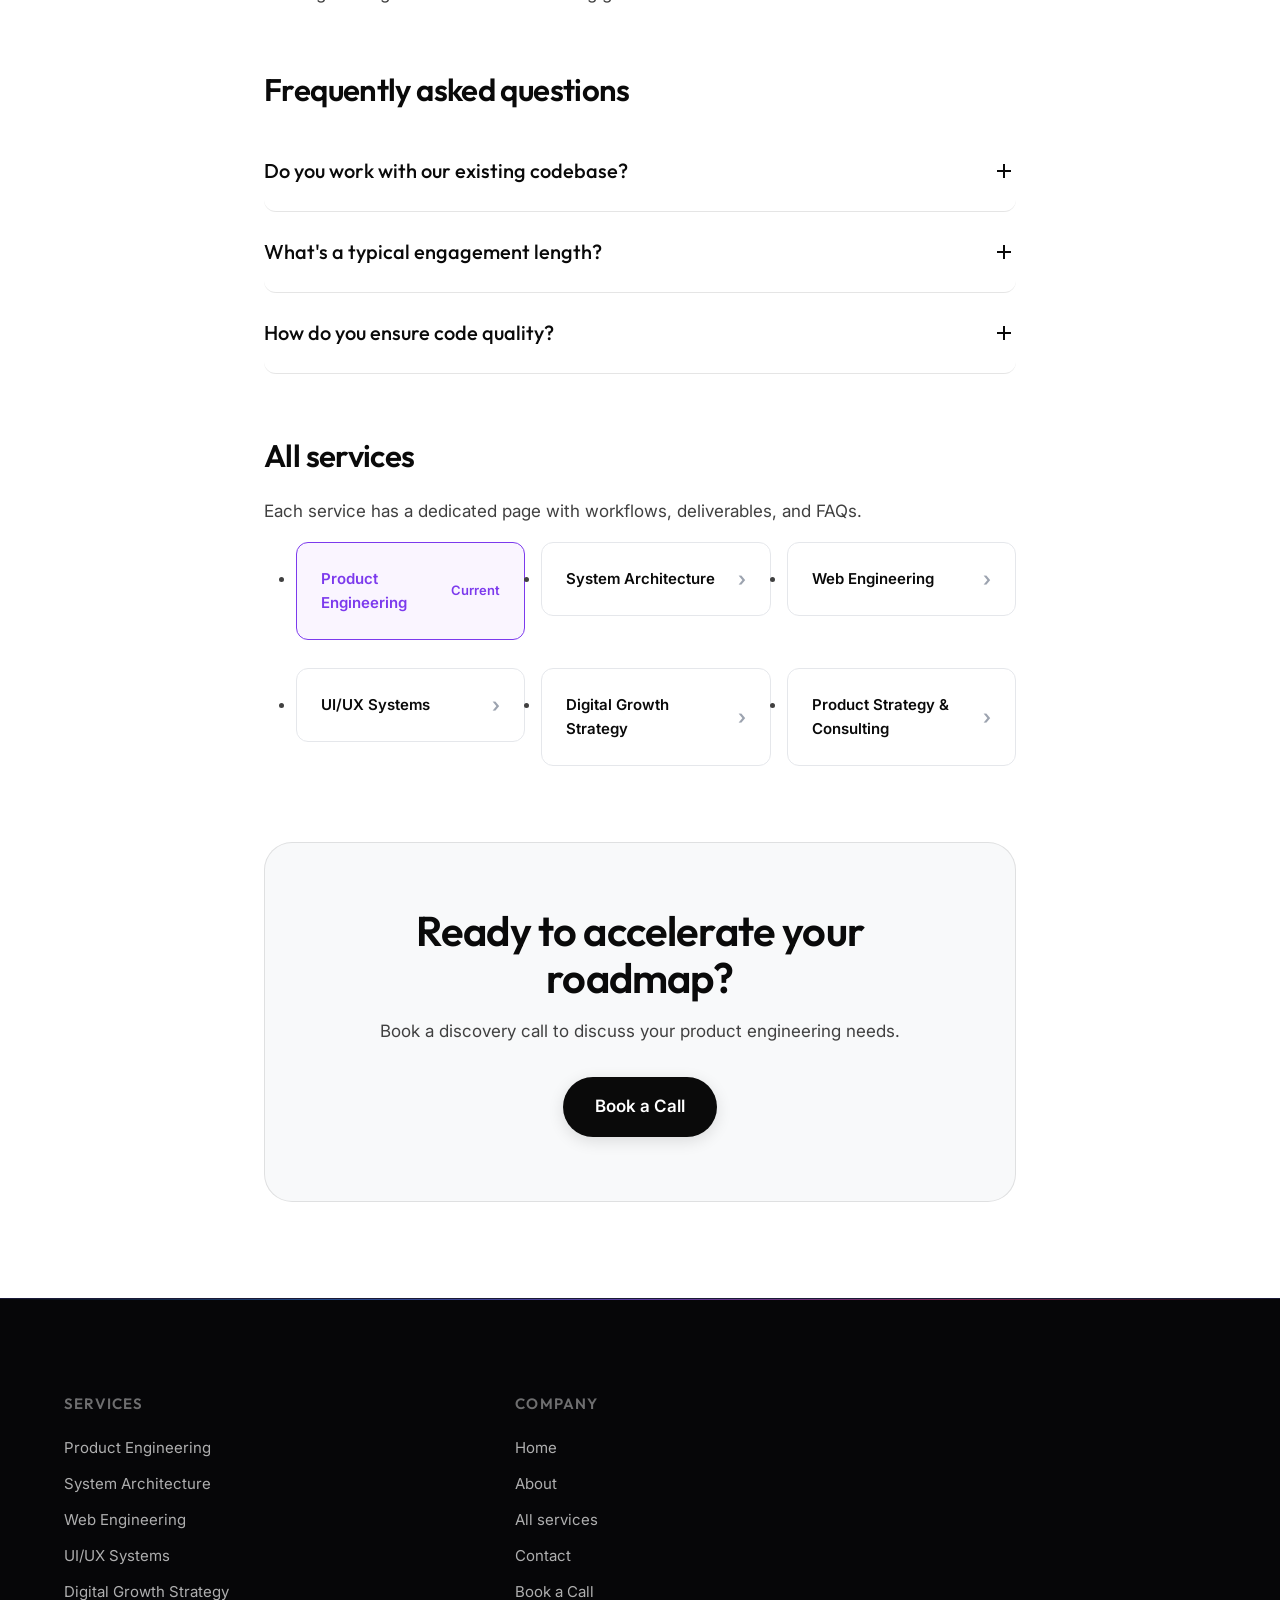
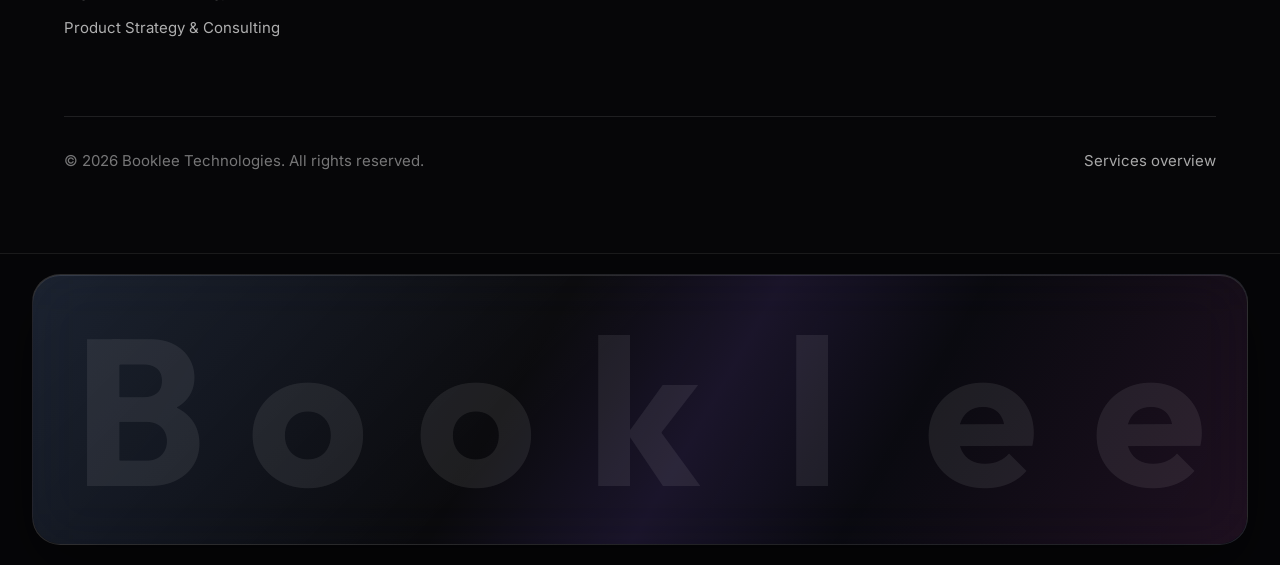
<file: services/product-engineering.html>
<!DOCTYPE html>
<html lang="en">
<head>
  <meta charset="UTF-8">
  <meta name="viewport" content="width=device-width, initial-scale=1.0">
  <meta name="description" content="Product Engineering by Booklee Technologies — full-stack development, APIs, modernization, and CI/CD for scalable digital products.">
  <meta name="theme-color" content="#050816">
  <title>Product Engineering | Booklee Technologies</title>
  <link rel="icon" href="../assets/images/booklee-logo.png" type="image/png">
  <link rel="preconnect" href="https://fonts.googleapis.com">
  <link rel="preconnect" href="https://fonts.gstatic.com" crossorigin>
  <link href="https://fonts.googleapis.com/css2?family=Inter:wght@400;500;600&family=Outfit:wght@500;600;700&display=swap" rel="stylesheet">
  <link rel="stylesheet" href="../assets/css/styles.css">
</head>
<body>
  <div id="page-loader" class="page-loader" role="status" aria-label="Loading"><img src="../assets/images/booklee-logo.png" alt="" class="page-loader__logo-img" width="640" height="640" decoding="async"><div class="page-loader__bar"><div class="page-loader__progress"></div></div></div>
  <div id="scroll-progress" class="scroll-progress" role="progressbar" aria-valuemin="0" aria-valuemax="100" aria-valuenow="0"></div>
  <div id="cursor-dot" class="cursor-dot" aria-hidden="true"></div>
  <div id="cursor-ring" class="cursor-ring" aria-hidden="true"></div>
  <div id="mouse-gradient" class="mouse-gradient" aria-hidden="true"></div>
  <div class="bg-canvas" aria-hidden="true"><div id="bg-particles" class="bg-particles"></div></div>
  <div class="bg-mesh" aria-hidden="true"></div>

  <header id="header" class="header">
    <div class="container">
      <nav class="nav" aria-label="Main navigation">
        <a href="../index.html" class="nav__logo" aria-label="Booklee Technologies home"><img src="../assets/images/booklee-logo.png" alt="Booklee Technologies" class="nav__logo-img" width="560" height="560" decoding="async"></a>
        <ul class="nav__links" role="list">
          <li><a href="../index.html" class="nav__link">Home</a></li>
          <li><a href="../about.html" class="nav__link">About</a></li>
          <li><a href="../services.html" class="nav__link">Services</a></li>
          <li><a href="../contact.html" class="nav__link">Contact</a></li>
        </ul>
        <div class="nav__actions"><a href="../book-call.html" class="btn btn--primary btn--sm">Book a Call</a></div>
        <button id="nav-toggle" class="nav__toggle" type="button" aria-expanded="false" aria-controls="mobile-menu" aria-label="Open menu"><span class="nav__toggle-bar"></span><span class="nav__toggle-bar"></span><span class="nav__toggle-bar"></span></button>
      </nav>
    </div>
  </header>
  <div id="mobile-menu" class="mobile-menu" aria-hidden="true">
    <a href="../index.html" class="mobile-menu__link">Home</a>
    <a href="../about.html" class="mobile-menu__link">About</a>
    <a href="../services.html" class="mobile-menu__link">Services</a>
    <a href="../contact.html" class="mobile-menu__link">Contact</a>
    <a href="../book-call.html" class="btn btn--primary">Book a Call</a>
  </div>

  <main>
    <section class="page-hero">
      <div class="container">
        <nav class="breadcrumb reveal" aria-label="Breadcrumb">
          <a href="../index.html">Home</a><span class="breadcrumb__sep">/</span>
          <a href="../services.html">Services</a><span class="breadcrumb__sep">/</span>
          <span aria-current="page">Product Engineering</span>
        </nav>
        <h1 class="page-hero__title reveal">Product <span class="text-gradient">Engineering</span></h1>
        <p class="page-hero__desc reveal">Ship features faster with maintainable code, robust APIs, and deployment automation your team can own long after we roll off.</p>
      </div>
    </section>

    <section class="section">
      <div class="container container--narrow">
        <div class="content-block reveal">
          <h2>What we deliver</h2>
          <p>Product Engineering at Booklee means end-to-end ownership of your application layer—from database schema to pixel-perfect UI integration. We embed with your team using your tools and rituals, writing code that passes rigorous review and ships through automated pipelines.</p>
          <p>Whether you're launching an MVP, scaling a Series B platform, or untangling years of tech debt, we bring senior engineers who've shipped at startups and enterprises alike.</p>
        </div>

        <div class="content-block reveal">
          <h2>Technologies we use</h2>
          <div class="flex flex-wrap gap-md" role="list">
            <span class="tech-pill">React / Next.js</span>
            <span class="tech-pill">TypeScript</span>
            <span class="tech-pill">Node.js</span>
            <span class="tech-pill">Python / Django</span>
            <span class="tech-pill">PostgreSQL</span>
            <span class="tech-pill">Redis</span>
            <span class="tech-pill">Docker</span>
            <span class="tech-pill">GitHub Actions</span>
          </div>
        </div>

        <div class="content-block reveal">
          <h2>Workflow</h2>
          <ol class="content-block" style="list-style: decimal; padding-left: 1.5rem;">
            <li><strong>Technical discovery</strong> — Audit codebase, dependencies, and delivery bottlenecks.</li>
            <li><strong>Sprint planning</strong> — Prioritized backlog with clear acceptance criteria.</li>
            <li><strong>Build & review</strong> — Pair programming, PR reviews, and automated test gates.</li>
            <li><strong>Release & monitor</strong> — Staged rollouts with observability dashboards.</li>
          </ol>
        </div>

        <div class="content-block reveal">
          <h2>Deliverables</h2>
          <ul>
            <li>Production-ready feature releases</li>
            <li>API documentation (OpenAPI / Swagger)</li>
            <li>Test suites with coverage reports</li>
            <li>CI/CD pipeline configuration</li>
            <li>Engineering runbooks and onboarding guides</li>
          </ul>
        </div>

        <div class="content-block reveal" id="faq">
          <h2>Frequently asked questions</h2>
          <div class="faq-item">
            <button class="faq-item__button" type="button" aria-expanded="false">Do you work with our existing codebase?<svg class="faq-item__icon" viewBox="0 0 24 24" fill="none" stroke="currentColor" stroke-width="2" aria-hidden="true"><line x1="12" y1="5" x2="12" y2="19"/><line x1="5" y1="12" x2="19" y2="12"/></svg></button>
            <div class="faq-item__answer"><div class="faq-item__answer-inner">Yes. We prefer embedding in your repository, following your conventions, and improving incrementally rather than big-bang rewrites unless strategically necessary.</div></div>
          </div>
          <div class="faq-item">
            <button class="faq-item__button" type="button" aria-expanded="false">What's a typical engagement length?<svg class="faq-item__icon" viewBox="0 0 24 24" fill="none" stroke="currentColor" stroke-width="2" aria-hidden="true"><line x1="12" y1="5" x2="12" y2="19"/><line x1="5" y1="12" x2="19" y2="12"/></svg></button>
            <div class="faq-item__answer"><div class="faq-item__answer-inner">Most product engineering engagements run 3–9 months. We also offer 2-week technical spikes for scoped proofs of concept.</div></div>
          </div>
          <div class="faq-item">
            <button class="faq-item__button" type="button" aria-expanded="false">How do you ensure code quality?<svg class="faq-item__icon" viewBox="0 0 24 24" fill="none" stroke="currentColor" stroke-width="2" aria-hidden="true"><line x1="12" y1="5" x2="12" y2="19"/><line x1="5" y1="12" x2="19" y2="12"/></svg></button>
            <div class="faq-item__answer"><div class="faq-item__answer-inner">Mandatory code reviews, linting, unit/integration tests, and performance budgets. We align on quality gates during kickoff.</div></div>
          </div>
        </div>

        <div class="content-block reveal" id="all-services">
          <h2>All services</h2>
          <p class="text-muted mb-lg">Each service has a dedicated page with workflows, deliverables, and FAQs.</p>
          <ul class="services-index" role="list">
            <li><a href="product-engineering.html" class="services-index__link is-current" aria-current="page">Product Engineering</a></li>
            <li><a href="system-architecture.html" class="services-index__link">System Architecture</a></li>
            <li><a href="web-engineering.html" class="services-index__link">Web Engineering</a></li>
            <li><a href="ui-ux-systems.html" class="services-index__link">UI/UX Systems</a></li>
            <li><a href="digital-growth-strategy.html" class="services-index__link">Digital Growth Strategy</a></li>
            <li><a href="product-strategy-consulting.html" class="services-index__link">Product Strategy & Consulting</a></li>
          </ul>
        </div>

        <div class="cta-banner reveal mt-2xl">
          <h2 class="cta-banner__title">Ready to accelerate your roadmap?</h2>
          <p class="cta-banner__text">Book a discovery call to discuss your product engineering needs.</p>
          <a href="../book-call.html" class="btn btn--primary btn--lg">Book a Call</a>
        </div>
      </div>
    </section>
  </main>

  <footer class="footer">
    <div class="container">
      <div class="footer__grid">
        <div>
          <h3 class="footer__heading">Services</h3>
          <a href="product-engineering.html" class="footer__link">Product Engineering</a>
          <a href="system-architecture.html" class="footer__link">System Architecture</a>
          <a href="web-engineering.html" class="footer__link">Web Engineering</a>
          <a href="ui-ux-systems.html" class="footer__link">UI/UX Systems</a>
          <a href="digital-growth-strategy.html" class="footer__link">Digital Growth Strategy</a>
          <a href="product-strategy-consulting.html" class="footer__link">Product Strategy & Consulting</a>
        </div>
        <div>
          <h3 class="footer__heading">Company</h3>
          <a href="../index.html" class="footer__link">Home</a>
          <a href="../about.html" class="footer__link">About</a>
          <a href="../services.html" class="footer__link">All services</a>
          <a href="../contact.html" class="footer__link">Contact</a>
          <a href="../book-call.html" class="footer__link">Book a Call</a>
        </div>
      </div>
      <div class="footer__bottom">
        <p>&copy; <span id="year"></span> Booklee Technologies. All rights reserved.</p>
        <p><a href="../services.html">Services overview</a></p>
      </div>
    </div>
    <div class="footer__signature" id="footer-signature">
      <div class="footer__signature-glow" id="footer-booklee-glow" aria-hidden="true"></div>
      <div class="footer__signature-glass" aria-hidden="true"></div>
      <span class="footer__booklee reveal-stagger" role="img" aria-label="Booklee">
        <span class="footer__booklee-char" tabindex="0">B</span>
        <span class="footer__booklee-char" tabindex="0">o</span>
        <span class="footer__booklee-char" tabindex="0">o</span>
        <span class="footer__booklee-char" tabindex="0">k</span>
        <span class="footer__booklee-char" tabindex="0">l</span>
        <span class="footer__booklee-char" tabindex="0">e</span>
        <span class="footer__booklee-char" tabindex="0">e</span>
      </span>
    </div>
  </footer>
  <script>document.getElementById("year").textContent = new Date().getFullYear();</script>
  <script src="../assets/js/scripts.js" defer></script>
</body>
</html>
</file>
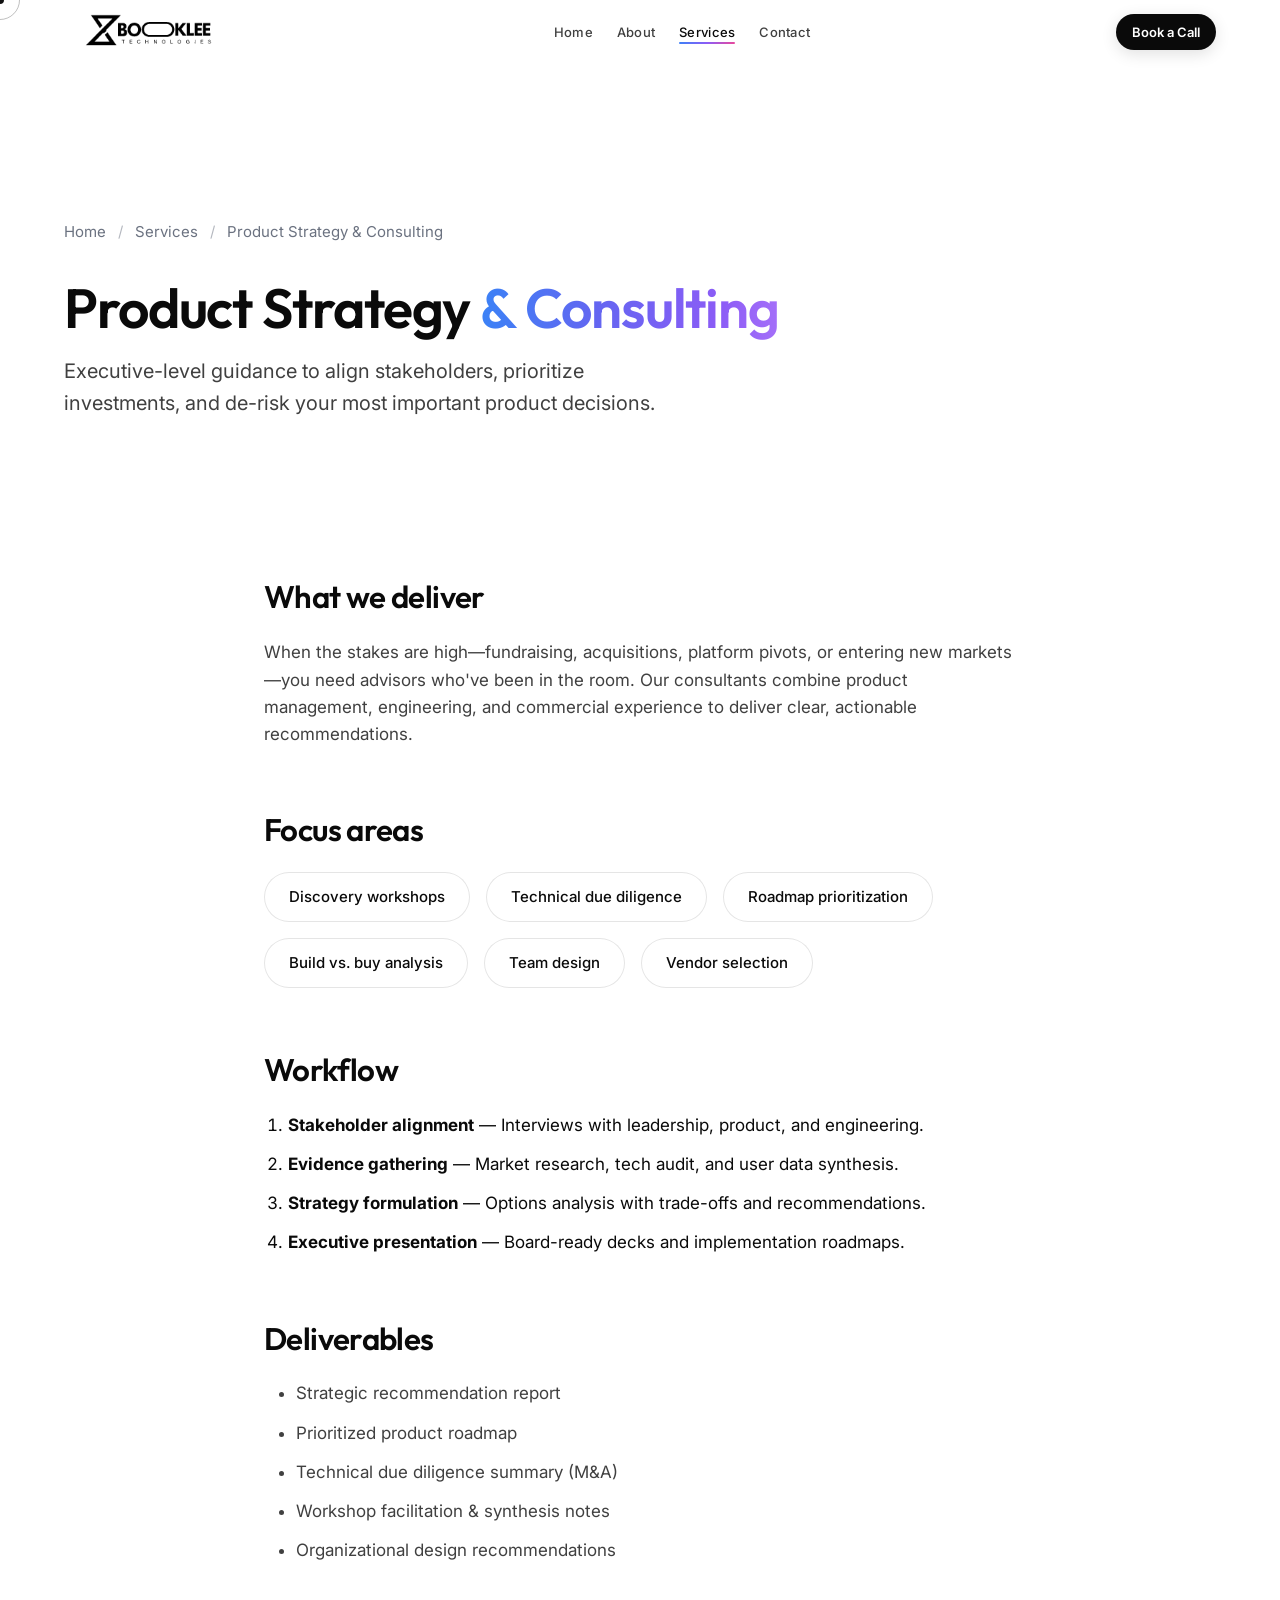
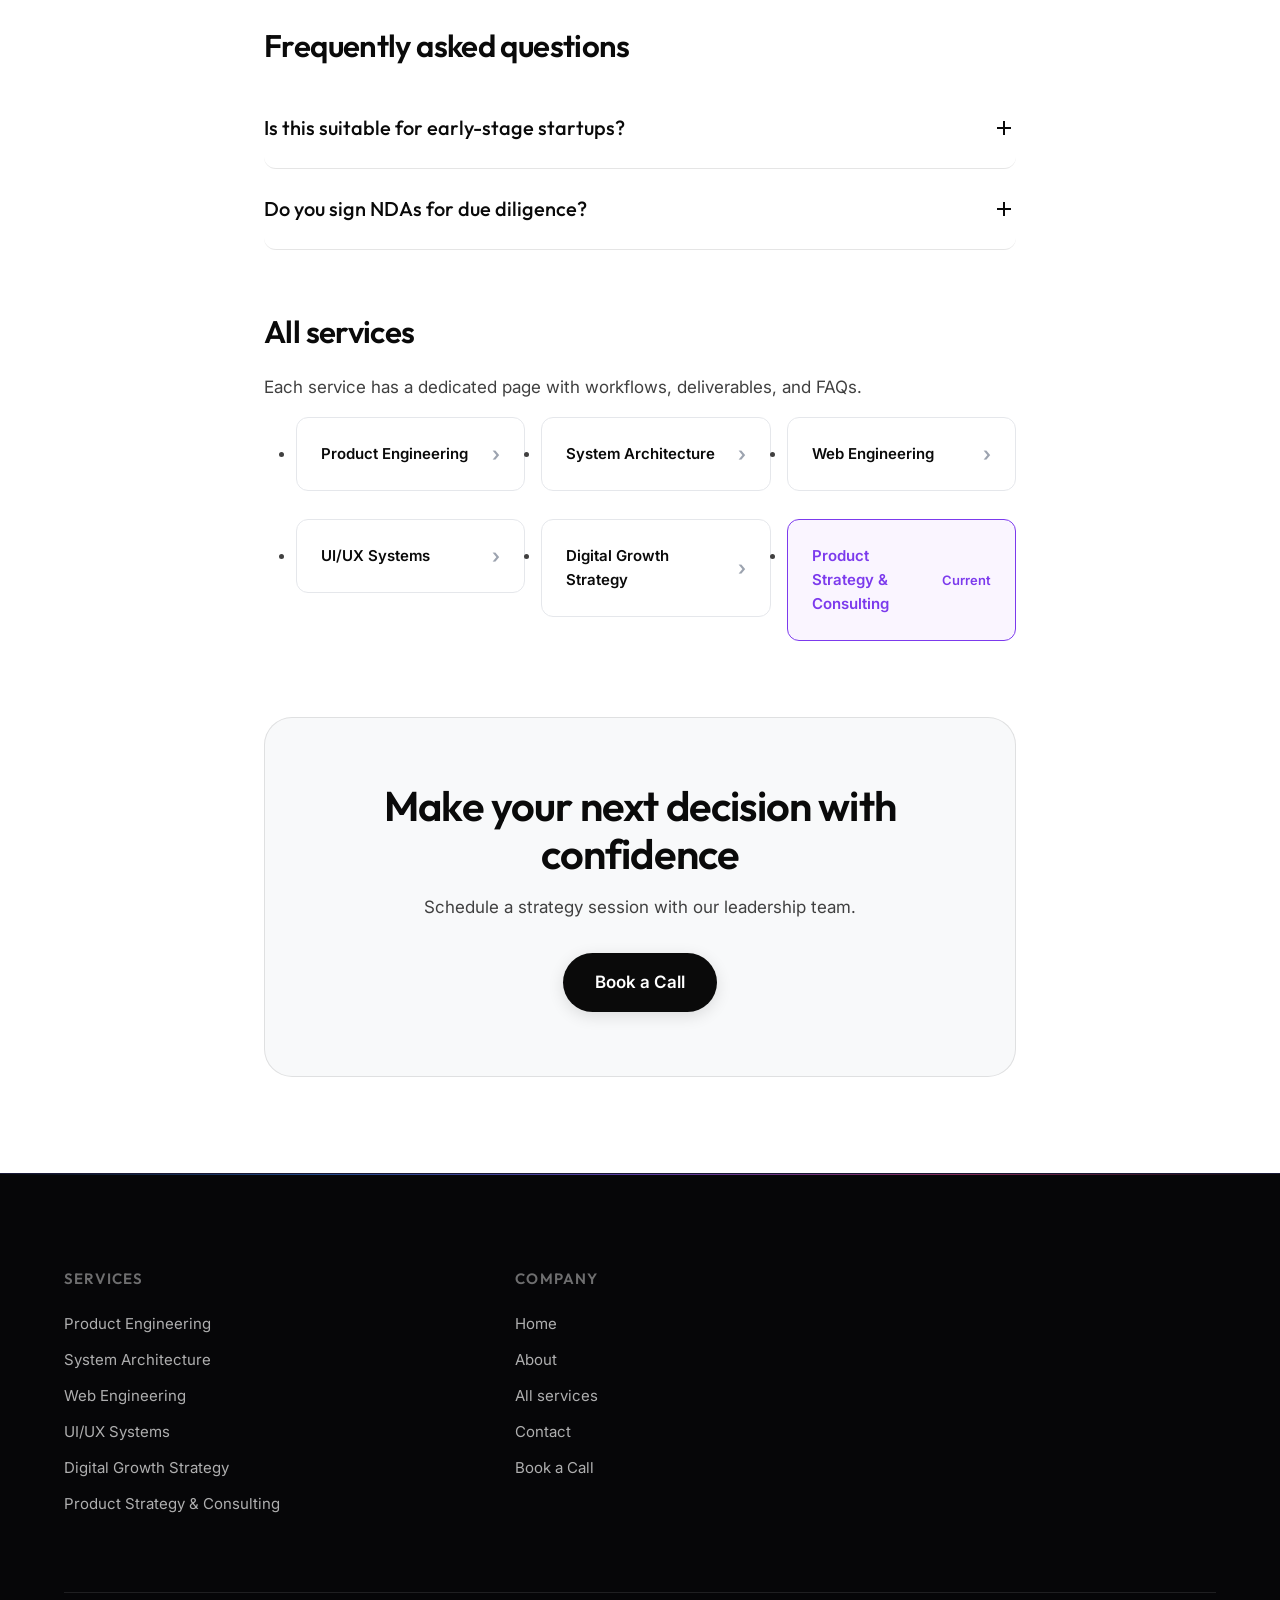
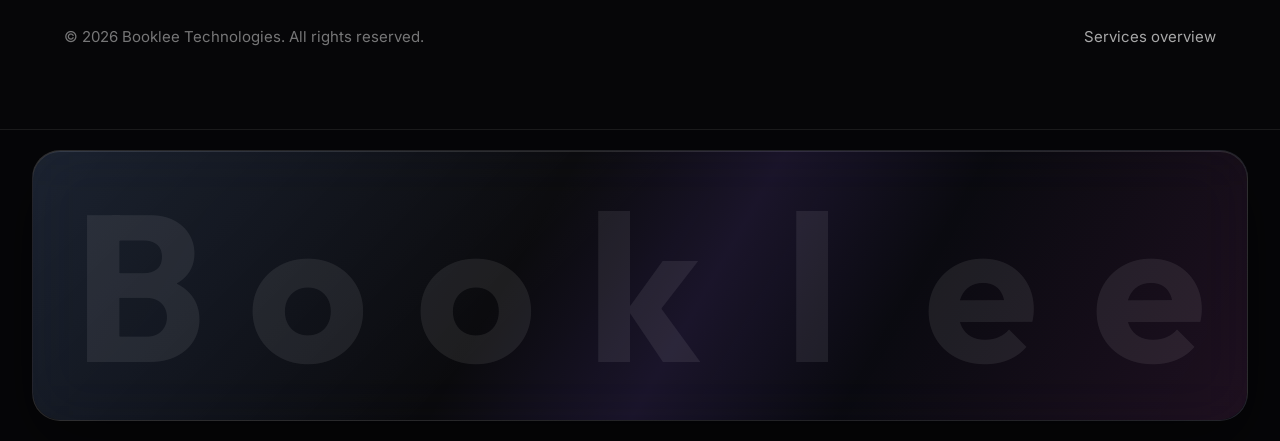
<file: services/product-strategy-consulting.html>
<!DOCTYPE html>
<html lang="en">
<head>
  <meta charset="UTF-8">
  <meta name="viewport" content="width=device-width, initial-scale=1.0">
  <meta name="description" content="Product Strategy & Consulting by Booklee Technologies — discovery workshops, due diligence, roadmaps, and executive advisory.">
  <meta name="theme-color" content="#050816">
  <title>Product Strategy & Consulting | Booklee Technologies</title>
  <link rel="icon" href="../assets/images/booklee-logo.png" type="image/png">
  <link rel="preconnect" href="https://fonts.googleapis.com">
  <link rel="preconnect" href="https://fonts.gstatic.com" crossorigin>
  <link href="https://fonts.googleapis.com/css2?family=Inter:wght@400;500;600&family=Outfit:wght@500;600;700&display=swap" rel="stylesheet">
  <link rel="stylesheet" href="../assets/css/styles.css">
</head>
<body>
  <div id="page-loader" class="page-loader" role="status" aria-label="Loading"><img src="../assets/images/booklee-logo.png" alt="" class="page-loader__logo-img" width="640" height="640" decoding="async"><div class="page-loader__bar"><div class="page-loader__progress"></div></div></div>
  <div id="scroll-progress" class="scroll-progress" role="progressbar" aria-valuemin="0" aria-valuemax="100" aria-valuenow="0"></div>
  <div id="cursor-dot" class="cursor-dot" aria-hidden="true"></div>
  <div id="cursor-ring" class="cursor-ring" aria-hidden="true"></div>
  <div id="mouse-gradient" class="mouse-gradient" aria-hidden="true"></div>
  <div class="bg-canvas" aria-hidden="true"><div id="bg-particles" class="bg-particles"></div></div>
  <div class="bg-mesh" aria-hidden="true"></div>

  <header id="header" class="header">
    <div class="container">
      <nav class="nav" aria-label="Main navigation">
        <a href="../index.html" class="nav__logo" aria-label="Booklee Technologies home"><img src="../assets/images/booklee-logo.png" alt="Booklee Technologies" class="nav__logo-img" width="560" height="560" decoding="async"></a>
        <ul class="nav__links" role="list">
          <li><a href="../index.html" class="nav__link">Home</a></li>
          <li><a href="../about.html" class="nav__link">About</a></li>
          <li><a href="../services.html" class="nav__link">Services</a></li>
          <li><a href="../contact.html" class="nav__link">Contact</a></li>
        </ul>
        <div class="nav__actions"><a href="../book-call.html" class="btn btn--primary btn--sm">Book a Call</a></div>
        <button id="nav-toggle" class="nav__toggle" type="button" aria-expanded="false" aria-controls="mobile-menu" aria-label="Open menu"><span class="nav__toggle-bar"></span><span class="nav__toggle-bar"></span><span class="nav__toggle-bar"></span></button>
      </nav>
    </div>
  </header>
  <div id="mobile-menu" class="mobile-menu" aria-hidden="true">
    <a href="../index.html" class="mobile-menu__link">Home</a>
    <a href="../about.html" class="mobile-menu__link">About</a>
    <a href="../services.html" class="mobile-menu__link">Services</a>
    <a href="../contact.html" class="mobile-menu__link">Contact</a>
    <a href="../book-call.html" class="btn btn--primary">Book a Call</a>
  </div>

  <main>
    <section class="page-hero">
      <div class="container">
        <nav class="breadcrumb reveal" aria-label="Breadcrumb">
          <a href="../index.html">Home</a><span class="breadcrumb__sep">/</span>
          <a href="../services.html">Services</a><span class="breadcrumb__sep">/</span>
          <span aria-current="page">Product Strategy & Consulting</span>
        </nav>
        <h1 class="page-hero__title reveal">Product Strategy <span class="text-gradient">& Consulting</span></h1>
        <p class="page-hero__desc reveal">Executive-level guidance to align stakeholders, prioritize investments, and de-risk your most important product decisions.</p>
      </div>
    </section>

    <section class="section">
      <div class="container container--narrow">
        <div class="content-block reveal">
          <h2>What we deliver</h2>
          <p>When the stakes are high—fundraising, acquisitions, platform pivots, or entering new markets—you need advisors who've been in the room. Our consultants combine product management, engineering, and commercial experience to deliver clear, actionable recommendations.</p>
        </div>

        <div class="content-block reveal">
          <h2>Focus areas</h2>
          <div class="flex flex-wrap gap-md">
            <span class="tech-pill">Discovery workshops</span>
            <span class="tech-pill">Technical due diligence</span>
            <span class="tech-pill">Roadmap prioritization</span>
            <span class="tech-pill">Build vs. buy analysis</span>
            <span class="tech-pill">Team design</span>
            <span class="tech-pill">Vendor selection</span>
          </div>
        </div>

        <div class="content-block reveal">
          <h2>Workflow</h2>
          <ol class="content-block" style="list-style: decimal; padding-left: 1.5rem;">
            <li><strong>Stakeholder alignment</strong> — Interviews with leadership, product, and engineering.</li>
            <li><strong>Evidence gathering</strong> — Market research, tech audit, and user data synthesis.</li>
            <li><strong>Strategy formulation</strong> — Options analysis with trade-offs and recommendations.</li>
            <li><strong>Executive presentation</strong> — Board-ready decks and implementation roadmaps.</li>
          </ol>
        </div>

        <div class="content-block reveal">
          <h2>Deliverables</h2>
          <ul>
            <li>Strategic recommendation report</li>
            <li>Prioritized product roadmap</li>
            <li>Technical due diligence summary (M&A)</li>
            <li>Workshop facilitation & synthesis notes</li>
            <li>Organizational design recommendations</li>
          </ul>
        </div>

        <div class="content-block reveal" id="faq">
          <h2>Frequently asked questions</h2>
          <div class="faq-item">
            <button class="faq-item__button" type="button" aria-expanded="false">Is this suitable for early-stage startups?<svg class="faq-item__icon" viewBox="0 0 24 24" fill="none" stroke="currentColor" stroke-width="2" aria-hidden="true"><line x1="12" y1="5" x2="12" y2="19"/><line x1="5" y1="12" x2="19" y2="12"/></svg></button>
            <div class="faq-item__answer"><div class="faq-item__answer-inner">Yes. Our discovery workshops help pre-seed and seed teams validate ideas, define MVPs, and prepare for technical co-founder conversations.</div></div>
          </div>
          <div class="faq-item">
            <button class="faq-item__button" type="button" aria-expanded="false">Do you sign NDAs for due diligence?<svg class="faq-item__icon" viewBox="0 0 24 24" fill="none" stroke="currentColor" stroke-width="2" aria-hidden="true"><line x1="12" y1="5" x2="12" y2="19"/><line x1="5" y1="12" x2="19" y2="12"/></svg></button>
            <div class="faq-item__answer"><div class="faq-item__answer-inner">Standard practice for all consulting and diligence engagements. We work under mutual NDAs with investors and acquirers regularly.</div></div>
          </div>
        </div>

        <div class="content-block reveal" id="all-services">
          <h2>All services</h2>
          <p class="text-muted mb-lg">Each service has a dedicated page with workflows, deliverables, and FAQs.</p>
          <ul class="services-index" role="list">
            <li><a href="product-engineering.html" class="services-index__link">Product Engineering</a></li>
            <li><a href="system-architecture.html" class="services-index__link">System Architecture</a></li>
            <li><a href="web-engineering.html" class="services-index__link">Web Engineering</a></li>
            <li><a href="ui-ux-systems.html" class="services-index__link">UI/UX Systems</a></li>
            <li><a href="digital-growth-strategy.html" class="services-index__link">Digital Growth Strategy</a></li>
            <li><a href="product-strategy-consulting.html" class="services-index__link is-current" aria-current="page">Product Strategy & Consulting</a></li>
          </ul>
        </div>

        <div class="cta-banner reveal mt-2xl">
          <h2 class="cta-banner__title">Make your next decision with confidence</h2>
          <p class="cta-banner__text">Schedule a strategy session with our leadership team.</p>
          <a href="../book-call.html" class="btn btn--primary btn--lg">Book a Call</a>
        </div>
      </div>
    </section>
  </main>

  <footer class="footer">
    <div class="container">
      <div class="footer__grid">
        <div>
          <h3 class="footer__heading">Services</h3>
          <a href="product-engineering.html" class="footer__link">Product Engineering</a>
          <a href="system-architecture.html" class="footer__link">System Architecture</a>
          <a href="web-engineering.html" class="footer__link">Web Engineering</a>
          <a href="ui-ux-systems.html" class="footer__link">UI/UX Systems</a>
          <a href="digital-growth-strategy.html" class="footer__link">Digital Growth Strategy</a>
          <a href="product-strategy-consulting.html" class="footer__link">Product Strategy & Consulting</a>
        </div>
        <div>
          <h3 class="footer__heading">Company</h3>
          <a href="../index.html" class="footer__link">Home</a>
          <a href="../about.html" class="footer__link">About</a>
          <a href="../services.html" class="footer__link">All services</a>
          <a href="../contact.html" class="footer__link">Contact</a>
          <a href="../book-call.html" class="footer__link">Book a Call</a>
        </div>
      </div>
      <div class="footer__bottom">
        <p>&copy; <span id="year"></span> Booklee Technologies. All rights reserved.</p>
        <p><a href="../services.html">Services overview</a></p>
      </div>
    </div>
    <div class="footer__signature" id="footer-signature">
      <div class="footer__signature-glow" id="footer-booklee-glow" aria-hidden="true"></div>
      <div class="footer__signature-glass" aria-hidden="true"></div>
      <span class="footer__booklee reveal-stagger" role="img" aria-label="Booklee">
        <span class="footer__booklee-char" tabindex="0">B</span>
        <span class="footer__booklee-char" tabindex="0">o</span>
        <span class="footer__booklee-char" tabindex="0">o</span>
        <span class="footer__booklee-char" tabindex="0">k</span>
        <span class="footer__booklee-char" tabindex="0">l</span>
        <span class="footer__booklee-char" tabindex="0">e</span>
        <span class="footer__booklee-char" tabindex="0">e</span>
      </span>
    </div>
  </footer>
  <script>document.getElementById("year").textContent = new Date().getFullYear();</script>
  <script src="../assets/js/scripts.js" defer></script>
</body>
</html>
</file>
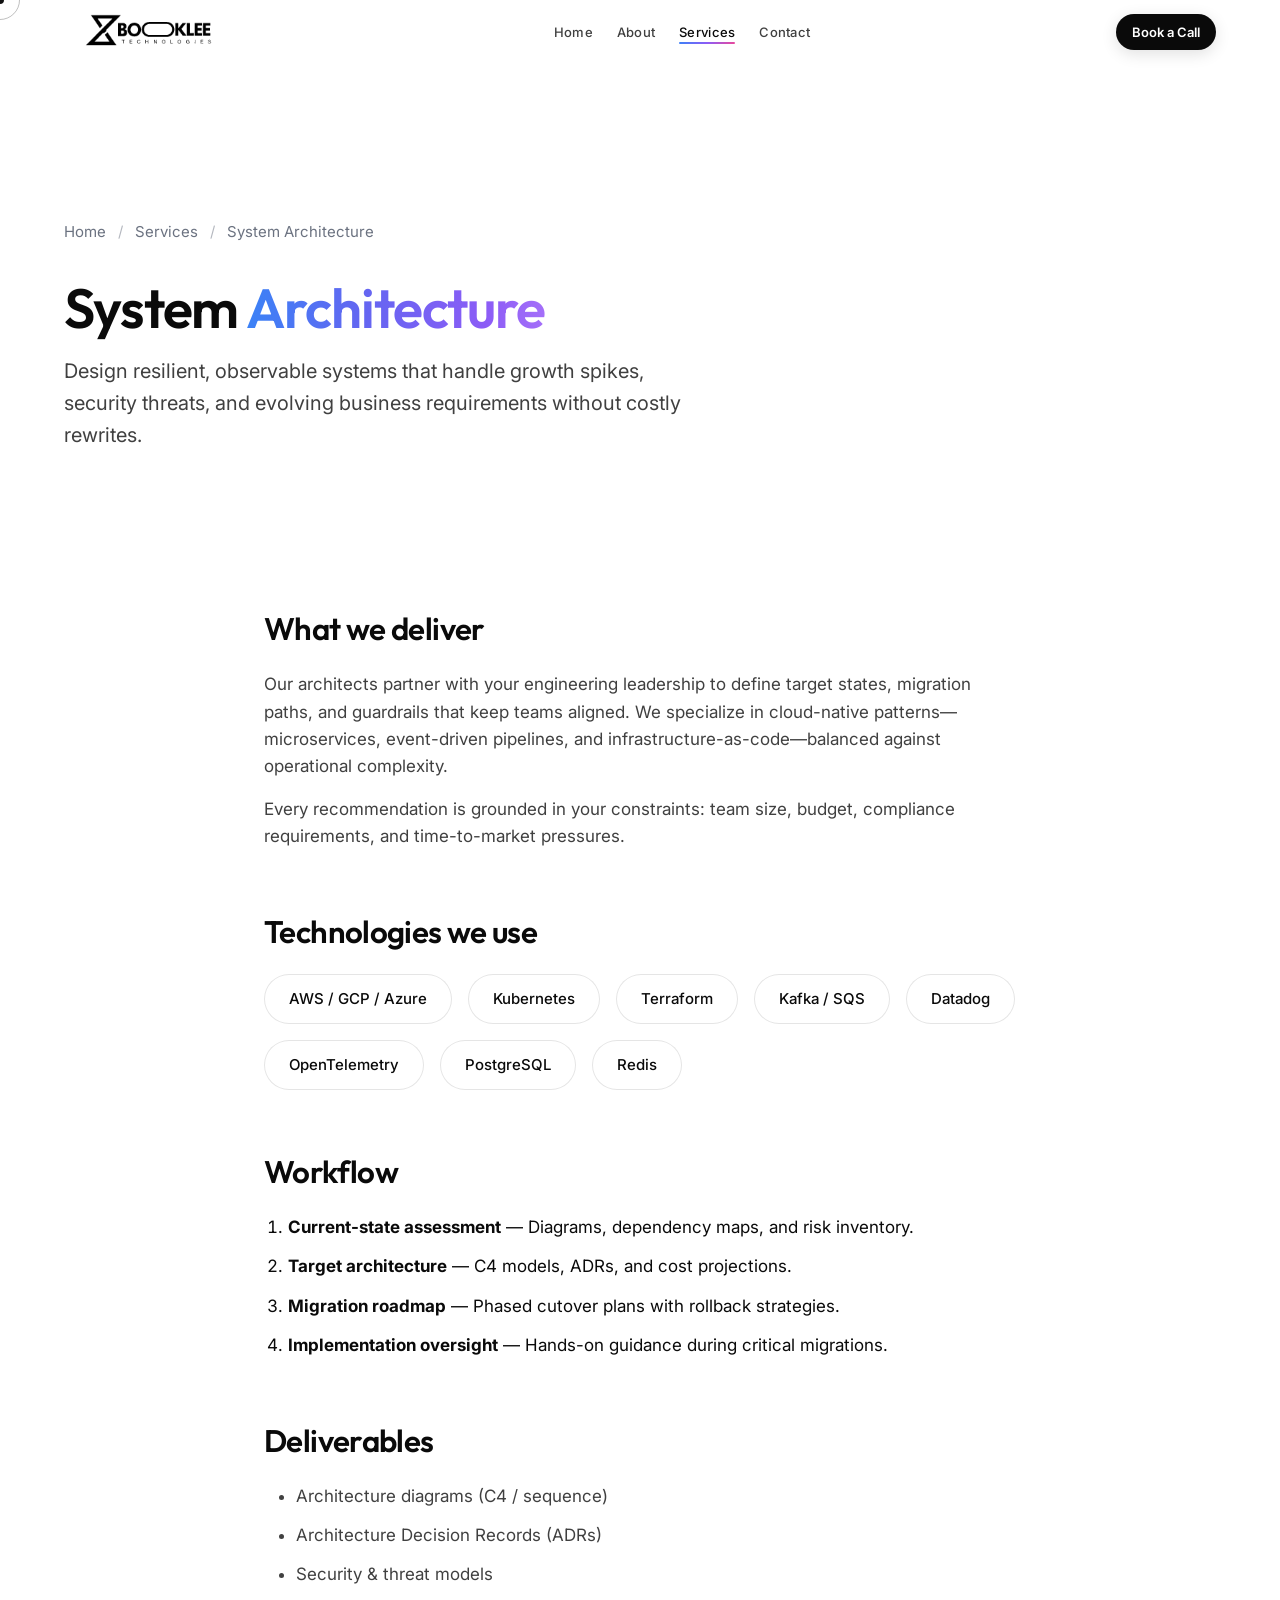
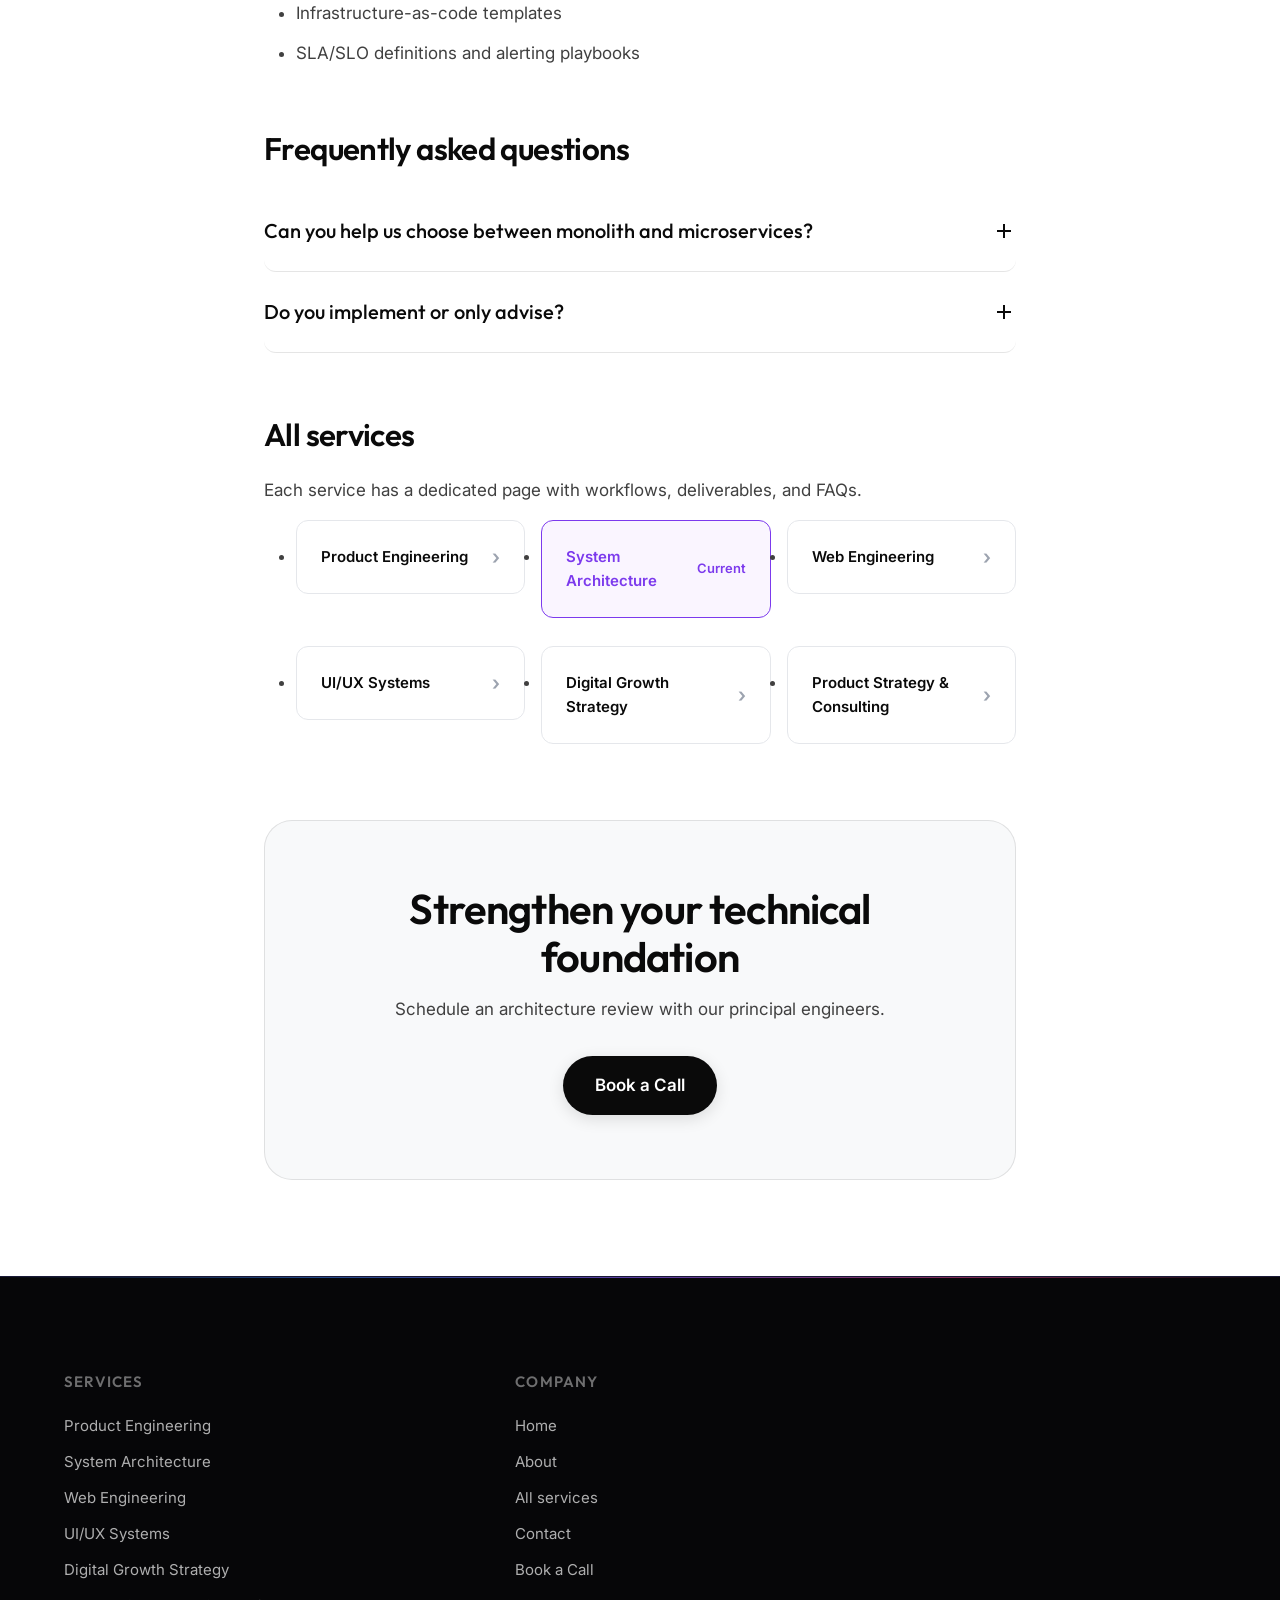
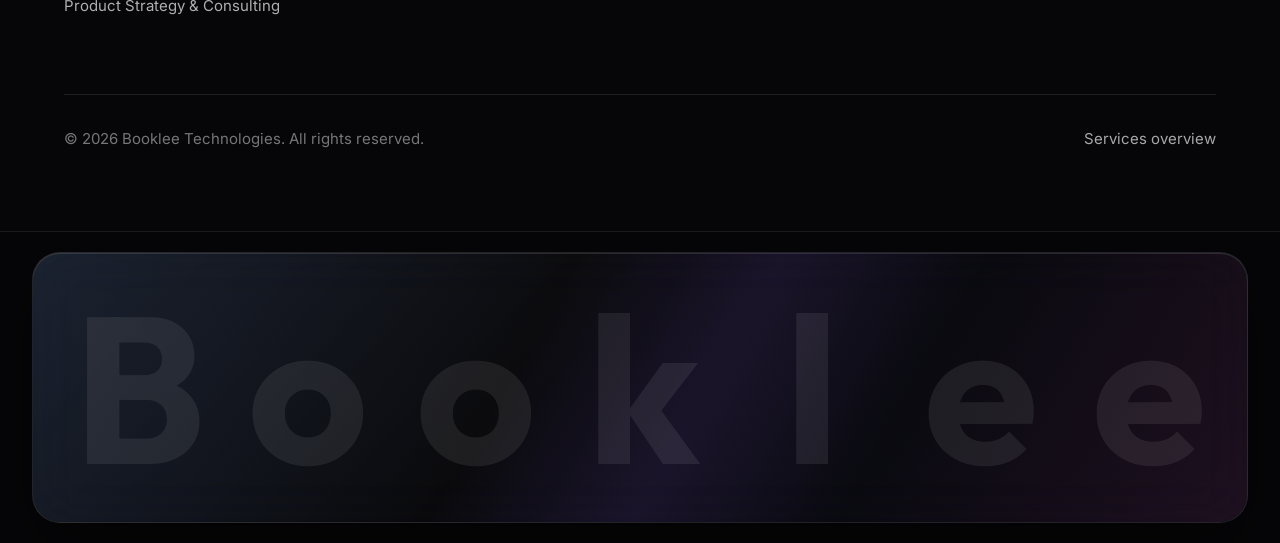
<file: services/system-architecture.html>
<!DOCTYPE html>
<html lang="en">
<head>
  <meta charset="UTF-8">
  <meta name="viewport" content="width=device-width, initial-scale=1.0">
  <meta name="description" content="System Architecture services by Booklee Technologies — cloud-native design, migrations, security, and performance at scale.">
  <meta name="theme-color" content="#050816">
  <title>System Architecture | Booklee Technologies</title>
  <link rel="icon" href="../assets/images/booklee-logo.png" type="image/png">
  <link rel="preconnect" href="https://fonts.googleapis.com">
  <link rel="preconnect" href="https://fonts.gstatic.com" crossorigin>
  <link href="https://fonts.googleapis.com/css2?family=Inter:wght@400;500;600&family=Outfit:wght@500;600;700&display=swap" rel="stylesheet">
  <link rel="stylesheet" href="../assets/css/styles.css">
</head>
<body>
  <div id="page-loader" class="page-loader" role="status" aria-label="Loading"><img src="../assets/images/booklee-logo.png" alt="" class="page-loader__logo-img" width="640" height="640" decoding="async"><div class="page-loader__bar"><div class="page-loader__progress"></div></div></div>
  <div id="scroll-progress" class="scroll-progress" role="progressbar" aria-valuemin="0" aria-valuemax="100" aria-valuenow="0"></div>
  <div id="cursor-dot" class="cursor-dot" aria-hidden="true"></div>
  <div id="cursor-ring" class="cursor-ring" aria-hidden="true"></div>
  <div id="mouse-gradient" class="mouse-gradient" aria-hidden="true"></div>
  <div class="bg-canvas" aria-hidden="true"><div id="bg-particles" class="bg-particles"></div></div>
  <div class="bg-mesh" aria-hidden="true"></div>

  <header id="header" class="header">
    <div class="container">
      <nav class="nav" aria-label="Main navigation">
        <a href="../index.html" class="nav__logo" aria-label="Booklee Technologies home"><img src="../assets/images/booklee-logo.png" alt="Booklee Technologies" class="nav__logo-img" width="560" height="560" decoding="async"></a>
        <ul class="nav__links" role="list">
          <li><a href="../index.html" class="nav__link">Home</a></li>
          <li><a href="../about.html" class="nav__link">About</a></li>
          <li><a href="../services.html" class="nav__link">Services</a></li>
          <li><a href="../contact.html" class="nav__link">Contact</a></li>
        </ul>
        <div class="nav__actions"><a href="../book-call.html" class="btn btn--primary btn--sm">Book a Call</a></div>
        <button id="nav-toggle" class="nav__toggle" type="button" aria-expanded="false" aria-controls="mobile-menu" aria-label="Open menu"><span class="nav__toggle-bar"></span><span class="nav__toggle-bar"></span><span class="nav__toggle-bar"></span></button>
      </nav>
    </div>
  </header>
  <div id="mobile-menu" class="mobile-menu" aria-hidden="true">
    <a href="../index.html" class="mobile-menu__link">Home</a>
    <a href="../about.html" class="mobile-menu__link">About</a>
    <a href="../services.html" class="mobile-menu__link">Services</a>
    <a href="../contact.html" class="mobile-menu__link">Contact</a>
    <a href="../book-call.html" class="btn btn--primary">Book a Call</a>
  </div>

  <main>
    <section class="page-hero">
      <div class="container">
        <nav class="breadcrumb reveal" aria-label="Breadcrumb">
          <a href="../index.html">Home</a><span class="breadcrumb__sep">/</span>
          <a href="../services.html">Services</a><span class="breadcrumb__sep">/</span>
          <span aria-current="page">System Architecture</span>
        </nav>
        <h1 class="page-hero__title reveal">System <span class="text-gradient">Architecture</span></h1>
        <p class="page-hero__desc reveal">Design resilient, observable systems that handle growth spikes, security threats, and evolving business requirements without costly rewrites.</p>
      </div>
    </section>

    <section class="section">
      <div class="container container--narrow">
        <div class="content-block reveal">
          <h2>What we deliver</h2>
          <p>Our architects partner with your engineering leadership to define target states, migration paths, and guardrails that keep teams aligned. We specialize in cloud-native patterns—microservices, event-driven pipelines, and infrastructure-as-code—balanced against operational complexity.</p>
          <p>Every recommendation is grounded in your constraints: team size, budget, compliance requirements, and time-to-market pressures.</p>
        </div>

        <div class="content-block reveal">
          <h2>Technologies we use</h2>
          <div class="flex flex-wrap gap-md">
            <span class="tech-pill">AWS / GCP / Azure</span>
            <span class="tech-pill">Kubernetes</span>
            <span class="tech-pill">Terraform</span>
            <span class="tech-pill">Kafka / SQS</span>
            <span class="tech-pill">Datadog</span>
            <span class="tech-pill">OpenTelemetry</span>
            <span class="tech-pill">PostgreSQL</span>
            <span class="tech-pill">Redis</span>
          </div>
        </div>

        <div class="content-block reveal">
          <h2>Workflow</h2>
          <ol class="content-block" style="list-style: decimal; padding-left: 1.5rem;">
            <li><strong>Current-state assessment</strong> — Diagrams, dependency maps, and risk inventory.</li>
            <li><strong>Target architecture</strong> — C4 models, ADRs, and cost projections.</li>
            <li><strong>Migration roadmap</strong> — Phased cutover plans with rollback strategies.</li>
            <li><strong>Implementation oversight</strong> — Hands-on guidance during critical migrations.</li>
          </ol>
        </div>

        <div class="content-block reveal">
          <h2>Deliverables</h2>
          <ul>
            <li>Architecture diagrams (C4 / sequence)</li>
            <li>Architecture Decision Records (ADRs)</li>
            <li>Security & threat models</li>
            <li>Infrastructure-as-code templates</li>
            <li>SLA/SLO definitions and alerting playbooks</li>
          </ul>
        </div>

        <div class="content-block reveal" id="faq">
          <h2>Frequently asked questions</h2>
          <div class="faq-item">
            <button class="faq-item__button" type="button" aria-expanded="false">Can you help us choose between monolith and microservices?<svg class="faq-item__icon" viewBox="0 0 24 24" fill="none" stroke="currentColor" stroke-width="2" aria-hidden="true"><line x1="12" y1="5" x2="12" y2="19"/><line x1="5" y1="12" x2="19" y2="12"/></svg></button>
            <div class="faq-item__answer"><div class="faq-item__answer-inner">Absolutely. We advocate for the simplest architecture that meets your scale and team structure—often modular monoliths early, with clear extraction paths when metrics justify it.</div></div>
          </div>
          <div class="faq-item">
            <button class="faq-item__button" type="button" aria-expanded="false">Do you implement or only advise?<svg class="faq-item__icon" viewBox="0 0 24 24" fill="none" stroke="currentColor" stroke-width="2" aria-hidden="true"><line x1="12" y1="5" x2="12" y2="19"/><line x1="5" y1="12" x2="19" y2="12"/></svg></button>
            <div class="faq-item__answer"><div class="faq-item__answer-inner">Both. Many clients start with a 2–4 week architecture engagement, then extend into implementation with our product engineering team.</div></div>
          </div>
        </div>

        <div class="content-block reveal" id="all-services">
          <h2>All services</h2>
          <p class="text-muted mb-lg">Each service has a dedicated page with workflows, deliverables, and FAQs.</p>
          <ul class="services-index" role="list">
            <li><a href="product-engineering.html" class="services-index__link">Product Engineering</a></li>
            <li><a href="system-architecture.html" class="services-index__link is-current" aria-current="page">System Architecture</a></li>
            <li><a href="web-engineering.html" class="services-index__link">Web Engineering</a></li>
            <li><a href="ui-ux-systems.html" class="services-index__link">UI/UX Systems</a></li>
            <li><a href="digital-growth-strategy.html" class="services-index__link">Digital Growth Strategy</a></li>
            <li><a href="product-strategy-consulting.html" class="services-index__link">Product Strategy & Consulting</a></li>
          </ul>
        </div>

        <div class="cta-banner reveal mt-2xl">
          <h2 class="cta-banner__title">Strengthen your technical foundation</h2>
          <p class="cta-banner__text">Schedule an architecture review with our principal engineers.</p>
          <a href="../book-call.html" class="btn btn--primary btn--lg">Book a Call</a>
        </div>
      </div>
    </section>
  </main>

  <footer class="footer">
    <div class="container">
      <div class="footer__grid">
        <div>
          <h3 class="footer__heading">Services</h3>
          <a href="product-engineering.html" class="footer__link">Product Engineering</a>
          <a href="system-architecture.html" class="footer__link">System Architecture</a>
          <a href="web-engineering.html" class="footer__link">Web Engineering</a>
          <a href="ui-ux-systems.html" class="footer__link">UI/UX Systems</a>
          <a href="digital-growth-strategy.html" class="footer__link">Digital Growth Strategy</a>
          <a href="product-strategy-consulting.html" class="footer__link">Product Strategy & Consulting</a>
        </div>
        <div>
          <h3 class="footer__heading">Company</h3>
          <a href="../index.html" class="footer__link">Home</a>
          <a href="../about.html" class="footer__link">About</a>
          <a href="../services.html" class="footer__link">All services</a>
          <a href="../contact.html" class="footer__link">Contact</a>
          <a href="../book-call.html" class="footer__link">Book a Call</a>
        </div>
      </div>
      <div class="footer__bottom">
        <p>&copy; <span id="year"></span> Booklee Technologies. All rights reserved.</p>
        <p><a href="../services.html">Services overview</a></p>
      </div>
    </div>
    <div class="footer__signature" id="footer-signature">
      <div class="footer__signature-glow" id="footer-booklee-glow" aria-hidden="true"></div>
      <div class="footer__signature-glass" aria-hidden="true"></div>
      <span class="footer__booklee reveal-stagger" role="img" aria-label="Booklee">
        <span class="footer__booklee-char" tabindex="0">B</span>
        <span class="footer__booklee-char" tabindex="0">o</span>
        <span class="footer__booklee-char" tabindex="0">o</span>
        <span class="footer__booklee-char" tabindex="0">k</span>
        <span class="footer__booklee-char" tabindex="0">l</span>
        <span class="footer__booklee-char" tabindex="0">e</span>
        <span class="footer__booklee-char" tabindex="0">e</span>
      </span>
    </div>
  </footer>
  <script>document.getElementById("year").textContent = new Date().getFullYear();</script>
  <script src="../assets/js/scripts.js" defer></script>
</body>
</html>
</file>
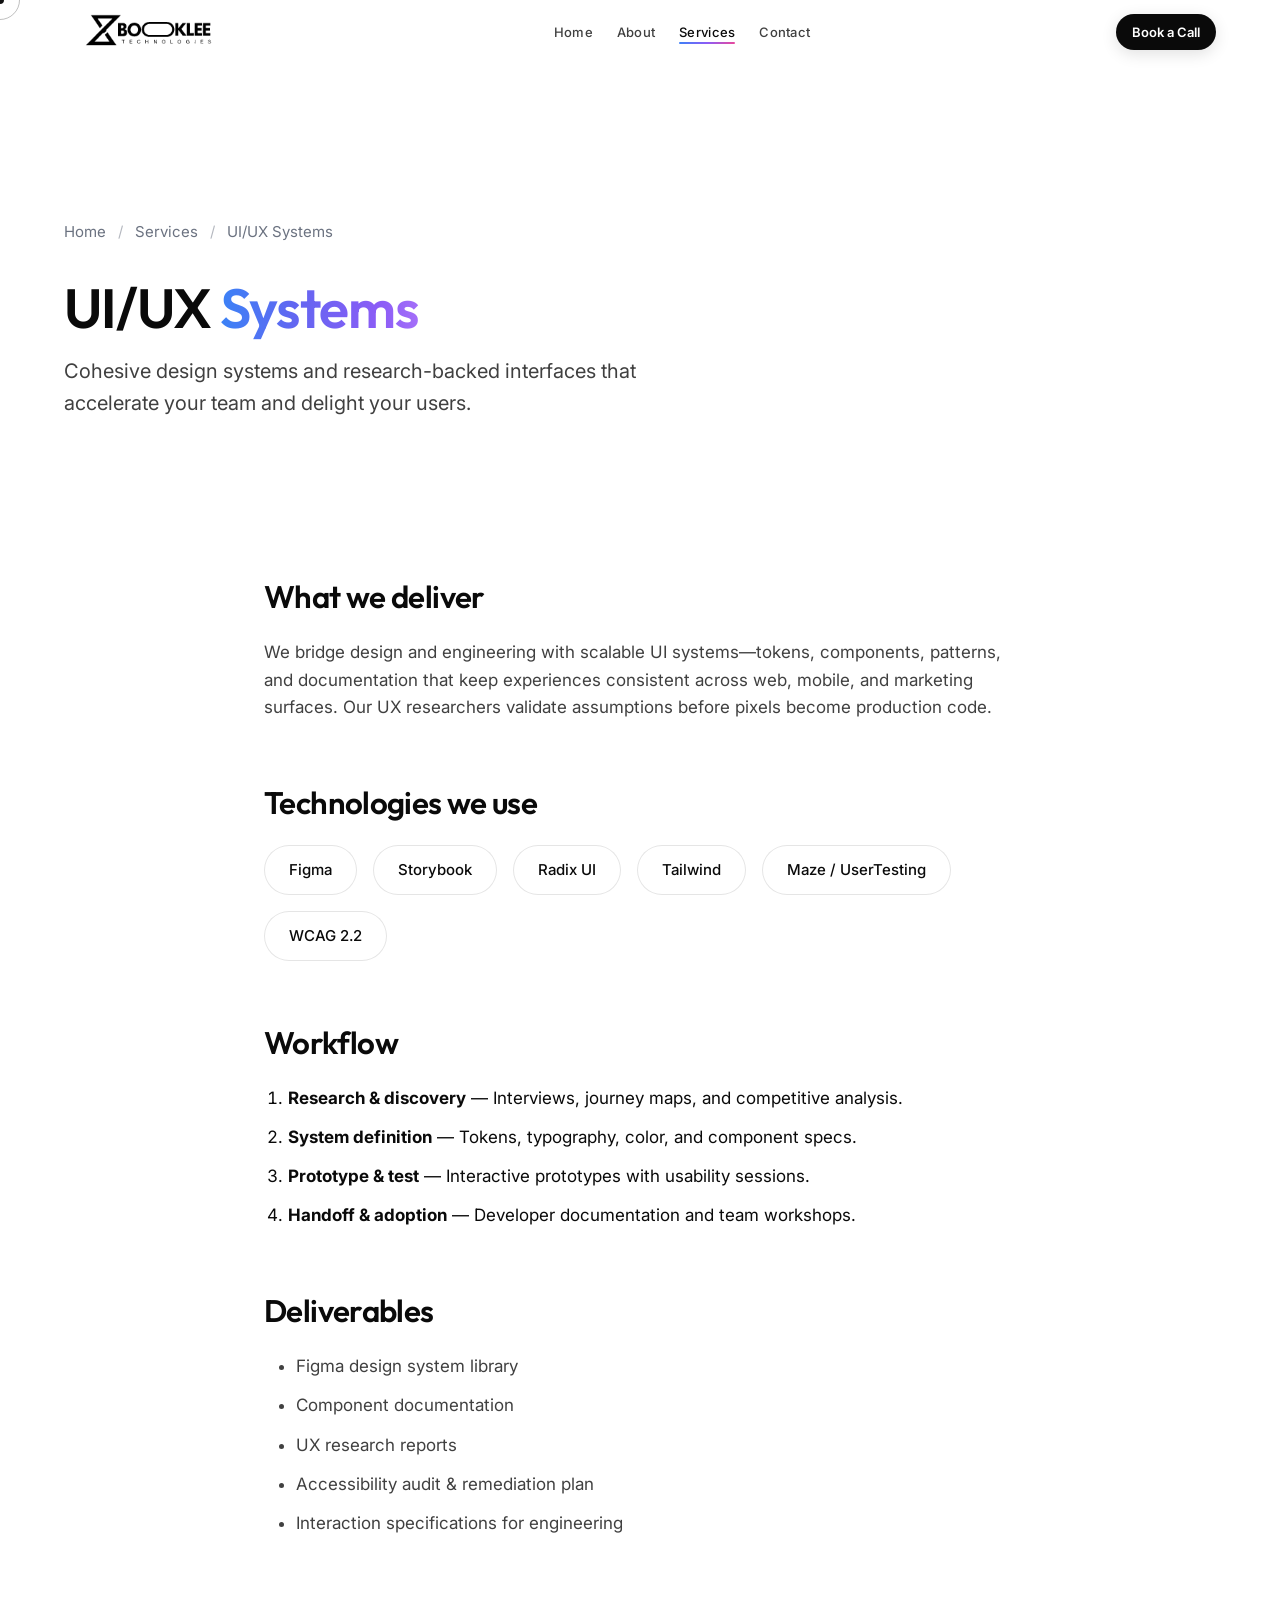
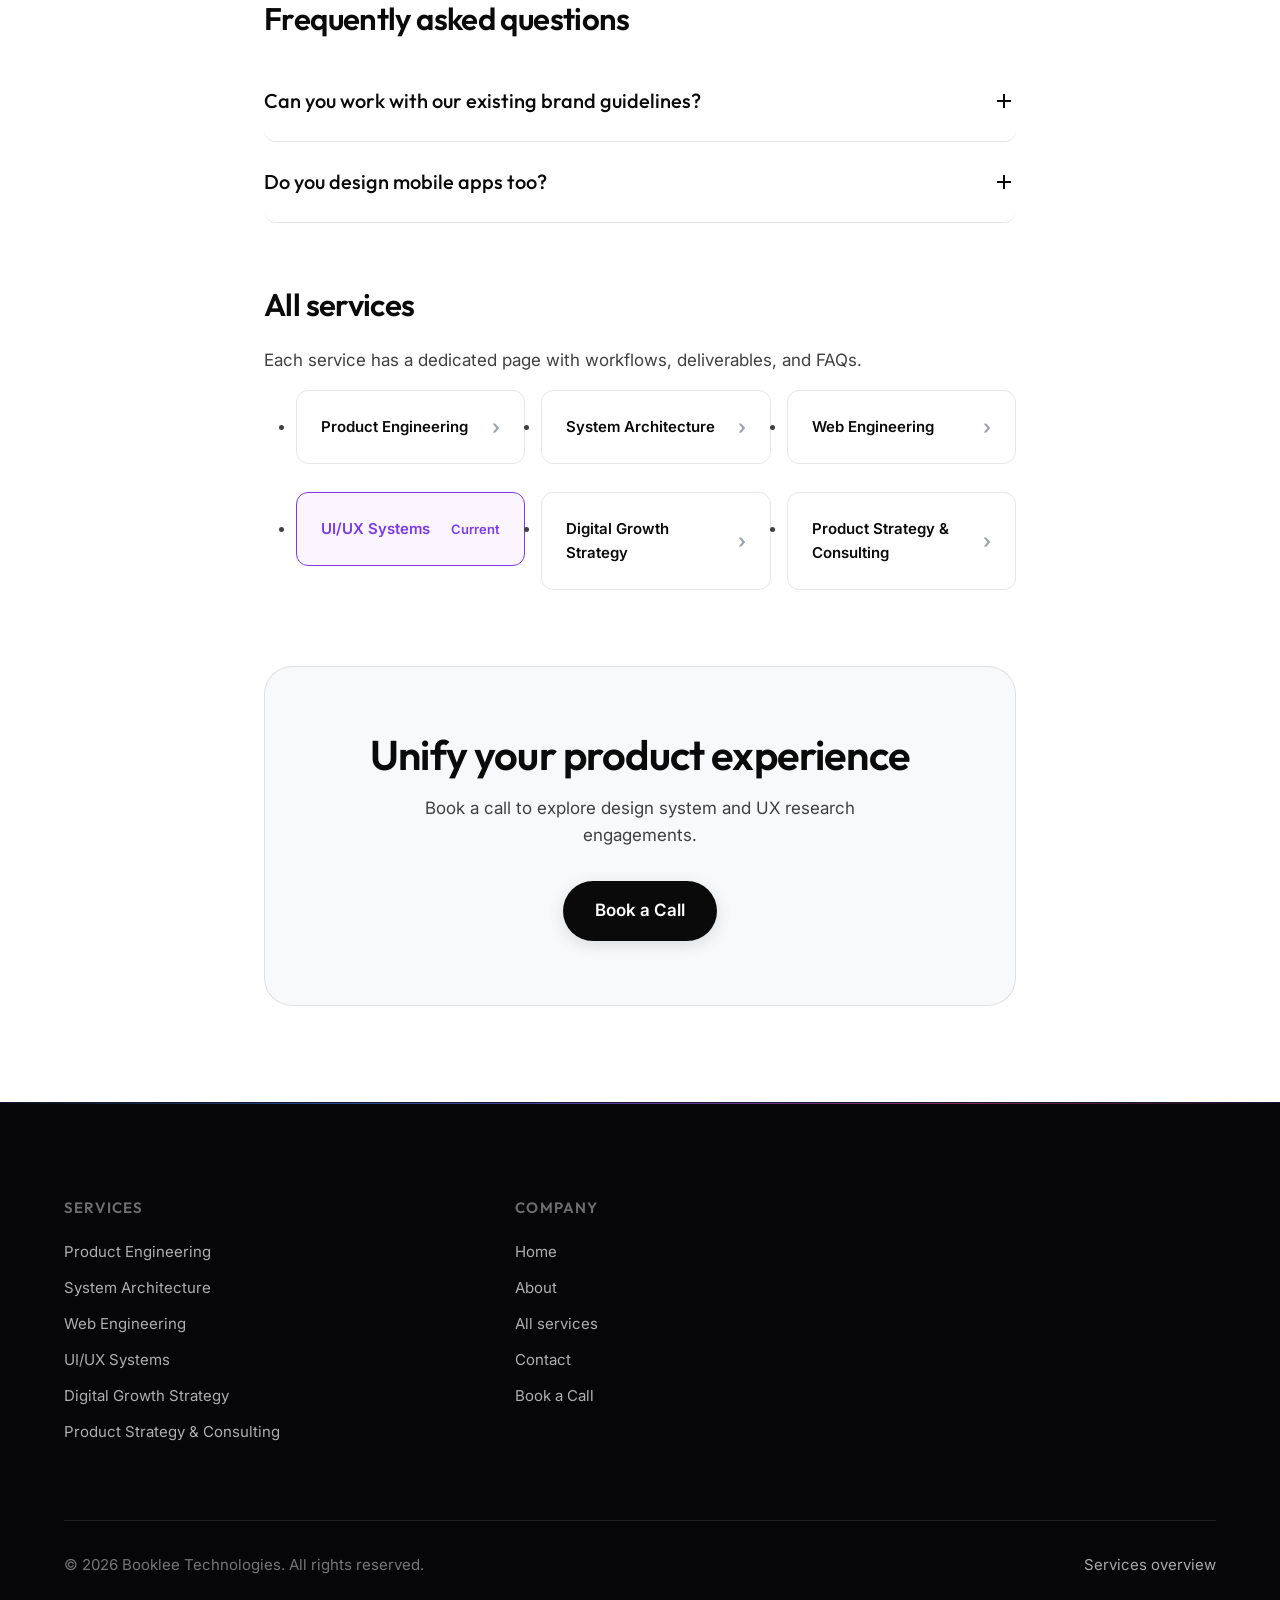
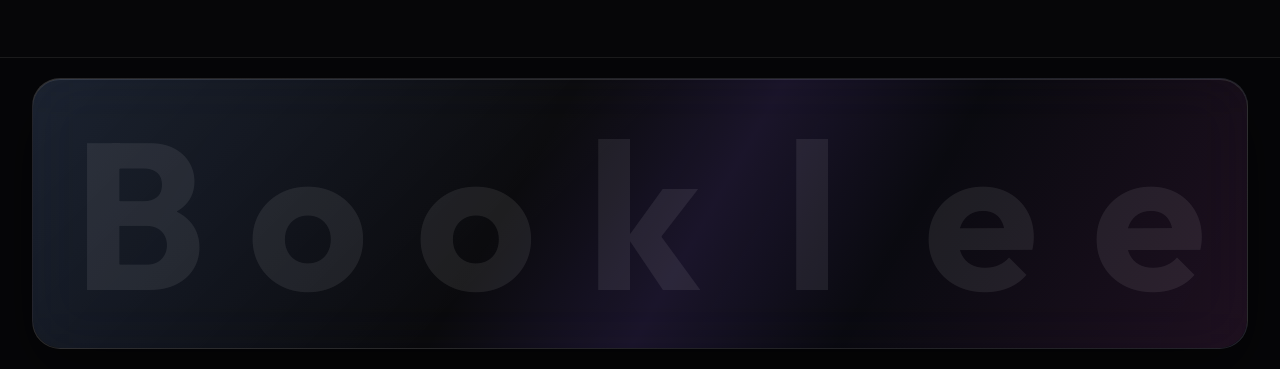
<file: services/ui-ux-systems.html>
<!DOCTYPE html>
<html lang="en">
<head>
  <meta charset="UTF-8">
  <meta name="viewport" content="width=device-width, initial-scale=1.0">
  <meta name="description" content="UI/UX Systems by Booklee Technologies — design systems, research, prototyping, and accessible interface design.">
  <meta name="theme-color" content="#050816">
  <title>UI/UX Systems | Booklee Technologies</title>
  <link rel="icon" href="../assets/images/booklee-logo.png" type="image/png">
  <link rel="preconnect" href="https://fonts.googleapis.com">
  <link rel="preconnect" href="https://fonts.gstatic.com" crossorigin>
  <link href="https://fonts.googleapis.com/css2?family=Inter:wght@400;500;600&family=Outfit:wght@500;600;700&display=swap" rel="stylesheet">
  <link rel="stylesheet" href="../assets/css/styles.css">
</head>
<body>
  <div id="page-loader" class="page-loader" role="status" aria-label="Loading"><img src="../assets/images/booklee-logo.png" alt="" class="page-loader__logo-img" width="640" height="640" decoding="async"><div class="page-loader__bar"><div class="page-loader__progress"></div></div></div>
  <div id="scroll-progress" class="scroll-progress" role="progressbar" aria-valuemin="0" aria-valuemax="100" aria-valuenow="0"></div>
  <div id="cursor-dot" class="cursor-dot" aria-hidden="true"></div>
  <div id="cursor-ring" class="cursor-ring" aria-hidden="true"></div>
  <div id="mouse-gradient" class="mouse-gradient" aria-hidden="true"></div>
  <div class="bg-canvas" aria-hidden="true"><div id="bg-particles" class="bg-particles"></div></div>
  <div class="bg-mesh" aria-hidden="true"></div>

  <header id="header" class="header">
    <div class="container">
      <nav class="nav" aria-label="Main navigation">
        <a href="../index.html" class="nav__logo" aria-label="Booklee Technologies home"><img src="../assets/images/booklee-logo.png" alt="Booklee Technologies" class="nav__logo-img" width="560" height="560" decoding="async"></a>
        <ul class="nav__links" role="list">
          <li><a href="../index.html" class="nav__link">Home</a></li>
          <li><a href="../about.html" class="nav__link">About</a></li>
          <li><a href="../services.html" class="nav__link">Services</a></li>
          <li><a href="../contact.html" class="nav__link">Contact</a></li>
        </ul>
        <div class="nav__actions"><a href="../book-call.html" class="btn btn--primary btn--sm">Book a Call</a></div>
        <button id="nav-toggle" class="nav__toggle" type="button" aria-expanded="false" aria-controls="mobile-menu" aria-label="Open menu"><span class="nav__toggle-bar"></span><span class="nav__toggle-bar"></span><span class="nav__toggle-bar"></span></button>
      </nav>
    </div>
  </header>
  <div id="mobile-menu" class="mobile-menu" aria-hidden="true">
    <a href="../index.html" class="mobile-menu__link">Home</a>
    <a href="../about.html" class="mobile-menu__link">About</a>
    <a href="../services.html" class="mobile-menu__link">Services</a>
    <a href="../contact.html" class="mobile-menu__link">Contact</a>
    <a href="../book-call.html" class="btn btn--primary">Book a Call</a>
  </div>

  <main>
    <section class="page-hero">
      <div class="container">
        <nav class="breadcrumb reveal" aria-label="Breadcrumb">
          <a href="../index.html">Home</a><span class="breadcrumb__sep">/</span>
          <a href="../services.html">Services</a><span class="breadcrumb__sep">/</span>
          <span aria-current="page">UI/UX Systems</span>
        </nav>
        <h1 class="page-hero__title reveal">UI/UX <span class="text-gradient">Systems</span></h1>
        <p class="page-hero__desc reveal">Cohesive design systems and research-backed interfaces that accelerate your team and delight your users.</p>
      </div>
    </section>

    <section class="section">
      <div class="container container--narrow">
        <div class="content-block reveal">
          <h2>What we deliver</h2>
          <p>We bridge design and engineering with scalable UI systems—tokens, components, patterns, and documentation that keep experiences consistent across web, mobile, and marketing surfaces. Our UX researchers validate assumptions before pixels become production code.</p>
        </div>

        <div class="content-block reveal">
          <h2>Technologies we use</h2>
          <div class="flex flex-wrap gap-md">
            <span class="tech-pill">Figma</span>
            <span class="tech-pill">Storybook</span>
            <span class="tech-pill">Radix UI</span>
            <span class="tech-pill">Tailwind</span>
            <span class="tech-pill">Maze / UserTesting</span>
            <span class="tech-pill">WCAG 2.2</span>
          </div>
        </div>

        <div class="content-block reveal">
          <h2>Workflow</h2>
          <ol class="content-block" style="list-style: decimal; padding-left: 1.5rem;">
            <li><strong>Research & discovery</strong> — Interviews, journey maps, and competitive analysis.</li>
            <li><strong>System definition</strong> — Tokens, typography, color, and component specs.</li>
            <li><strong>Prototype & test</strong> — Interactive prototypes with usability sessions.</li>
            <li><strong>Handoff & adoption</strong> — Developer documentation and team workshops.</li>
          </ol>
        </div>

        <div class="content-block reveal">
          <h2>Deliverables</h2>
          <ul>
            <li>Figma design system library</li>
            <li>Component documentation</li>
            <li>UX research reports</li>
            <li>Accessibility audit & remediation plan</li>
            <li>Interaction specifications for engineering</li>
          </ul>
        </div>

        <div class="content-block reveal" id="faq">
          <h2>Frequently asked questions</h2>
          <div class="faq-item">
            <button class="faq-item__button" type="button" aria-expanded="false">Can you work with our existing brand guidelines?<svg class="faq-item__icon" viewBox="0 0 24 24" fill="none" stroke="currentColor" stroke-width="2" aria-hidden="true"><line x1="12" y1="5" x2="12" y2="19"/><line x1="5" y1="12" x2="19" y2="12"/></svg></button>
            <div class="faq-item__answer"><div class="faq-item__answer-inner">Yes. We extend existing brands into systematic UI libraries rather than replacing them—unless a refresh is part of scope.</div></div>
          </div>
          <div class="faq-item">
            <button class="faq-item__button" type="button" aria-expanded="false">Do you design mobile apps too?<svg class="faq-item__icon" viewBox="0 0 24 24" fill="none" stroke="currentColor" stroke-width="2" aria-hidden="true"><line x1="12" y1="5" x2="12" y2="19"/><line x1="5" y1="12" x2="19" y2="12"/></svg></button>
            <div class="faq-item__answer"><div class="faq-item__answer-inner">Our systems are platform-agnostic. We deliver iOS, Android, and web patterns from a unified token foundation.</div></div>
          </div>
        </div>

        <div class="content-block reveal" id="all-services">
          <h2>All services</h2>
          <p class="text-muted mb-lg">Each service has a dedicated page with workflows, deliverables, and FAQs.</p>
          <ul class="services-index" role="list">
            <li><a href="product-engineering.html" class="services-index__link">Product Engineering</a></li>
            <li><a href="system-architecture.html" class="services-index__link">System Architecture</a></li>
            <li><a href="web-engineering.html" class="services-index__link">Web Engineering</a></li>
            <li><a href="ui-ux-systems.html" class="services-index__link is-current" aria-current="page">UI/UX Systems</a></li>
            <li><a href="digital-growth-strategy.html" class="services-index__link">Digital Growth Strategy</a></li>
            <li><a href="product-strategy-consulting.html" class="services-index__link">Product Strategy & Consulting</a></li>
          </ul>
        </div>

        <div class="cta-banner reveal mt-2xl">
          <h2 class="cta-banner__title">Unify your product experience</h2>
          <p class="cta-banner__text">Book a call to explore design system and UX research engagements.</p>
          <a href="../book-call.html" class="btn btn--primary btn--lg">Book a Call</a>
        </div>
      </div>
    </section>
  </main>

  <footer class="footer">
    <div class="container">
      <div class="footer__grid">
        <div>
          <h3 class="footer__heading">Services</h3>
          <a href="product-engineering.html" class="footer__link">Product Engineering</a>
          <a href="system-architecture.html" class="footer__link">System Architecture</a>
          <a href="web-engineering.html" class="footer__link">Web Engineering</a>
          <a href="ui-ux-systems.html" class="footer__link">UI/UX Systems</a>
          <a href="digital-growth-strategy.html" class="footer__link">Digital Growth Strategy</a>
          <a href="product-strategy-consulting.html" class="footer__link">Product Strategy & Consulting</a>
        </div>
        <div>
          <h3 class="footer__heading">Company</h3>
          <a href="../index.html" class="footer__link">Home</a>
          <a href="../about.html" class="footer__link">About</a>
          <a href="../services.html" class="footer__link">All services</a>
          <a href="../contact.html" class="footer__link">Contact</a>
          <a href="../book-call.html" class="footer__link">Book a Call</a>
        </div>
      </div>
      <div class="footer__bottom">
        <p>&copy; <span id="year"></span> Booklee Technologies. All rights reserved.</p>
        <p><a href="../services.html">Services overview</a></p>
      </div>
    </div>
    <div class="footer__signature" id="footer-signature">
      <div class="footer__signature-glow" id="footer-booklee-glow" aria-hidden="true"></div>
      <div class="footer__signature-glass" aria-hidden="true"></div>
      <span class="footer__booklee reveal-stagger" role="img" aria-label="Booklee">
        <span class="footer__booklee-char" tabindex="0">B</span>
        <span class="footer__booklee-char" tabindex="0">o</span>
        <span class="footer__booklee-char" tabindex="0">o</span>
        <span class="footer__booklee-char" tabindex="0">k</span>
        <span class="footer__booklee-char" tabindex="0">l</span>
        <span class="footer__booklee-char" tabindex="0">e</span>
        <span class="footer__booklee-char" tabindex="0">e</span>
      </span>
    </div>
  </footer>
  <script>document.getElementById("year").textContent = new Date().getFullYear();</script>
  <script src="../assets/js/scripts.js" defer></script>
</body>
</html>
</file>
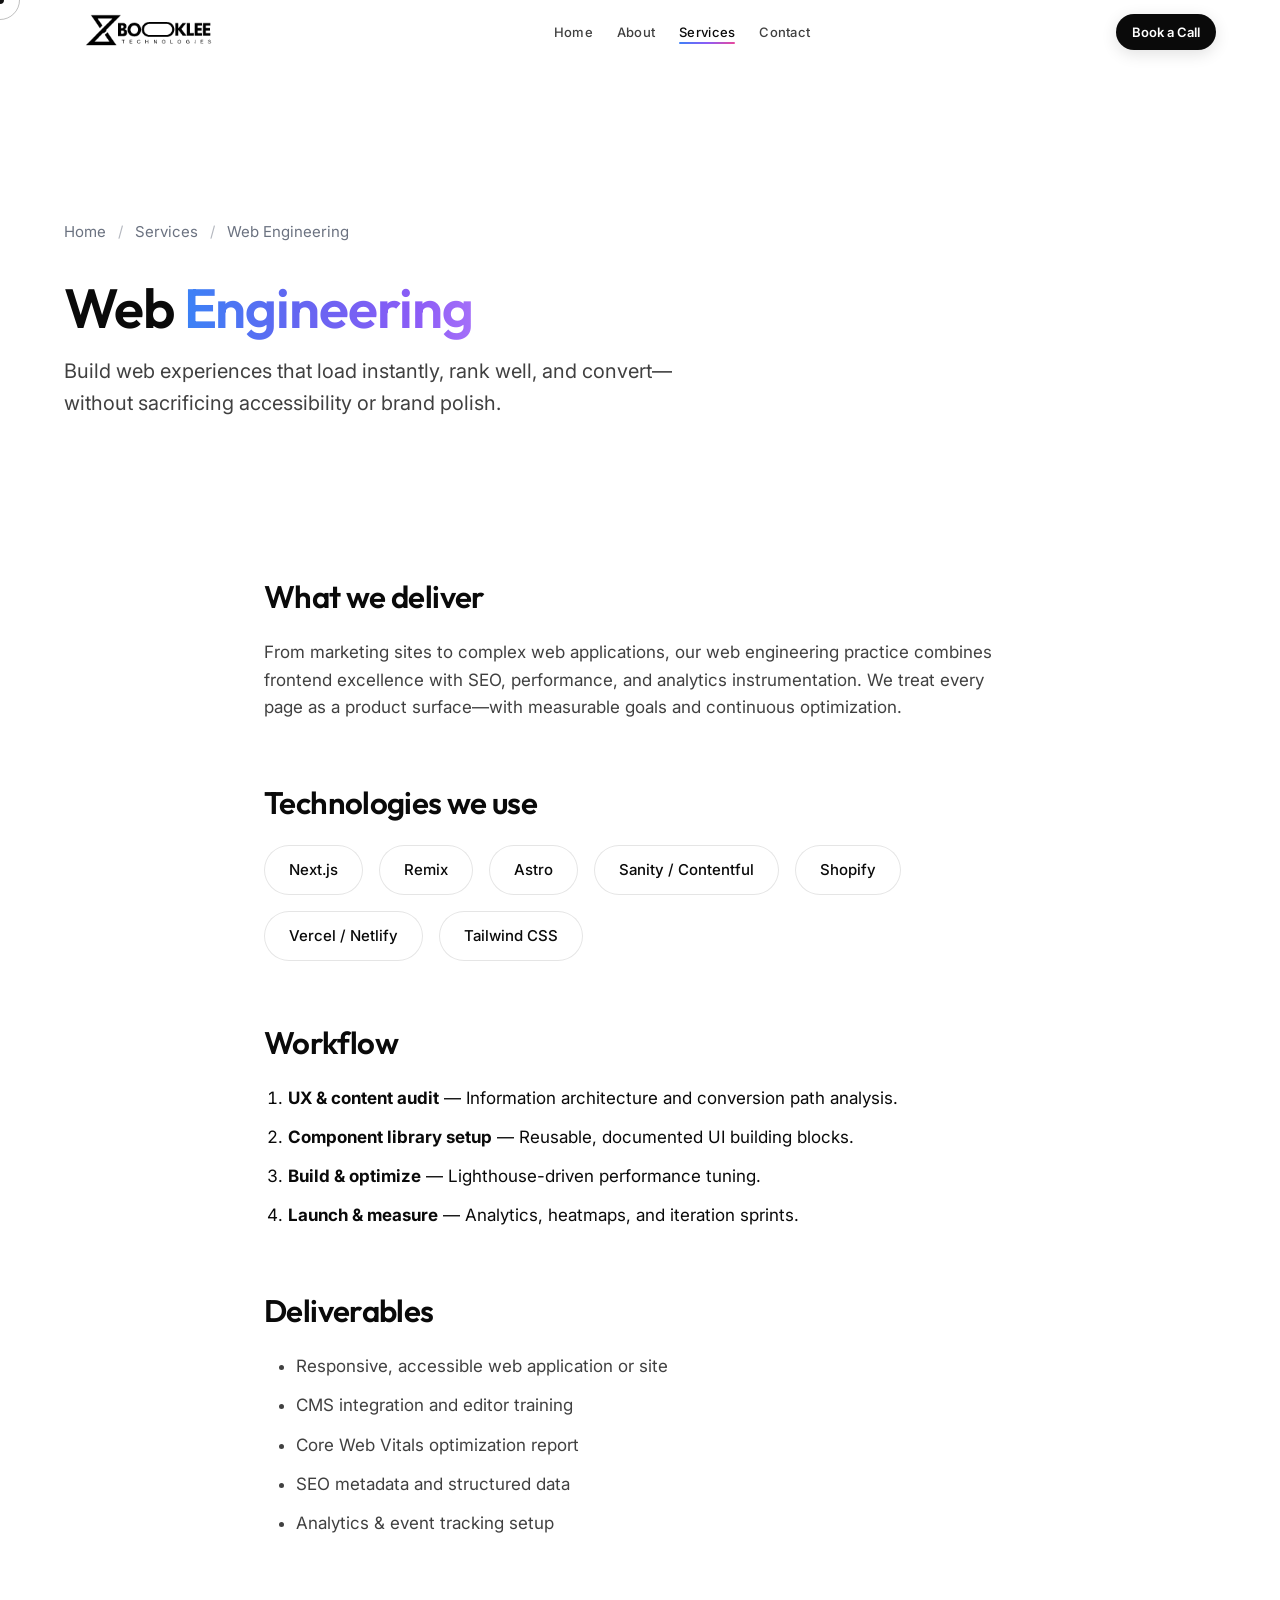
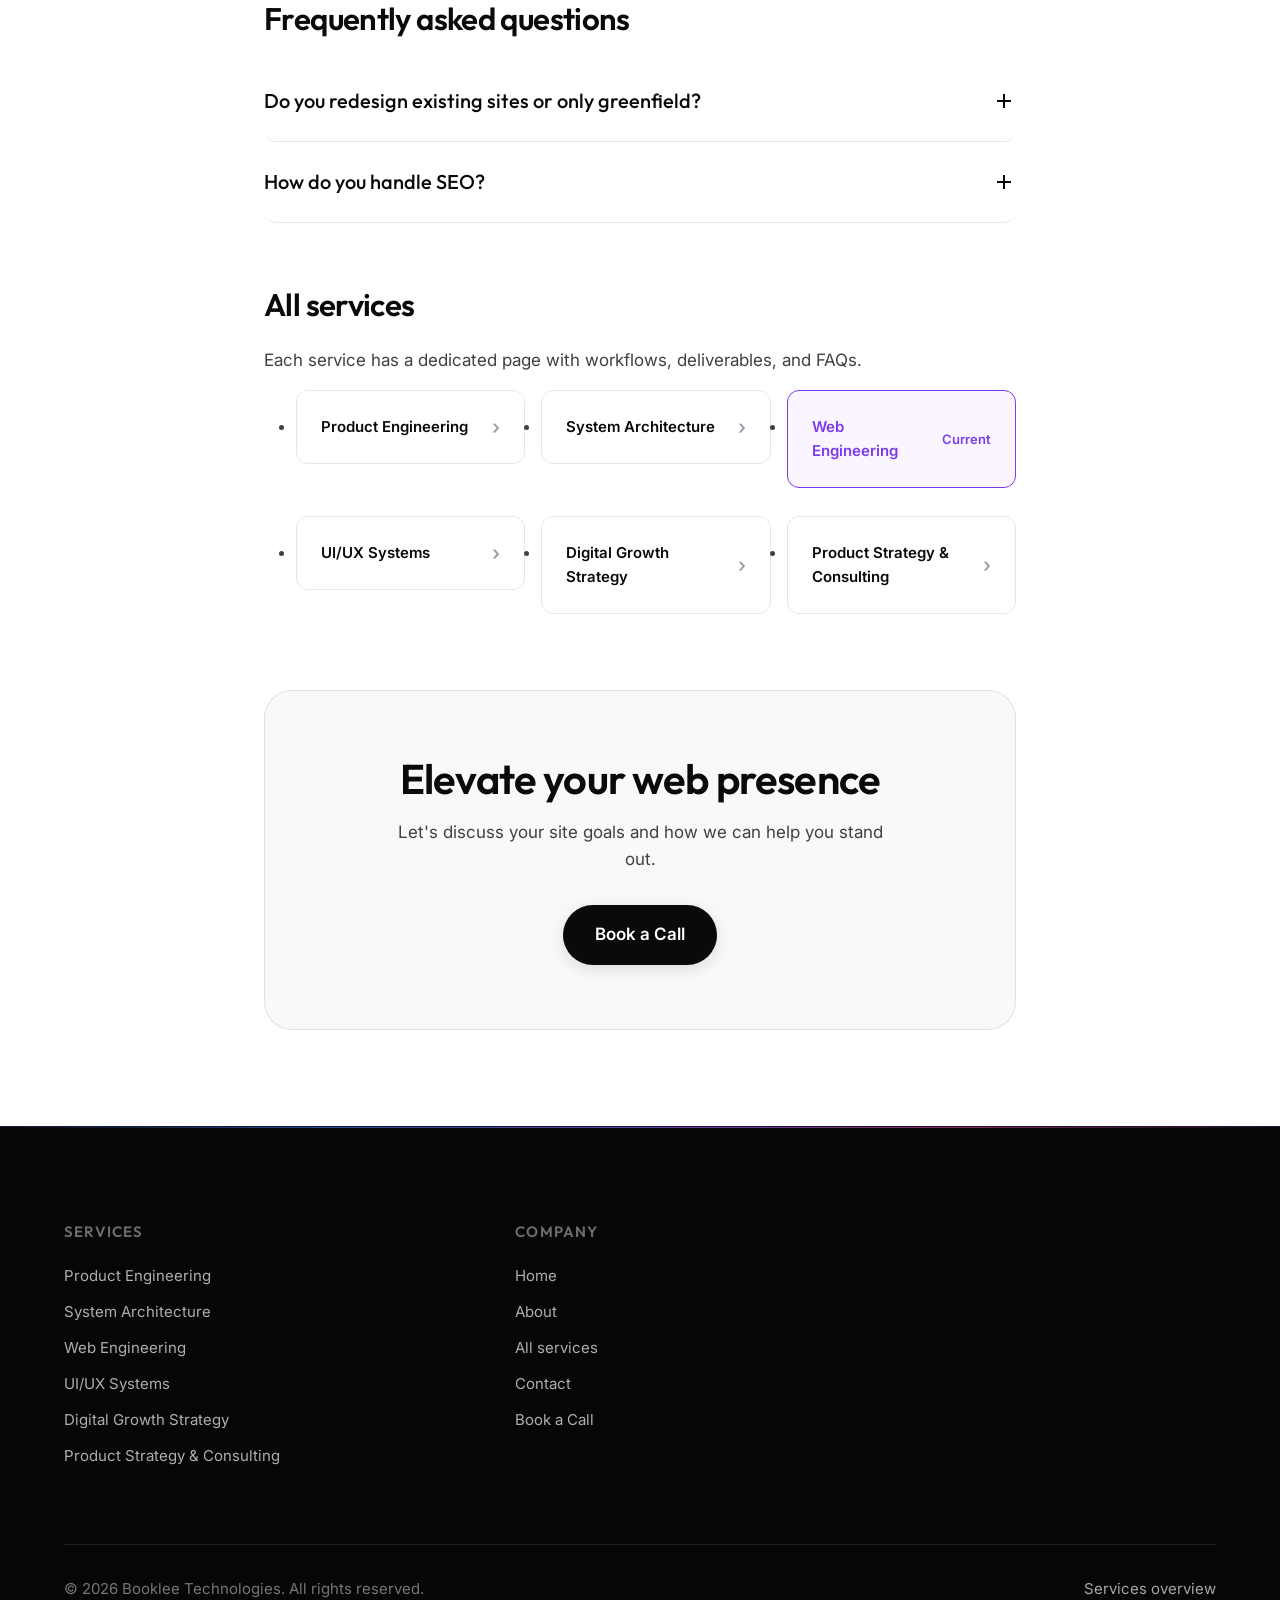
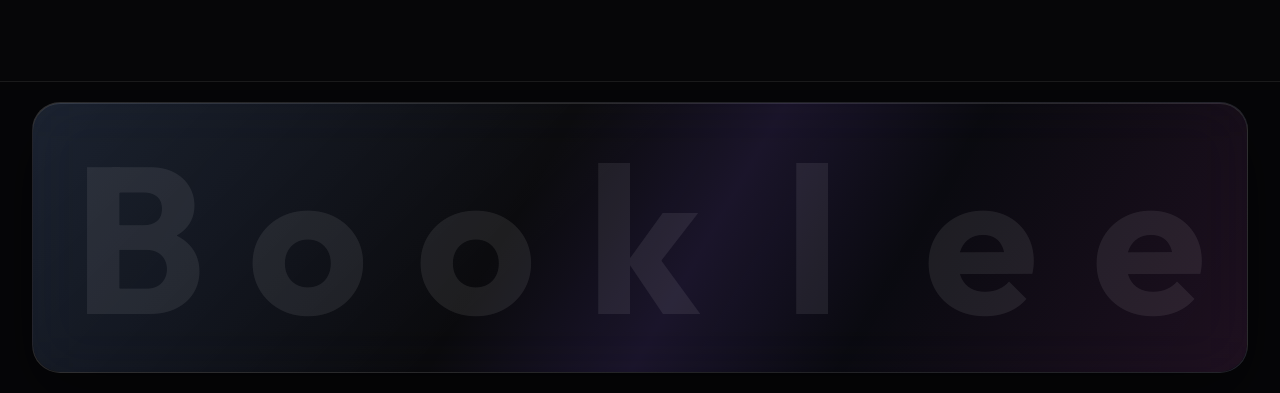
<file: services/web-engineering.html>
<!DOCTYPE html>
<html lang="en">
<head>
  <meta charset="UTF-8">
  <meta name="viewport" content="width=device-width, initial-scale=1.0">
  <meta name="description" content="Web Engineering by Booklee Technologies — high-performance sites, PWAs, headless CMS, and conversion-optimized web experiences.">
  <meta name="theme-color" content="#050816">
  <title>Web Engineering | Booklee Technologies</title>
  <link rel="icon" href="../assets/images/booklee-logo.png" type="image/png">
  <link rel="preconnect" href="https://fonts.googleapis.com">
  <link rel="preconnect" href="https://fonts.gstatic.com" crossorigin>
  <link href="https://fonts.googleapis.com/css2?family=Inter:wght@400;500;600&family=Outfit:wght@500;600;700&display=swap" rel="stylesheet">
  <link rel="stylesheet" href="../assets/css/styles.css">
</head>
<body>
  <div id="page-loader" class="page-loader" role="status" aria-label="Loading"><img src="../assets/images/booklee-logo.png" alt="" class="page-loader__logo-img" width="640" height="640" decoding="async"><div class="page-loader__bar"><div class="page-loader__progress"></div></div></div>
  <div id="scroll-progress" class="scroll-progress" role="progressbar" aria-valuemin="0" aria-valuemax="100" aria-valuenow="0"></div>
  <div id="cursor-dot" class="cursor-dot" aria-hidden="true"></div>
  <div id="cursor-ring" class="cursor-ring" aria-hidden="true"></div>
  <div id="mouse-gradient" class="mouse-gradient" aria-hidden="true"></div>
  <div class="bg-canvas" aria-hidden="true"><div id="bg-particles" class="bg-particles"></div></div>
  <div class="bg-mesh" aria-hidden="true"></div>

  <header id="header" class="header">
    <div class="container">
      <nav class="nav" aria-label="Main navigation">
        <a href="../index.html" class="nav__logo" aria-label="Booklee Technologies home"><img src="../assets/images/booklee-logo.png" alt="Booklee Technologies" class="nav__logo-img" width="560" height="560" decoding="async"></a>
        <ul class="nav__links" role="list">
          <li><a href="../index.html" class="nav__link">Home</a></li>
          <li><a href="../about.html" class="nav__link">About</a></li>
          <li><a href="../services.html" class="nav__link">Services</a></li>
          <li><a href="../contact.html" class="nav__link">Contact</a></li>
        </ul>
        <div class="nav__actions"><a href="../book-call.html" class="btn btn--primary btn--sm">Book a Call</a></div>
        <button id="nav-toggle" class="nav__toggle" type="button" aria-expanded="false" aria-controls="mobile-menu" aria-label="Open menu"><span class="nav__toggle-bar"></span><span class="nav__toggle-bar"></span><span class="nav__toggle-bar"></span></button>
      </nav>
    </div>
  </header>
  <div id="mobile-menu" class="mobile-menu" aria-hidden="true">
    <a href="../index.html" class="mobile-menu__link">Home</a>
    <a href="../about.html" class="mobile-menu__link">About</a>
    <a href="../services.html" class="mobile-menu__link">Services</a>
    <a href="../contact.html" class="mobile-menu__link">Contact</a>
    <a href="../book-call.html" class="btn btn--primary">Book a Call</a>
  </div>

  <main>
    <section class="page-hero">
      <div class="container">
        <nav class="breadcrumb reveal" aria-label="Breadcrumb">
          <a href="../index.html">Home</a><span class="breadcrumb__sep">/</span>
          <a href="../services.html">Services</a><span class="breadcrumb__sep">/</span>
          <span aria-current="page">Web Engineering</span>
        </nav>
        <h1 class="page-hero__title reveal">Web <span class="text-gradient">Engineering</span></h1>
        <p class="page-hero__desc reveal">Build web experiences that load instantly, rank well, and convert—without sacrificing accessibility or brand polish.</p>
      </div>
    </section>

    <section class="section">
      <div class="container container--narrow">
        <div class="content-block reveal">
          <h2>What we deliver</h2>
          <p>From marketing sites to complex web applications, our web engineering practice combines frontend excellence with SEO, performance, and analytics instrumentation. We treat every page as a product surface—with measurable goals and continuous optimization.</p>
        </div>

        <div class="content-block reveal">
          <h2>Technologies we use</h2>
          <div class="flex flex-wrap gap-md">
            <span class="tech-pill">Next.js</span>
            <span class="tech-pill">Remix</span>
            <span class="tech-pill">Astro</span>
            <span class="tech-pill">Sanity / Contentful</span>
            <span class="tech-pill">Shopify</span>
            <span class="tech-pill">Vercel / Netlify</span>
            <span class="tech-pill">Tailwind CSS</span>
          </div>
        </div>

        <div class="content-block reveal">
          <h2>Workflow</h2>
          <ol class="content-block" style="list-style: decimal; padding-left: 1.5rem;">
            <li><strong>UX & content audit</strong> — Information architecture and conversion path analysis.</li>
            <li><strong>Component library setup</strong> — Reusable, documented UI building blocks.</li>
            <li><strong>Build & optimize</strong> — Lighthouse-driven performance tuning.</li>
            <li><strong>Launch & measure</strong> — Analytics, heatmaps, and iteration sprints.</li>
          </ol>
        </div>

        <div class="content-block reveal">
          <h2>Deliverables</h2>
          <ul>
            <li>Responsive, accessible web application or site</li>
            <li>CMS integration and editor training</li>
            <li>Core Web Vitals optimization report</li>
            <li>SEO metadata and structured data</li>
            <li>Analytics & event tracking setup</li>
          </ul>
        </div>

        <div class="content-block reveal" id="faq">
          <h2>Frequently asked questions</h2>
          <div class="faq-item">
            <button class="faq-item__button" type="button" aria-expanded="false">Do you redesign existing sites or only greenfield?<svg class="faq-item__icon" viewBox="0 0 24 24" fill="none" stroke="currentColor" stroke-width="2" aria-hidden="true"><line x1="12" y1="5" x2="12" y2="19"/><line x1="5" y1="12" x2="19" y2="12"/></svg></button>
            <div class="faq-item__answer"><div class="faq-item__answer-inner">Both. We often start with a performance and UX audit, then propose phased improvements or full rebuilds depending on ROI.</div></div>
          </div>
          <div class="faq-item">
            <button class="faq-item__button" type="button" aria-expanded="false">How do you handle SEO?<svg class="faq-item__icon" viewBox="0 0 24 24" fill="none" stroke="currentColor" stroke-width="2" aria-hidden="true"><line x1="12" y1="5" x2="12" y2="19"/><line x1="5" y1="12" x2="19" y2="12"/></svg></button>
            <div class="faq-item__answer"><div class="faq-item__answer-inner">Technical SEO is built into our stack choices—semantic HTML, meta tags, sitemaps, structured data, and server-side rendering where appropriate.</div></div>
          </div>
        </div>

        <div class="content-block reveal" id="all-services">
          <h2>All services</h2>
          <p class="text-muted mb-lg">Each service has a dedicated page with workflows, deliverables, and FAQs.</p>
          <ul class="services-index" role="list">
            <li><a href="product-engineering.html" class="services-index__link">Product Engineering</a></li>
            <li><a href="system-architecture.html" class="services-index__link">System Architecture</a></li>
            <li><a href="web-engineering.html" class="services-index__link is-current" aria-current="page">Web Engineering</a></li>
            <li><a href="ui-ux-systems.html" class="services-index__link">UI/UX Systems</a></li>
            <li><a href="digital-growth-strategy.html" class="services-index__link">Digital Growth Strategy</a></li>
            <li><a href="product-strategy-consulting.html" class="services-index__link">Product Strategy & Consulting</a></li>
          </ul>
        </div>

        <div class="cta-banner reveal mt-2xl">
          <h2 class="cta-banner__title">Elevate your web presence</h2>
          <p class="cta-banner__text">Let's discuss your site goals and how we can help you stand out.</p>
          <a href="../book-call.html" class="btn btn--primary btn--lg">Book a Call</a>
        </div>
      </div>
    </section>
  </main>

  <footer class="footer">
    <div class="container">
      <div class="footer__grid">
        <div>
          <h3 class="footer__heading">Services</h3>
          <a href="product-engineering.html" class="footer__link">Product Engineering</a>
          <a href="system-architecture.html" class="footer__link">System Architecture</a>
          <a href="web-engineering.html" class="footer__link">Web Engineering</a>
          <a href="ui-ux-systems.html" class="footer__link">UI/UX Systems</a>
          <a href="digital-growth-strategy.html" class="footer__link">Digital Growth Strategy</a>
          <a href="product-strategy-consulting.html" class="footer__link">Product Strategy & Consulting</a>
        </div>
        <div>
          <h3 class="footer__heading">Company</h3>
          <a href="../index.html" class="footer__link">Home</a>
          <a href="../about.html" class="footer__link">About</a>
          <a href="../services.html" class="footer__link">All services</a>
          <a href="../contact.html" class="footer__link">Contact</a>
          <a href="../book-call.html" class="footer__link">Book a Call</a>
        </div>
      </div>
      <div class="footer__bottom">
        <p>&copy; <span id="year"></span> Booklee Technologies. All rights reserved.</p>
        <p><a href="../services.html">Services overview</a></p>
      </div>
    </div>
    <div class="footer__signature" id="footer-signature">
      <div class="footer__signature-glow" id="footer-booklee-glow" aria-hidden="true"></div>
      <div class="footer__signature-glass" aria-hidden="true"></div>
      <span class="footer__booklee reveal-stagger" role="img" aria-label="Booklee">
        <span class="footer__booklee-char" tabindex="0">B</span>
        <span class="footer__booklee-char" tabindex="0">o</span>
        <span class="footer__booklee-char" tabindex="0">o</span>
        <span class="footer__booklee-char" tabindex="0">k</span>
        <span class="footer__booklee-char" tabindex="0">l</span>
        <span class="footer__booklee-char" tabindex="0">e</span>
        <span class="footer__booklee-char" tabindex="0">e</span>
      </span>
    </div>
  </footer>
  <script>document.getElementById("year").textContent = new Date().getFullYear();</script>
  <script src="../assets/js/scripts.js" defer></script>
</body>
</html>
</file>
<file: assets/css/styles.css>
/* ==========================================================================
   Booklee Technologies — Design System & Global Styles
   ========================================================================== */

:root {
  /* Brand colors — light theme */
  --color-bg-deep: #ffffff;
  --color-bg-mid: #ffffff;
  --color-bg-surface: #f8f9fa;
  --color-bg-elevated: #f1f3f5;
  --color-primary: #111111;
  --color-primary-light: #333333;
  --color-accent: #6366f1;
  --color-accent-glow: rgba(99, 102, 241, 0.25);
  --color-text: #0a0a0a;
  --color-text-muted: #404040;
  --color-text-subtle: #6b7280;
  --color-border: rgba(0, 0, 0, 0.1);
  --color-glass: rgba(255, 255, 255, 0.9);
  --color-glass-border: rgba(0, 0, 0, 0.08);
  --color-success: #16a34a;
  --color-error: #dc2626;

  /* Gradients */
  --gradient-hero: #ffffff;
  --gradient-accent: linear-gradient(135deg, #3b82f6 0%, #8b5cf6 50%, #ec4899 100%);
  --gradient-text-shine: linear-gradient(
    90deg,
    #3b82f6 0%,
    #6366f1 12%,
    #8b5cf6 25%,
    #c084fc 38%,
    #ec4899 50%,
    #f472b6 62%,
    #a855f7 75%,
    #8b5cf6 88%,
    #3b82f6 100%
  );
  --gradient-text-size: 320% 100%;
  --gradient-card: linear-gradient(145deg, rgba(0, 0, 0, 0.03), rgba(0, 0, 0, 0.01));

  /* Typography */
  --font-sans: "Inter", system-ui, -apple-system, BlinkMacSystemFont, "Segoe UI", sans-serif;
  --font-display: "Outfit", var(--font-sans);
  --text-xs: clamp(0.75rem, 0.7rem + 0.2vw, 0.8125rem);
  --text-sm: clamp(0.875rem, 0.82rem + 0.25vw, 0.9375rem);
  --text-base: clamp(1rem, 0.95rem + 0.3vw, 1.0625rem);
  --text-lg: clamp(1.125rem, 1.05rem + 0.4vw, 1.25rem);
  --text-xl: clamp(1.25rem, 1.15rem + 0.5vw, 1.5rem);
  --text-2xl: clamp(1.5rem, 1.35rem + 0.75vw, 2rem);
  --text-3xl: clamp(1.875rem, 1.6rem + 1.25vw, 2.75rem);
  --text-4xl: clamp(2.25rem, 1.85rem + 2vw, 3.5rem);
  --text-5xl: clamp(2.75rem, 2.2rem + 2.75vw, 4.5rem);

  /* Spacing & layout */
  --space-xs: 0.5rem;
  --space-sm: 0.75rem;
  --space-md: 1rem;
  --space-lg: 1.5rem;
  --space-xl: 2rem;
  --space-2xl: 3rem;
  --space-3xl: 4rem;
  --space-4xl: 6rem;
  --container-max: 1200px;
  --container-narrow: 800px;
  --header-height: 52px;
  --header-pad-block: 0px;
  --header-logo-height: 112px;
  --header-offset: calc((var(--header-height) + var(--header-logo-height)) / 2);
  --radius-sm: 8px;
  --radius-md: 12px;
  --radius-lg: 20px;
  --radius-xl: 28px;
  --radius-full: 9999px;

  /* Effects */
  --shadow-glow: 0 4px 24px rgba(0, 0, 0, 0.08);
  --shadow-card: 0 4px 24px rgba(0, 0, 0, 0.06);
  --blur-glass: 16px;
  --transition-fast: 150ms ease;
  --transition-base: 300ms cubic-bezier(0.4, 0, 0.2, 1);
  --transition-slow: 500ms cubic-bezier(0.4, 0, 0.2, 1);
  --z-nav: 1000;
  --z-overlay: 1100;
  --z-cursor: 9999;
  --z-loader: 10000;
}

/* Reset & base */
*,
*::before,
*::after {
  box-sizing: border-box;
  margin: 0;
  padding: 0;
}

html {
  scroll-behavior: auto;
  -webkit-font-smoothing: antialiased;
  -moz-osx-font-smoothing: grayscale;
}

html.smooth-scroll-enabled {
  scroll-behavior: auto;
}

main {
  position: relative;
  z-index: 1;
}

@media (prefers-reduced-motion: reduce) {
  html {
    scroll-behavior: auto;
  }

  *,
  *::before,
  *::after {
    animation-duration: 0.01ms !important;
    animation-iteration-count: 1 !important;
    transition-duration: 0.01ms !important;
  }
}

body {
  font-family: var(--font-sans);
  font-size: var(--text-base);
  line-height: 1.6;
  color: var(--color-text);
  background: var(--gradient-hero);
  background-color: var(--color-bg-deep);
  min-height: 100vh;
  overflow-x: hidden;
}

body.no-scroll {
  overflow: hidden;
}

body.custom-cursor {
  cursor: none;
}

img {
  max-width: 100%;
  height: auto;
  display: block;
}

a {
  color: inherit;
  text-decoration: none;
}

ul,
ol {
  list-style: none;
}

button,
input,
textarea,
select {
  font: inherit;
  color: inherit;
}

button {
  cursor: pointer;
  border: none;
  background: none;
}

:focus-visible {
  outline: 2px solid var(--color-primary-light);
  outline-offset: 3px;
}

::selection {
  background: rgba(99, 102, 241, 0.2);
  color: var(--color-text);
}

/* Typography utilities */
h1,
h2,
h3,
h4,
h5,
h6 {
  font-family: var(--font-display);
  font-weight: 600;
  line-height: 1.15;
  letter-spacing: -0.02em;
}

/* Gradient text — animated shine sweep */
@keyframes gradientTextShimmer {
  0% {
    background-position: 0% 50%;
  }
  100% {
    background-position: 200% 50%;
  }
}

.text-gradient,
.about-title-highlight,
.about-stat__value,
.about-section--process .section__eyebrow,
.about-section--culture .section__eyebrow,
.about-process-grid .process-step__number {
  background-image: var(--gradient-text-shine);
  background-size: var(--gradient-text-size);
  background-repeat: repeat;
  -webkit-background-clip: text;
  background-clip: text;
  -webkit-text-fill-color: transparent;
  color: transparent;
  animation: gradientTextShimmer 3.5s ease-in-out infinite;
}

.text-gradient {
  display: inline;
}

.text-muted {
  color: var(--color-text-muted);
}

.text-subtle {
  color: var(--color-text-subtle);
}

.text-center {
  text-align: center;
}

.sr-only {
  position: absolute;
  width: 1px;
  height: 1px;
  padding: 0;
  margin: -1px;
  overflow: hidden;
  clip: rect(0, 0, 0, 0);
  white-space: nowrap;
  border: 0;
}

/* Layout */
.container {
  width: 100%;
  max-width: var(--container-max);
  margin-inline: auto;
  padding-inline: clamp(1rem, 4vw, var(--space-lg));
}

.container--narrow {
  max-width: var(--container-narrow);
}

.section {
  padding-block: var(--space-4xl);
  position: relative;
}

.section__header {
  margin-bottom: var(--space-3xl);
  max-width: 720px;
}

.section__header--center {
  margin-inline: auto;
  text-align: center;
  width: 100%;
}

.section__header--center .section__desc {
  margin-inline: auto;
}

.section__eyebrow {
  display: inline-block;
  font-size: var(--text-xs);
  font-weight: 600;
  letter-spacing: 0.12em;
  text-transform: uppercase;
  color: var(--color-text-subtle);
  margin-bottom: var(--space-sm);
}

.section__title {
  font-size: var(--text-3xl);
  margin-bottom: var(--space-md);
}

.section__desc {
  font-size: var(--text-lg);
  color: var(--color-text-muted);
}

/* Grid utilities */
.grid {
  display: grid;
  gap: var(--space-xl);
}

.grid--2 {
  grid-template-columns: 1fr;
}

.grid--3 {
  grid-template-columns: 1fr;
}

.grid--4 {
  grid-template-columns: 1fr;
}

@media (min-width: 640px) {
  .grid--2 {
    grid-template-columns: repeat(2, 1fr);
  }
}

@media (min-width: 768px) {
  .grid--3 {
    grid-template-columns: repeat(3, 1fr);
  }

  .grid--4 {
    grid-template-columns: repeat(2, 1fr);
  }
}

@media (min-width: 1024px) {
  .grid--4 {
    grid-template-columns: repeat(4, 1fr);
  }
}

/* Flex utilities */
.flex {
  display: flex;
}

.flex-wrap {
  flex-wrap: wrap;
}

.flex-center {
  align-items: center;
  justify-content: center;
}

.gap-sm {
  gap: var(--space-sm);
}

.gap-md {
  gap: var(--space-md);
}

.gap-lg {
  gap: var(--space-lg);
}

/* ==========================================================================
   Page Loader
   ========================================================================== */

.page-loader {
  position: fixed;
  inset: 0;
  z-index: var(--z-loader);
  display: flex;
  flex-direction: column;
  align-items: center;
  justify-content: center;
  gap: var(--space-xl);
  padding: var(--space-xl);
  background: #ffffff;
  transition: opacity 0.6s ease, visibility 0.6s ease;
}

.page-loader.is-hidden {
  opacity: 0;
  visibility: hidden;
  pointer-events: none;
}

.page-loader__logo {
  font-family: var(--font-display);
  font-size: var(--text-2xl);
  font-weight: 700;
  letter-spacing: -0.03em;
}

.page-loader__bar {
  width: 200px;
  height: 3px;
  background: var(--color-bg-surface);
  border-radius: var(--radius-full);
  overflow: hidden;
}

.page-loader__progress {
  height: 100%;
  width: 0%;
  background: var(--gradient-accent);
  border-radius: inherit;
  animation: loaderProgress 1.2s ease forwards;
}

@keyframes loaderProgress {
  to {
    width: 100%;
  }
}

/* ==========================================================================
   Scroll Progress
   ========================================================================== */

.scroll-progress {
  position: fixed;
  top: 0;
  left: 0;
  height: 3px;
  width: 0%;
  background: var(--gradient-accent);
  z-index: calc(var(--z-nav) + 1);
  transform-origin: left;
  transition: width 0.1s linear;
}

/* ==========================================================================
   Custom Cursor
   ========================================================================== */

.cursor-dot,
.cursor-ring {
  position: fixed;
  top: 0;
  left: 0;
  pointer-events: none;
  z-index: var(--z-cursor);
  border-radius: 50%;
  transform: translate(-50%, -50%);
  will-change: transform;
}

.cursor-dot {
  width: 8px;
  height: 8px;
  background: #111111;
  mix-blend-mode: normal;
}

.cursor-ring {
  width: 40px;
  height: 40px;
  border: 1px solid rgba(0, 0, 0, 0.25);
  transition: width 0.25s ease, height 0.25s ease, border-color 0.25s ease;
}

.cursor-ring.is-hover {
  width: 56px;
  height: 56px;
  border-color: rgba(99, 102, 241, 0.6);
}

@media (max-width: 1024px), (pointer: coarse), (prefers-reduced-motion: reduce) {
  .cursor-dot,
  .cursor-ring {
    display: none;
  }

  body.custom-cursor {
    cursor: auto;
  }
}

/* ==========================================================================
   Mouse-follow gradient
   ========================================================================== */

.mouse-gradient {
  display: block;
  position: fixed;
  top: 0;
  left: 0;
  width: min(560px, 70vw);
  height: min(560px, 70vw);
  border-radius: 50%;
  pointer-events: none;
  z-index: 0;
  transform: translate(-50%, -50%);
  background: radial-gradient(
    circle at center,
    rgba(139, 92, 246, 0.22) 0%,
    rgba(59, 130, 246, 0.12) 35%,
    rgba(236, 72, 153, 0.06) 55%,
    transparent 72%
  );
  filter: blur(52px);
  opacity: 0;
  transition: opacity 0.65s cubic-bezier(0.4, 0, 0.2, 1);
  will-change: transform, opacity;
}

.mouse-gradient.is-active {
  opacity: 1;
}

@media (prefers-reduced-motion: reduce), (pointer: coarse) {
  .mouse-gradient {
    display: none;
  }
}

/* ==========================================================================
   Background effects
   ========================================================================== */

.bg-canvas {
  position: fixed;
  inset: 0;
  z-index: -2;
  overflow: hidden;
  pointer-events: none;
}

.bg-particles {
  position: absolute;
  inset: 0;
}

.particle {
  position: absolute;
  width: 2px;
  height: 2px;
  background: rgba(0, 0, 0, 0.08);
  border-radius: 50%;
  animation: particleFloat linear infinite;
}

@keyframes particleFloat {
  0% {
    transform: translateY(100vh) scale(0);
    opacity: 0;
  }
  10% {
    opacity: 1;
  }
  90% {
    opacity: 1;
  }
  100% {
    transform: translateY(-10vh) scale(1);
    opacity: 0;
  }
}

.bg-mesh {
  display: none;
}

/* ==========================================================================
   Header & Navigation
   ========================================================================== */

.header {
  position: fixed;
  top: 0;
  left: 0;
  right: 0;
  z-index: var(--z-nav);
  height: var(--header-height);
  overflow: visible;
  transition: background var(--transition-base), box-shadow var(--transition-base);
}

.header.is-scrolled {
  background: rgba(255, 255, 255, 0.96);
  backdrop-filter: blur(12px);
  -webkit-backdrop-filter: blur(12px);
  border-bottom: 1px solid var(--color-border);
  box-shadow: 0 1px 8px rgba(0, 0, 0, 0.04);
}

.header .container {
  height: 100%;
}

.nav {
  display: flex;
  align-items: center;
  justify-content: space-between;
  gap: var(--space-sm);
  height: 100%;
  min-height: var(--header-height);
  min-width: 0;
  padding-block: var(--header-pad-block);
}

.nav__logo {
  display: flex;
  align-items: center;
  align-self: center;
  height: auto;
  gap: 0;
  font-family: var(--font-display);
  font-weight: 700;
  z-index: calc(var(--z-overlay) + 1);
  background: transparent;
  flex-shrink: 0;
  min-width: 0;
  max-width: min(92vw, 720px);
  padding: 0;
  line-height: 0;
}

.nav__logo-img,
.footer__logo-img,
.page-loader__logo-img {
  display: block;
  width: auto;
  height: auto;
  max-width: 100%;
  object-fit: contain;
  object-position: left center;
  background: transparent;
  -webkit-user-drag: none;
  user-select: none;
}

/* Header logo — large brand mark; bar stays minimal via overflow */
.nav__logo-img {
  width: auto;
  height: var(--header-logo-height);
  max-width: 100%;
  min-width: 0;
  object-fit: contain;
  object-position: left center;
}

.page-loader__logo-img {
  width: clamp(260px, 85vw, 560px);
  height: auto;
}

.footer__logo {
  display: inline-block;
  margin-bottom: var(--space-md);
  background: transparent;
}

.footer__logo-img {
  width: auto;
  height: clamp(52px, 11vw, 72px);
  max-width: min(100%, 480px);
  object-position: left center;
}

@media (min-width: 480px) {
  :root {
    --header-logo-height: 128px;
  }

  .nav__logo {
    max-width: min(85vw, 820px);
  }
}

@media (min-width: 768px) {
  :root {
    --header-height: 56px;
    --header-logo-height: 144px;
  }

  .nav__logo {
    max-width: min(70vw, 920px);
  }

  .footer__logo-img {
    height: clamp(60px, 9vw, 80px);
  }
}

@media (min-width: 1024px) {
  :root {
    --header-height: 60px;
    --header-logo-height: 168px;
  }

  .nav__logo {
    max-width: min(68vw, 1000px);
  }

  .nav__links {
    gap: var(--space-lg);
  }

  .nav__link {
    font-size: var(--text-sm);
  }

  .page-loader__logo-img {
    width: min(560px, 62vw);
  }

  .footer__logo-img {
    height: 80px;
    max-width: 560px;
  }
}

@media (min-width: 1280px) {
  :root {
    --header-height: 64px;
    --header-logo-height: 184px;
  }

  .nav__logo {
    max-width: min(72vw, 1100px);
  }
}

.nav__logo-mark {
  width: 36px;
  height: 36px;
  border-radius: var(--radius-sm);
  background: #0a0a0a;
  color: #ffffff;
  display: flex;
  align-items: center;
  justify-content: center;
  font-size: var(--text-sm);
  font-weight: 800;
}

.nav__links {
  display: none;
  align-items: center;
  gap: var(--space-lg);
}

.nav__link {
  font-size: var(--text-xs);
  font-weight: 500;
  letter-spacing: 0.02em;
  color: var(--color-text-muted);
  transition: color var(--transition-fast);
  position: relative;
}

.nav__link::after {
  content: "";
  position: absolute;
  bottom: -4px;
  left: 0;
  width: 0;
  height: 2px;
  background: var(--gradient-accent);
  border-radius: var(--radius-full);
  transition: width var(--transition-base);
}

.nav__link:hover,
.nav__link.is-active {
  color: var(--color-text);
}

.nav__link:hover::after,
.nav__link.is-active::after {
  width: 100%;
}

.nav__actions {
  display: none;
  align-items: center;
  gap: var(--space-md);
}

.nav__toggle {
  display: flex;
  flex-direction: column;
  justify-content: center;
  gap: 5px;
  width: 40px;
  height: 40px;
  padding: 8px;
  z-index: calc(var(--z-overlay) + 1);
  border-radius: var(--radius-sm);
  flex-shrink: 0;
}

.nav__actions .btn--sm {
  padding: 0.5rem 1rem;
  font-size: var(--text-xs);
}

.nav__toggle-bar {
  display: block;
  width: 100%;
  height: 2px;
  background: var(--color-text);
  border-radius: var(--radius-full);
  transition: transform var(--transition-base), opacity var(--transition-base);
}

.nav__toggle[aria-expanded="true"] .nav__toggle-bar:nth-child(1) {
  transform: translateY(8px) rotate(45deg);
}

.nav__toggle[aria-expanded="true"] .nav__toggle-bar:nth-child(2) {
  opacity: 0;
}

.nav__toggle[aria-expanded="true"] .nav__toggle-bar:nth-child(3) {
  transform: translateY(-8px) rotate(-45deg);
}

@media (min-width: 1024px) {
  .nav__links,
  .nav__actions {
    display: flex;
  }

  .nav__toggle {
    display: none;
  }
}

/* Mobile menu */
.mobile-menu {
  position: fixed;
  inset: 0;
  z-index: var(--z-overlay);
  background: rgba(255, 255, 255, 0.98);
  backdrop-filter: blur(20px);
  -webkit-backdrop-filter: blur(20px);
  display: flex;
  flex-direction: column;
  align-items: center;
  justify-content: center;
  gap: var(--space-xl);
  opacity: 0;
  visibility: hidden;
  transition: opacity var(--transition-base), visibility var(--transition-base);
}

.mobile-menu.is-open {
  opacity: 1;
  visibility: visible;
}

.mobile-menu__link {
  font-family: var(--font-display);
  font-size: var(--text-2xl);
  font-weight: 500;
  color: var(--color-text-muted);
  transition: color var(--transition-fast);
}

.mobile-menu__link:hover,
.mobile-menu__link.is-active {
  color: var(--color-text);
}

/* ==========================================================================
   Buttons
   ========================================================================== */

.btn {
  display: inline-flex;
  align-items: center;
  justify-content: center;
  gap: var(--space-sm);
  padding: 0.875rem 1.75rem;
  font-size: var(--text-sm);
  font-weight: 600;
  border-radius: var(--radius-full);
  transition: transform var(--transition-fast), box-shadow var(--transition-base), background var(--transition-base);
  position: relative;
  overflow: hidden;
  white-space: nowrap;
}

.btn::before {
  content: "";
  position: absolute;
  inset: 0;
  background: linear-gradient(90deg, transparent, rgba(255, 255, 255, 0.15), transparent);
  transform: translateX(-100%);
  transition: transform 0.6s ease;
}

.btn:hover::before {
  transform: translateX(100%);
}

.btn--primary {
  background: #0a0a0a;
  color: #ffffff;
  box-shadow: 0 4px 16px rgba(0, 0, 0, 0.12);
}

.btn--primary:hover {
  transform: translateY(-2px);
  box-shadow: 0 8px 24px rgba(0, 0, 0, 0.18);
}

.btn--ghost {
  background: transparent;
  color: var(--color-text);
  border: 1px solid var(--color-border);
}

.btn--ghost:hover {
  border-color: rgba(0, 0, 0, 0.25);
  background: rgba(0, 0, 0, 0.04);
  box-shadow: var(--shadow-glow);
}

.btn--sm {
  padding: 0.625rem 1.25rem;
  font-size: var(--text-xs);
}

.btn--lg {
  padding: 1rem 2rem;
  font-size: var(--text-base);
}

.btn__icon {
  width: 18px;
  height: 18px;
  flex-shrink: 0;
}

/* ==========================================================================
   Glass cards
   ========================================================================== */

.glass-card {
  position: relative;
  overflow: hidden;
  background: var(--color-glass);
  backdrop-filter: blur(var(--blur-glass));
  -webkit-backdrop-filter: blur(var(--blur-glass));
  border: 1px solid var(--color-glass-border);
  border-radius: var(--radius-lg);
  padding: var(--space-xl);
  transition: transform var(--transition-base), box-shadow var(--transition-base), border-color var(--transition-base);
}

.glass-card:hover,
.glass-card:focus-within {
  transform: translateY(-4px);
  border-color: rgba(0, 0, 0, 0.15);
  box-shadow: var(--shadow-card);
}

.glass-card--float {
  animation: cardFloat 6s ease-in-out infinite;
}

.glass-card--float:hover,
.glass-card--float:focus-within {
  animation-play-state: paused;
  transform: translateY(-4px);
}

.glass-card--float:nth-child(2) {
  animation-delay: -2s;
}

.glass-card--float:nth-child(3) {
  animation-delay: -4s;
}

@keyframes cardFloat {
  0%,
  100% {
    transform: translateY(0);
  }
  50% {
    transform: translateY(-8px);
  }
}

.glass-card__icon {
  width: 48px;
  height: 48px;
  border-radius: var(--radius-md);
  background: var(--color-bg-elevated);
  border: 1px solid var(--color-glass-border);
  display: flex;
  align-items: center;
  justify-content: center;
  margin-bottom: var(--space-lg);
  color: var(--color-text);
}

.glass-card__icon svg {
  width: 24px;
  height: 24px;
}

.glass-card__title {
  font-size: var(--text-xl);
  margin-bottom: var(--space-sm);
}

.glass-card__text {
  color: var(--color-text-muted);
  font-size: var(--text-sm);
  margin-bottom: var(--space-lg);
}

.glass-card__link {
  font-size: var(--text-sm);
  font-weight: 600;
  color: var(--color-text);
  display: inline-flex;
  align-items: center;
  gap: var(--space-xs);
  transition: gap var(--transition-fast);
  text-decoration: underline;
  text-underline-offset: 3px;
}

.glass-card__link:hover {
  gap: var(--space-sm);
}

/* ==========================================================================
   Hero
   ========================================================================== */

.hero {
  min-height: 100vh;
  min-height: 100dvh;
  display: flex;
  align-items: center;
  padding-top: var(--header-offset);
  position: relative;
  overflow: hidden;
}

.hero__layout {
  display: grid;
  gap: var(--space-3xl);
  align-items: center;
  width: 100%;
  justify-items: stretch;
}

@media (max-width: 1023px) {
  .hero__content {
    text-align: center;
  }

  .hero__subtitle {
    margin-inline: auto;
  }

  .hero__cta {
    justify-content: center;
  }

  .hero__stats {
    justify-content: center;
  }

  .hero__badge {
    margin-inline: auto;
  }
}

@media (min-width: 1024px) {
  .hero__layout {
    grid-template-columns: 1fr minmax(300px, 400px);
    gap: var(--space-2xl);
  }
}

.hero__content {
  position: relative;
  z-index: 1;
  max-width: 800px;
}

@media (min-width: 1024px) {
  .hero__content {
    max-width: none;
  }
}

.hero__snapshot {
  width: 100%;
  max-width: 400px;
  margin-inline: auto;
  z-index: 1;
}

@media (max-width: 1023px) {
  .hero__snapshot {
    margin-top: var(--space-md);
  }
}

.hero__badge {
  display: inline-flex;
  align-items: center;
  gap: var(--space-sm);
  padding: var(--space-xs) var(--space-md);
  background: var(--color-bg-elevated);
  border: 1px solid var(--color-border);
  border-radius: var(--radius-full);
  font-size: var(--text-xs);
  font-weight: 500;
  color: var(--color-text-muted);
  margin-bottom: var(--space-xl);
}

.hero__badge-dot {
  width: 8px;
  height: 8px;
  background: var(--color-success);
  border-radius: 50%;
  animation: pulse 2s ease infinite;
}

@keyframes pulse {
  0%,
  100% {
    opacity: 1;
    transform: scale(1);
  }
  50% {
    opacity: 0.6;
    transform: scale(0.9);
  }
}

.hero__title {
  font-size: var(--text-5xl);
  margin-bottom: var(--space-lg);
  line-height: 1.05;
}

.hero__subtitle {
  font-size: var(--text-lg);
  color: var(--color-text-muted);
  margin-bottom: var(--space-2xl);
  max-width: 560px;
}

.hero__cta {
  display: flex;
  flex-wrap: wrap;
  gap: var(--space-md);
  margin-bottom: var(--space-3xl);
}

.hero__stats {
  display: flex;
  flex-wrap: wrap;
  gap: var(--space-2xl);
  padding-top: var(--space-xl);
  border-top: 1px solid var(--color-border);
}

.hero__stat-value {
  font-family: var(--font-display);
  font-size: var(--text-2xl);
  font-weight: 700;
}

.hero__stat-label {
  font-size: var(--text-sm);
  color: var(--color-text-subtle);
}

/* ==========================================================================
   Engagement Snapshot (hero)
   ========================================================================== */

.engagement-snapshot {
  position: relative;
  overflow: hidden;
  background: #ffffff;
  border: 1px solid rgba(0, 0, 0, 0.08);
  border-radius: 24px;
  padding: var(--space-xl);
  box-shadow: 0 8px 40px rgba(0, 0, 0, 0.06);
  transition: box-shadow 0.45s ease;
}

.engagement-snapshot__title {
  font-family: var(--font-sans);
  font-size: var(--text-sm);
  font-weight: 500;
  color: var(--color-text-subtle);
  margin-bottom: var(--space-lg);
  letter-spacing: 0;
}

.engagement-snapshot__grid {
  display: grid;
  grid-template-columns: 1fr 1fr;
  gap: var(--space-md);
  margin-bottom: var(--space-md);
}

.snapshot-kpi {
  position: relative;
  overflow: hidden;
  display: flex;
  flex-direction: column;
  justify-content: space-between;
  min-height: 100px;
  padding: var(--space-lg);
  border-radius: 16px;
  transition: transform var(--transition-base), box-shadow 0.45s ease;
}

.snapshot-kpi:hover {
  transform: translateY(-2px);
  box-shadow: 0 6px 20px rgba(0, 0, 0, 0.06);
}

.snapshot-kpi--lavender {
  background: #f3f0ff;
}

.snapshot-kpi--blue {
  background: #eff6ff;
}

.snapshot-kpi--mint {
  background: #ecfdf5;
}

.snapshot-kpi--yellow {
  background: #fffbeb;
}

.snapshot-kpi__label {
  font-size: var(--text-xs);
  font-weight: 500;
  color: var(--color-text-subtle);
  line-height: 1.4;
  margin-bottom: var(--space-md);
}

.snapshot-kpi__value {
  font-family: var(--font-display);
  font-size: clamp(1.75rem, 4vw, 2.25rem);
  font-weight: 700;
  color: #0a0a0a;
  line-height: 1;
  font-variant-numeric: tabular-nums;
}

.engagement-snapshot__notice {
  display: flex;
  align-items: flex-start;
  gap: var(--space-sm);
  padding: var(--space-md) var(--space-lg);
  background: #ffffff;
  border: 1px solid rgba(0, 0, 0, 0.08);
  border-radius: 14px;
}

.engagement-snapshot__notice-icon {
  flex-shrink: 0;
  width: 20px;
  height: 20px;
  color: #8b5cf6;
  margin-top: 2px;
}

.engagement-snapshot__notice-icon svg {
  width: 100%;
  height: 100%;
}

.engagement-snapshot__notice-text {
  font-size: var(--text-xs);
  color: var(--color-text-muted);
  line-height: 1.5;
  margin: 0;
}

@media (max-width: 480px) {
  .engagement-snapshot__grid {
    grid-template-columns: 1fr;
  }

  .snapshot-kpi {
    min-height: 88px;
  }
}

/* Parallax layer */
.hero__parallax {
  will-change: transform;
  transition: transform 0.1s linear;
}

/* ==========================================================================
   Process steps
   ========================================================================== */

.process-step {
  display: flex;
  gap: var(--space-lg);
  padding: var(--space-xl);
}

.process-step__number {
  flex-shrink: 0;
  width: 48px;
  height: 48px;
  border-radius: var(--radius-md);
  background: #0a0a0a;
  color: #ffffff;
  display: flex;
  align-items: center;
  justify-content: center;
  font-family: var(--font-display);
  font-weight: 700;
  font-size: var(--text-lg);
}

.process-step__title {
  font-size: var(--text-lg);
  margin-bottom: var(--space-xs);
}

.process-step__text {
  color: var(--color-text-muted);
  font-size: var(--text-sm);
}

/* ==========================================================================
   Testimonials
   ========================================================================== */

.testimonial {
  padding: var(--space-2xl);
}

.testimonial__quote {
  font-size: var(--text-lg);
  font-style: italic;
  color: var(--color-text-muted);
  margin-bottom: var(--space-xl);
  line-height: 1.7;
}

.testimonial__author {
  display: flex;
  align-items: center;
  gap: var(--space-md);
}

.testimonial__avatar {
  width: 48px;
  height: 48px;
  border-radius: 50%;
  background: #0a0a0a;
  color: #ffffff;
  display: flex;
  align-items: center;
  justify-content: center;
  font-weight: 700;
  font-size: var(--text-sm);
}

.testimonial__name {
  font-weight: 600;
}

.testimonial__role {
  font-size: var(--text-sm);
  color: var(--color-text-subtle);
}

/* ==========================================================================
   Tech stack pills
   ========================================================================== */

.tech-pill {
  position: relative;
  overflow: hidden;
  display: inline-flex;
  align-items: center;
  padding: var(--space-sm) var(--space-lg);
  background: #ffffff;
  border: 1px solid var(--color-border);
  border-radius: var(--radius-full);
  font-size: var(--text-sm);
  font-weight: 500;
  color: var(--color-text);
  transition: border-color var(--transition-fast), box-shadow 0.45s ease;
  flex-shrink: 0;
}

.tech-pill:hover {
  border-color: rgba(0, 0, 0, 0.2);
  box-shadow: var(--shadow-glow);
}

/* ==========================================================================
   CTA Banner
   ========================================================================== */

.cta-banner {
  padding: var(--space-3xl);
  border-radius: var(--radius-xl);
  background: var(--color-bg-surface);
  border: 1px solid var(--color-border);
  text-align: center;
  position: relative;
  overflow: hidden;
}

.cta-banner__title {
  font-size: var(--text-3xl);
  margin-bottom: var(--space-md);
  position: relative;
}

.cta-banner__text {
  color: var(--color-text-muted);
  margin-bottom: var(--space-xl);
  max-width: 520px;
  margin-inline: auto;
  position: relative;
}

/* Featured CTA — Services page */
.cta-banner--featured {
  padding: 0;
  text-align: center;
  background: #0a0a0a;
  border: none;
  box-shadow: 0 24px 60px rgba(0, 0, 0, 0.12);
}

.cta-banner--featured .cta-banner__glow {
  position: absolute;
  inset: 0;
  background:
    radial-gradient(ellipse 70% 80% at 20% 20%, rgba(59, 130, 246, 0.35), transparent 55%),
    radial-gradient(ellipse 60% 70% at 85% 75%, rgba(139, 92, 246, 0.3), transparent 50%),
    radial-gradient(ellipse 50% 50% at 50% 100%, rgba(236, 72, 153, 0.2), transparent 45%);
  pointer-events: none;
  z-index: 0;
}

.cta-banner--featured .cta-banner__inner {
  position: relative;
  z-index: 1;
  padding: var(--space-4xl) var(--space-2xl);
}

.cta-banner--featured .cta-banner__eyebrow {
  display: inline-block;
  font-size: var(--text-xs);
  font-weight: 600;
  letter-spacing: 0.14em;
  text-transform: uppercase;
  color: rgba(255, 255, 255, 0.7);
  margin-bottom: var(--space-md);
  padding: var(--space-xs) var(--space-md);
  border: 1px solid rgba(255, 255, 255, 0.15);
  border-radius: var(--radius-full);
  background: rgba(255, 255, 255, 0.06);
}

.cta-banner--featured .cta-banner__title {
  font-size: clamp(1.75rem, 4vw, 2.5rem);
  color: #ffffff;
  margin-bottom: var(--space-md);
  max-width: 640px;
  margin-inline: auto;
  line-height: 1.15;
}

.cta-banner--featured .cta-banner__text {
  color: rgba(255, 255, 255, 0.75);
  max-width: 560px;
  font-size: var(--text-lg);
  margin-bottom: var(--space-2xl);
}

.cta-banner--featured .cta-banner__actions {
  display: flex;
  flex-wrap: wrap;
  align-items: center;
  justify-content: center;
  gap: var(--space-md);
  margin-bottom: var(--space-2xl);
}

.cta-banner--featured .btn--primary {
  background: #ffffff;
  color: #0a0a0a;
  box-shadow: 0 8px 28px rgba(255, 255, 255, 0.2);
}

.cta-banner--featured .btn--primary:hover {
  background: #f8fafc;
  box-shadow: 0 12px 36px rgba(255, 255, 255, 0.28);
}

.cta-banner--featured .btn--ghost {
  color: #ffffff;
  border-color: rgba(255, 255, 255, 0.35);
}

.cta-banner--featured .btn--ghost:hover {
  background: rgba(255, 255, 255, 0.1);
  border-color: rgba(255, 255, 255, 0.55);
}

.cta-banner--featured .cta-banner__perks {
  display: flex;
  flex-wrap: wrap;
  align-items: center;
  justify-content: center;
  gap: var(--space-md) var(--space-xl);
  list-style: none;
  padding: 0;
  margin: 0;
}

.cta-banner--featured .cta-banner__perks li {
  display: inline-flex;
  align-items: center;
  gap: var(--space-xs);
  font-size: var(--text-sm);
  color: rgba(255, 255, 255, 0.85);
  font-weight: 500;
}

.cta-banner__perk-icon {
  display: inline-flex;
  align-items: center;
  justify-content: center;
  width: 20px;
  height: 20px;
  border-radius: 50%;
  background: rgba(34, 197, 94, 0.2);
  color: #4ade80;
  font-size: var(--text-xs);
  font-weight: 700;
}

.section--cta {
  padding-bottom: var(--space-4xl);
}

/* ==========================================================================
   Contact page — layout & sidebar cards
   ========================================================================== */

.section--contact-page {
  padding-top: var(--space-2xl);
}

.contact-layout {
  display: grid;
  grid-template-columns: 1fr;
  gap: var(--space-3xl);
  align-items: start;
  width: 100%;
}

@media (min-width: 1024px) {
  .contact-layout {
    grid-template-columns: minmax(0, 1.2fr) minmax(320px, 0.9fr);
    gap: var(--space-2xl);
    align-items: start;
  }
}

.contact-form-wrap {
  width: 100%;
  max-width: 100%;
}

.contact-form-wrap .section__title {
  margin-bottom: var(--space-md);
}

.contact-form-wrap #contact-form {
  width: 100%;
}

.contact-aside {
  display: flex;
  flex-direction: column;
  gap: var(--space-lg);
  width: 100%;
  min-width: 0;
}

.contact-card {
  position: relative;
  overflow: hidden;
  display: flex;
  flex-direction: column;
  align-items: flex-start;
  width: 100%;
  min-height: 200px;
  padding: 1.75rem;
  background: #ffffff;
  border: 1px solid #f3f4f6;
  border-radius: 16px;
  box-shadow: 0 4px 20px rgba(0, 0, 0, 0.04);
  transition: box-shadow 0.45s ease;
}

.contact-card__icon {
  width: 48px;
  height: 48px;
  border-radius: 10px;
  display: flex;
  align-items: center;
  justify-content: center;
  margin-bottom: var(--space-lg);
}

.contact-card__icon svg {
  width: 22px;
  height: 22px;
}

.contact-card--call .contact-card__icon {
  background: #f3e8ff;
  color: #7c3aed;
}

.contact-card--email .contact-card__icon {
  background: #eff6ff;
  color: #2563eb;
}

.contact-card--social .contact-card__icon {
  background: #ecfdf5;
  color: #059669;
}

.contact-card__title {
  font-family: var(--font-display);
  font-size: var(--text-xl);
  font-weight: 700;
  color: #0a0a0a;
  margin-bottom: var(--space-sm);
  line-height: 1.25;
}

.contact-card__text {
  font-size: var(--text-sm);
  color: #4b5563;
  line-height: 1.55;
  margin-bottom: var(--space-md);
  flex-grow: 1;
}

.contact-card__cta {
  font-size: var(--text-sm);
  font-weight: 700;
  color: #7c3aed;
  margin-bottom: var(--space-sm);
  transition: color var(--transition-fast);
  word-break: break-word;
  line-height: 1.4;
}

.contact-card--email .contact-card__cta {
  color: #2563eb;
}

.contact-card__cta:hover {
  color: #6d28d9;
}

.contact-card--email .contact-card__cta:hover {
  color: #1d4ed8;
}

.contact-card .btn--primary {
  margin-bottom: var(--space-sm);
  align-self: flex-start;
}

.contact-card__badge {
  display: inline-block;
  font-size: var(--text-xs);
  font-weight: 500;
  color: #0a0a0a;
  padding: 0.35rem 0.75rem;
  border: 1px solid #e5e7eb;
  border-radius: var(--radius-full);
  background: #fafafa;
  margin-top: auto;
}

.contact-card__social {
  display: flex;
  flex-direction: column;
  gap: var(--space-sm);
  width: 100%;
  margin-top: var(--space-xs);
}

.contact-card__social-link {
  display: inline-flex;
  align-items: center;
  gap: var(--space-sm);
  padding: 0.625rem 1rem;
  font-size: var(--text-sm);
  font-weight: 600;
  color: #0a0a0a;
  background: #f9fafb;
  border: 1px solid #e5e7eb;
  border-radius: var(--radius-md);
  transition: border-color var(--transition-fast), background var(--transition-fast), color var(--transition-fast);
}

.contact-card__social-link svg {
  width: 18px;
  height: 18px;
  flex-shrink: 0;
  color: #7c3aed;
}

.contact-card__social-link:hover {
  background: #f3e8ff;
  border-color: rgba(124, 58, 237, 0.3);
  color: #7c3aed;
}

@media (max-width: 1023px) {
  .contact-layout {
    gap: var(--space-2xl);
  }

  .contact-aside {
    max-width: 520px;
    margin-inline: auto;
  }
}

@media (min-width: 1024px) and (max-width: 1200px) {
  .contact-layout {
    grid-template-columns: 1fr 340px;
    gap: var(--space-xl);
  }
}

@media (max-width: 640px) {
  .cta-banner--featured .cta-banner__inner {
    padding: var(--space-3xl) var(--space-lg);
  }

  .cta-banner--featured .cta-banner__actions {
    flex-direction: column;
    width: 100%;
  }

  .cta-banner--featured .cta-banner__actions .btn {
    width: 100%;
  }
}

/* ==========================================================================
   Footer
   ========================================================================== */

.footer {
  position: relative;
  z-index: 2;
  padding-block: var(--space-4xl) 0;
  border-top: 1px solid rgba(99, 102, 241, 0.2);
  background: #060608;
  color: rgba(255, 255, 255, 0.88);
}

.footer::before {
  content: "";
  position: absolute;
  top: 0;
  left: 0;
  right: 0;
  height: 1px;
  background: linear-gradient(
    90deg,
    transparent 0%,
    rgba(59, 130, 246, 0.55) 25%,
    rgba(139, 92, 246, 0.65) 50%,
    rgba(236, 72, 153, 0.55) 75%,
    transparent 100%
  );
  pointer-events: none;
}

.footer .container {
  padding-bottom: var(--space-2xl);
}

.footer__grid {
  display: grid;
  gap: var(--space-2xl);
  margin-bottom: var(--space-3xl);
}

@media (min-width: 768px) {
  .footer__grid {
    grid-template-columns: 2fr repeat(3, 1fr);
  }
}

.footer__brand p {
  color: rgba(255, 255, 255, 0.58);
  font-size: var(--text-sm);
  margin-top: var(--space-md);
  max-width: 280px;
}

.footer__logo-img {
  filter: brightness(0) invert(1);
  opacity: 0.92;
}

.footer__heading {
  font-size: var(--text-sm);
  font-weight: 600;
  text-transform: uppercase;
  letter-spacing: 0.08em;
  color: rgba(255, 255, 255, 0.42);
  margin-bottom: var(--space-lg);
}

.footer__link {
  display: block;
  font-size: var(--text-sm);
  color: rgba(255, 255, 255, 0.68);
  margin-bottom: var(--space-sm);
  transition: color var(--transition-fast);
}

.footer__link:hover {
  color: #ffffff;
}

.footer__social {
  display: flex;
  gap: var(--space-md);
  margin-top: var(--space-lg);
}

.footer__social-link {
  width: 40px;
  height: 40px;
  border-radius: var(--radius-sm);
  border: 1px solid rgba(255, 255, 255, 0.14);
  background: rgba(255, 255, 255, 0.04);
  display: flex;
  align-items: center;
  justify-content: center;
  color: rgba(255, 255, 255, 0.72);
  transition: color var(--transition-fast), border-color var(--transition-fast), box-shadow var(--transition-fast), background var(--transition-fast);
}

.footer__social-link:hover {
  color: #ffffff;
  border-color: rgba(139, 92, 246, 0.55);
  background: rgba(99, 102, 241, 0.12);
  box-shadow: 0 0 20px rgba(99, 102, 241, 0.25);
}

.footer__social-link svg {
  width: 20px;
  height: 20px;
}

.footer__bottom {
  display: flex;
  flex-direction: column;
  gap: var(--space-md);
  padding-top: var(--space-xl);
  border-top: 1px solid rgba(255, 255, 255, 0.1);
  font-size: var(--text-sm);
  color: rgba(255, 255, 255, 0.45);
}

.footer__bottom a {
  color: rgba(255, 255, 255, 0.65);
  transition: color var(--transition-fast);
}

.footer__bottom a:hover {
  color: #ffffff;
}

@media (min-width: 640px) {
  .footer__bottom {
    flex-direction: row;
    justify-content: space-between;
    align-items: center;
  }
}

/* ==========================================================================
   Forms
   ========================================================================== */

.form-group {
  margin-bottom: var(--space-lg);
}

.form-label {
  display: block;
  font-size: var(--text-sm);
  font-weight: 500;
  margin-bottom: var(--space-xs);
  color: var(--color-text-muted);
}

.form-input,
.form-textarea,
.form-select {
  width: 100%;
  padding: 0.875rem 1rem;
  background: #ffffff;
  border: 1px solid var(--color-border);
  border-radius: var(--radius-md);
  color: var(--color-text);
  transition: border-color var(--transition-fast), box-shadow var(--transition-fast);
}

.form-input:focus,
.form-textarea:focus,
.form-select:focus {
  border-color: rgba(96, 165, 250, 0.5);
  box-shadow: 0 0 0 3px rgba(59, 130, 246, 0.15);
  outline: none;
}

.form-input::placeholder,
.form-textarea::placeholder {
  color: var(--color-text-subtle);
}

.form-textarea {
  min-height: 140px;
  resize: vertical;
}

.form-error {
  font-size: var(--text-xs);
  color: var(--color-error);
  margin-top: var(--space-xs);
  display: none;
}

.form-group.is-invalid .form-error {
  display: block;
}

.form-group.is-invalid .form-input,
.form-group.is-invalid .form-textarea {
  border-color: var(--color-error);
}

.form-success {
  padding: var(--space-lg);
  background: rgba(34, 197, 94, 0.1);
  border: 1px solid rgba(34, 197, 94, 0.3);
  border-radius: var(--radius-md);
  color: var(--color-success);
  display: none;
}

.form-success.is-visible {
  display: block;
}

.form-send-error {
  padding: var(--space-lg);
  background: rgba(239, 68, 68, 0.08);
  border: 1px solid rgba(239, 68, 68, 0.28);
  border-radius: var(--radius-md);
  color: var(--color-error);
  display: none;
  margin-bottom: var(--space-lg);
}

.form-send-error.is-visible {
  display: block;
}

.form-honey {
  position: absolute;
  left: -9999px;
  width: 1px;
  height: 1px;
  opacity: 0;
  pointer-events: none;
}

.btn[disabled] {
  opacity: 0.65;
  cursor: not-allowed;
}

/* ==========================================================================
   Service detail page
   ========================================================================== */

.page-hero {
  padding-top: calc(var(--header-offset) + var(--space-4xl));
  padding-bottom: var(--space-3xl);
}

.page-hero__title {
  font-size: var(--text-4xl);
  margin-bottom: var(--space-md);
}

.page-hero__desc {
  font-size: var(--text-lg);
  color: var(--color-text-muted);
  max-width: 640px;
}

.breadcrumb {
  display: flex;
  flex-wrap: wrap;
  align-items: center;
  gap: var(--space-sm);
  font-size: var(--text-sm);
  color: var(--color-text-subtle);
  margin-bottom: var(--space-xl);
}

.breadcrumb a:hover {
  color: var(--color-primary-light);
}

.breadcrumb__sep {
  opacity: 0.5;
}

.content-block {
  margin-bottom: var(--space-3xl);
}

.content-block h2 {
  font-size: var(--text-2xl);
  margin-bottom: var(--space-lg);
}

.content-block h3 {
  font-size: var(--text-xl);
  margin-bottom: var(--space-md);
  margin-top: var(--space-xl);
}

.content-block p {
  color: var(--color-text-muted);
  margin-bottom: var(--space-md);
}

.content-block ul {
  list-style: disc;
  padding-left: var(--space-xl);
  color: var(--color-text-muted);
}

.content-block li {
  margin-bottom: var(--space-sm);
}

.faq-item {
  position: relative;
  overflow: hidden;
  border-bottom: 1px solid var(--color-border);
  border-radius: var(--radius-md);
  transition: box-shadow 0.45s ease;
}

.faq-item__button {
  width: 100%;
  display: flex;
  align-items: center;
  justify-content: space-between;
  gap: var(--space-md);
  padding: var(--space-lg) 0;
  text-align: left;
  font-family: var(--font-display);
  font-size: var(--text-lg);
  font-weight: 500;
}

.faq-item__icon {
  flex-shrink: 0;
  width: 24px;
  height: 24px;
  transition: transform var(--transition-base);
}

.faq-item.is-open .faq-item__icon {
  transform: rotate(45deg);
}

.faq-item__answer {
  max-height: 0;
  overflow: hidden;
  transition: max-height var(--transition-slow);
}

.faq-item__answer-inner {
  padding-bottom: var(--space-lg);
  color: var(--color-text-muted);
  font-size: var(--text-sm);
}

.faq-item.is-open .faq-item__answer {
  max-height: 300px;
}

/* About page */
.page-hero--about {
  position: relative;
  overflow: hidden;
}

.page-hero--about::before {
  content: "";
  position: absolute;
  inset: 0;
  background:
    radial-gradient(ellipse 70% 50% at 20% 40%, rgba(59, 130, 246, 0.08), transparent),
    radial-gradient(ellipse 60% 45% at 80% 60%, rgba(139, 92, 246, 0.06), transparent);
  pointer-events: none;
}

.about-section--mission {
  padding-top: 0;
}

.about-mission-grid {
  display: grid;
  gap: var(--space-2xl);
  align-items: start;
  margin-bottom: var(--space-3xl);
}

@media (min-width: 900px) {
  .about-mission-grid {
    grid-template-columns: 1.1fr 0.9fr;
  }
}

.about-mission-content .section__title {
  margin-bottom: var(--space-md);
}

.about-vision-card {
  position: relative;
  padding: var(--space-xl);
}

.about-vision-card__icon {
  width: 48px;
  height: 48px;
  display: flex;
  align-items: center;
  justify-content: center;
  border-radius: var(--radius-md);
  background: linear-gradient(135deg, rgba(59, 130, 246, 0.12), rgba(139, 92, 246, 0.12));
  color: var(--color-primary);
  margin-bottom: var(--space-md);
}

.about-vision-card__icon svg {
  width: 24px;
  height: 24px;
}

.about-beliefs {
  list-style: none;
  padding: 0;
  margin: 0;
  display: flex;
  flex-direction: column;
  gap: var(--space-sm);
}

.about-beliefs li {
  display: flex;
  align-items: flex-start;
  gap: var(--space-sm);
  font-size: var(--text-sm);
  color: var(--color-text-muted);
  line-height: 1.5;
}

.about-beliefs__dot {
  flex-shrink: 0;
  width: 8px;
  height: 8px;
  margin-top: 6px;
  border-radius: 50%;
  background: linear-gradient(135deg, #3b82f6, #8b5cf6);
}

.about-stats {
  display: grid;
  grid-template-columns: repeat(2, 1fr);
  gap: var(--space-md);
}

@media (min-width: 768px) {
  .about-stats {
    grid-template-columns: repeat(4, 1fr);
  }
}

.about-stat {
  text-align: center;
  padding: var(--space-lg) var(--space-md);
  transition: transform 0.25s ease, box-shadow 0.25s ease;
}

.about-stat:hover {
  transform: translateY(-4px);
}

.about-stat__value {
  display: block;
  font-family: var(--font-display);
  font-size: var(--text-3xl);
  font-weight: 700;
  line-height: 1.1;
  margin-bottom: var(--space-xs);
}

.about-stat__label {
  font-size: var(--text-xs);
  color: var(--color-text-muted);
  text-transform: uppercase;
  letter-spacing: 0.06em;
}

/* About — How we work & Culture animations */
@keyframes aboutSlideInLeft {
  from {
    opacity: 0;
    transform: translateX(-36px);
  }
  to {
    opacity: 1;
    transform: translateX(0);
  }
}

@keyframes aboutSlideInRight {
  from {
    opacity: 0;
    transform: translateX(36px);
  }
  to {
    opacity: 1;
    transform: translateX(0);
  }
}

@keyframes aboutCultureReveal {
  from {
    opacity: 0;
    transform: translateY(32px) scale(0.94);
  }
  to {
    opacity: 1;
    transform: translateY(0) scale(1);
  }
}

@keyframes aboutNumberPop {
  0% {
    opacity: 0;
    transform: scale(0.5) rotate(-8deg);
  }
  70% {
    transform: scale(1.08) rotate(2deg);
  }
  100% {
    opacity: 1;
    transform: scale(1) rotate(0deg);
  }
}

@keyframes aboutNumberPulse {
  0%,
  100% {
    box-shadow: 0 0 0 0 rgba(59, 130, 246, 0.35);
  }
  50% {
    box-shadow: 0 0 0 10px rgba(59, 130, 246, 0);
  }
}

@keyframes cultureIconFloat {
  0%,
  100% {
    transform: translateY(0);
  }
  50% {
    transform: translateY(-7px);
  }
}

@keyframes cultureBorderFlow {
  0% {
    background-position: 0% 50%;
  }
  50% {
    background-position: 100% 50%;
  }
  100% {
    background-position: 0% 50%;
  }
}

@keyframes aboutSectionOrb {
  0%,
  100% {
    transform: translate(0, 0) scale(1);
    opacity: 0.5;
  }
  50% {
    transform: translate(12px, -18px) scale(1.08);
    opacity: 0.75;
  }
}

@keyframes aboutHeaderFadeUp {
  from {
    opacity: 0;
    transform: translateY(28px);
  }
  to {
    opacity: 1;
    transform: translateY(0);
  }
}

@keyframes cultureIconPop {
  0% {
    opacity: 0;
    transform: scale(0.5);
  }
  70% {
    transform: scale(1.12);
  }
  100% {
    opacity: 1;
    transform: scale(1);
  }
}

.about-section--process {
  position: relative;
  overflow: hidden;
  background: linear-gradient(180deg, transparent, rgba(59, 130, 246, 0.04) 45%, transparent);
}

.about-section--process::before {
  content: "";
  position: absolute;
  top: 10%;
  right: -8%;
  width: 320px;
  height: 320px;
  border-radius: 50%;
  background: radial-gradient(circle, rgba(59, 130, 246, 0.12), transparent 70%);
  pointer-events: none;
  animation: aboutSectionOrb 9s ease-in-out infinite;
}

/* Section headers — staggered reveal */
.about-section-header.reveal-stagger > * {
  opacity: 0;
  transform: translateY(24px);
  transition: none;
}

.about-section-header.reveal-stagger.is-visible > .about-section__title {
  animation: aboutHeaderFadeUp 0.75s cubic-bezier(0.22, 1, 0.36, 1) forwards;
  animation-delay: 0.12s;
}

.about-section-header.reveal-stagger.is-visible > .section__desc {
  animation: aboutHeaderFadeUp 0.65s cubic-bezier(0.22, 1, 0.36, 1) forwards;
  animation-delay: 0.24s;
}

.about-section-header.reveal-stagger.is-visible > .section__eyebrow {
  animation:
    aboutHeaderFadeUp 0.65s cubic-bezier(0.22, 1, 0.36, 1) forwards,
    gradientTextShimmer 3.5s ease-in-out 0.4s infinite;
}

.about-section__title {
  max-width: 720px;
  margin-inline: auto;
}

.about-section--culture {
  position: relative;
  overflow: hidden;
}

.about-section--culture::before {
  content: "";
  position: absolute;
  bottom: 5%;
  left: -6%;
  width: 280px;
  height: 280px;
  border-radius: 50%;
  background: radial-gradient(circle, rgba(139, 92, 246, 0.1), transparent 70%);
  pointer-events: none;
  animation: aboutSectionOrb 11s ease-in-out infinite reverse;
}

/* Process grid — staggered slide-in */
.about-process-grid.about-animate-grid.reveal-stagger > * {
  opacity: 0;
  transform: translateY(24px);
  transition: none;
}

.about-process-grid.about-animate-grid.reveal-stagger.is-visible > *:nth-child(odd) {
  animation: aboutSlideInLeft 0.75s cubic-bezier(0.22, 1, 0.36, 1) forwards;
}

.about-process-grid.about-animate-grid.reveal-stagger.is-visible > *:nth-child(even) {
  animation: aboutSlideInRight 0.75s cubic-bezier(0.22, 1, 0.36, 1) forwards;
}

.about-process-grid.about-animate-grid.reveal-stagger.is-visible > *:nth-child(1) { animation-delay: 0.08s; }
.about-process-grid.about-animate-grid.reveal-stagger.is-visible > *:nth-child(2) { animation-delay: 0.18s; }
.about-process-grid.about-animate-grid.reveal-stagger.is-visible > *:nth-child(3) { animation-delay: 0.28s; }
.about-process-grid.about-animate-grid.reveal-stagger.is-visible > *:nth-child(4) { animation-delay: 0.38s; }

.about-process-grid .process-step {
  position: relative;
  overflow: hidden;
  transition: transform 0.35s cubic-bezier(0.22, 1, 0.36, 1), box-shadow 0.35s ease;
}

.about-process-grid .process-step::after {
  content: "";
  position: absolute;
  left: 0;
  top: 0;
  width: 3px;
  height: 0;
  background: linear-gradient(180deg, #3b82f6, #8b5cf6, #ec4899);
  border-radius: 0 3px 3px 0;
  transition: height 0.65s cubic-bezier(0.22, 1, 0.36, 1);
}

.about-process-grid.is-visible .process-step::after {
  height: 100%;
}

.about-process-grid.is-visible .process-step:nth-child(1)::after { transition-delay: 0.2s; }
.about-process-grid.is-visible .process-step:nth-child(2)::after { transition-delay: 0.35s; }
.about-process-grid.is-visible .process-step:nth-child(3)::after { transition-delay: 0.5s; }
.about-process-grid.is-visible .process-step:nth-child(4)::after { transition-delay: 0.65s; }

.about-process-grid .process-step:hover {
  transform: translateY(-6px);
  box-shadow: 0 16px 40px rgba(59, 130, 246, 0.12);
}

.about-process-grid.is-visible .process-step__number {
  animation:
    aboutNumberPop 0.65s cubic-bezier(0.34, 1.56, 0.64, 1) forwards,
    gradientTextShimmer 3.5s ease-in-out 0.5s infinite,
    aboutNumberPulse 2.5s ease-in-out 1s infinite;
}

.about-process-grid.is-visible .process-step:nth-child(1) .process-step__number { animation-delay: 0.15s, 0.5s, 1s; }
.about-process-grid.is-visible .process-step:nth-child(2) .process-step__number { animation-delay: 0.25s, 0.6s, 1.1s; }
.about-process-grid.is-visible .process-step:nth-child(3) .process-step__number { animation-delay: 0.35s, 0.7s, 1.2s; }
.about-process-grid.is-visible .process-step:nth-child(4) .process-step__number { animation-delay: 0.45s, 0.8s, 1.3s; }

/* Culture grid — staggered slide-in (matches How we work) */
.about-culture-grid.about-animate-grid.reveal-stagger > * {
  opacity: 0;
  transform: translateY(24px);
  transition: none;
}

.about-culture-grid.about-animate-grid.reveal-stagger.is-visible > *:nth-child(odd) {
  animation: aboutSlideInLeft 0.75s cubic-bezier(0.22, 1, 0.36, 1) forwards;
}

.about-culture-grid.about-animate-grid.reveal-stagger.is-visible > *:nth-child(even) {
  animation: aboutSlideInRight 0.75s cubic-bezier(0.22, 1, 0.36, 1) forwards;
}

.about-culture-grid.about-animate-grid.reveal-stagger.is-visible > *:nth-child(1) { animation-delay: 0.08s; }
.about-culture-grid.about-animate-grid.reveal-stagger.is-visible > *:nth-child(2) { animation-delay: 0.18s; }
.about-culture-grid.about-animate-grid.reveal-stagger.is-visible > *:nth-child(3) { animation-delay: 0.28s; }

.about-culture-card {
  position: relative;
  padding: var(--space-xl);
  text-align: center;
  overflow: hidden;
  transition: transform 0.35s cubic-bezier(0.22, 1, 0.36, 1), box-shadow 0.35s ease;
}

.about-culture-card::after {
  content: "";
  position: absolute;
  left: 0;
  top: 0;
  width: 3px;
  height: 0;
  background: linear-gradient(180deg, #8b5cf6, #ec4899, #3b82f6);
  border-radius: 0 3px 3px 0;
  transition: height 0.65s cubic-bezier(0.22, 1, 0.36, 1);
  z-index: 1;
}

.about-culture-grid.is-visible .about-culture-card::after {
  height: 100%;
}

.about-culture-grid.is-visible .about-culture-card:nth-child(1)::after { transition-delay: 0.2s; }
.about-culture-grid.is-visible .about-culture-card:nth-child(2)::after { transition-delay: 0.35s; }
.about-culture-grid.is-visible .about-culture-card:nth-child(3)::after { transition-delay: 0.5s; }

.about-culture-card::before {
  content: "";
  position: absolute;
  inset: 0;
  border-radius: inherit;
  padding: 1px;
  background: linear-gradient(135deg, #3b82f6, #8b5cf6, #ec4899, #3b82f6);
  background-size: 300% 300%;
  -webkit-mask: linear-gradient(#fff 0 0) content-box, linear-gradient(#fff 0 0);
  mask: linear-gradient(#fff 0 0) content-box, linear-gradient(#fff 0 0);
  -webkit-mask-composite: xor;
  mask-composite: exclude;
  opacity: 0;
  pointer-events: none;
  animation: cultureBorderFlow 5s linear infinite;
  transition: opacity 0.35s ease;
  z-index: 0;
}

.about-culture-card:hover {
  transform: translateY(-8px) scale(1.02);
  box-shadow: 0 20px 48px rgba(139, 92, 246, 0.14);
}

.about-culture-card:hover::before {
  opacity: 1;
}

.about-culture-card__icon {
  width: 52px;
  height: 52px;
  margin: 0 auto var(--space-md);
  display: flex;
  align-items: center;
  justify-content: center;
  border-radius: var(--radius-md);
  background: linear-gradient(135deg, rgba(59, 130, 246, 0.1), rgba(236, 72, 153, 0.08));
  color: var(--color-primary);
  transition: transform 0.35s ease, background 0.35s ease;
}

.about-culture-grid.is-visible .about-culture-card__icon {
  animation:
    cultureIconPop 0.65s cubic-bezier(0.34, 1.56, 0.64, 1) forwards,
    cultureIconFloat 3.2s ease-in-out 0.6s infinite;
}

.about-culture-grid.is-visible .about-culture-card:nth-child(1) .about-culture-card__icon { animation-delay: 0.2s, 0.7s; }
.about-culture-grid.is-visible .about-culture-card:nth-child(2) .about-culture-card__icon { animation-delay: 0.3s, 0.9s; }
.about-culture-grid.is-visible .about-culture-card:nth-child(3) .about-culture-card__icon { animation-delay: 0.4s, 1.1s; }

.about-culture-card:hover .about-culture-card__icon {
  animation: none;
  transform: scale(1.12) rotate(-4deg);
  background: linear-gradient(135deg, rgba(59, 130, 246, 0.2), rgba(139, 92, 246, 0.18));
}

.about-culture-card__icon svg {
  width: 26px;
  height: 26px;
  transition: transform 0.35s ease;
}

.about-culture-card:hover .about-culture-card__icon svg {
  transform: scale(1.1);
}

.about-section--journey {
  padding-bottom: var(--space-4xl);
}

/* Timeline */
.timeline {
  position: relative;
  padding-left: var(--space-2xl);
}

.timeline::before {
  content: "";
  position: absolute;
  left: 6px;
  top: 0;
  bottom: 0;
  width: 2px;
  background: linear-gradient(to bottom, var(--color-primary), var(--color-accent));
  opacity: 0.4;
}

/* Scroll-driven timeline (About page) */
.timeline--scroll::before {
  display: none;
}

.timeline--scroll {
  cursor: default;
  max-width: 640px;
  margin-inline: auto;
}

.timeline__line {
  position: absolute;
  left: 6px;
  top: 0;
  bottom: 0;
  width: 2px;
  pointer-events: none;
  z-index: 1;
}

.timeline__track {
  position: absolute;
  inset: 0;
  background: #e5e7eb;
  border-radius: 2px;
}

.timeline__fill {
  position: absolute;
  top: 0;
  left: 0;
  width: 100%;
  height: 0%;
  background: linear-gradient(to bottom, #3b82f6, #8b5cf6, #ec4899);
  border-radius: 2px;
  will-change: height;
}

.timeline--scroll .timeline__fill,
.timeline--scroll .timeline__marker {
  transition: none;
}

.timeline__marker {
  position: absolute;
  left: 50%;
  top: 0%;
  width: 14px;
  height: 14px;
  transform: translate(-50%, -50%);
  border-radius: 50%;
  background: linear-gradient(135deg, #3b82f6, #8b5cf6);
  box-shadow: 0 0 14px rgba(139, 92, 246, 0.45);
  will-change: top;
  z-index: 3;
}

.timeline__marker::after {
  content: "";
  position: absolute;
  left: calc(100% + 4px);
  top: 50%;
  transform: translateY(-50%);
  border-top: 6px solid transparent;
  border-bottom: 6px solid transparent;
  border-left: 8px solid #8b5cf6;
  filter: drop-shadow(0 0 6px rgba(139, 92, 246, 0.4));
}

.timeline--scroll .timeline__item:last-child {
  padding-bottom: 0;
}

.timeline__item {
  position: relative;
  padding-bottom: var(--space-2xl);
  z-index: 0;
}

.timeline__item::before {
  content: "";
  position: absolute;
  left: calc(-1 * var(--space-2xl) + 2px);
  top: 4px;
  width: 12px;
  height: 12px;
  border-radius: 50%;
  background: #ffffff;
  border: 2px solid #d1d5db;
  box-shadow: none;
  transition: transform 0.2s ease, border-color 0.2s ease, box-shadow 0.2s ease, background 0.2s ease;
  z-index: 2;
}

.timeline__card {
  position: relative;
  overflow: hidden;
  padding: var(--space-lg) var(--space-xl);
  border-radius: var(--radius-lg);
  border: 1px solid var(--color-glass-border);
  background: var(--color-glass);
  backdrop-filter: blur(12px);
  transition: transform 0.3s ease, border-color 0.3s ease, box-shadow 0.45s ease;
}

.timeline--scroll .timeline__item.is-passed .timeline__card {
  border-color: rgba(139, 92, 246, 0.25);
}

.timeline--scroll .timeline__item.is-active .timeline__card {
  transform: translateX(6px);
  border-color: rgba(59, 130, 246, 0.35);
  box-shadow: 0 8px 32px rgba(59, 130, 246, 0.12);
}

.timeline--scroll .timeline__item.is-passed::before {
  border-color: #8b5cf6;
  background: linear-gradient(135deg, #3b82f6, #8b5cf6);
  box-shadow: 0 0 10px rgba(139, 92, 246, 0.35);
}

.timeline--scroll .timeline__item.is-active::before {
  transform: scale(1.3);
  border-color: transparent;
  background: linear-gradient(135deg, #3b82f6, #ec4899);
  box-shadow: 0 0 16px rgba(139, 92, 246, 0.5);
}

.timeline__year {
  font-size: var(--text-sm);
  font-weight: 600;
  color: var(--color-primary-light);
  margin-bottom: var(--space-xs);
}

.timeline__title {
  font-size: var(--text-lg);
  margin-bottom: var(--space-xs);
}

.timeline__text {
  font-size: var(--text-sm);
  color: var(--color-text-muted);
}

/* Calendly embed */
.calendly-wrap {
  min-height: 700px;
  border-radius: var(--radius-lg);
  overflow: hidden;
  border: 1px solid var(--color-glass-border);
  background: var(--color-glass);
}

.calendly-wrap__fallback {
  margin-top: var(--space-lg);
  font-size: var(--text-sm);
}

.calendly-wrap__fallback a {
  color: var(--color-accent);
  font-weight: 600;
  transition: color var(--transition-fast);
}

.calendly-wrap__fallback a:hover {
  color: #6d28d9;
}

.calendly-inline-widget {
  min-width: 320px;
  height: 700px;
}

/* Booking confirmation */
.booking-confirm {
  display: none;
  text-align: center;
  padding: var(--space-3xl);
}

.booking-confirm.is-visible {
  display: block;
}

.booking-confirm__icon {
  width: 64px;
  height: 64px;
  margin-inline: auto;
  margin-bottom: var(--space-lg);
  color: var(--color-success);
}

/* ==========================================================================
   Scroll reveal animations
   ========================================================================== */

.reveal {
  opacity: 0;
  transform: translateY(24px);
  transition: opacity 0.7s ease, transform 0.7s ease;
}

.reveal.is-visible {
  opacity: 1;
  transform: translateY(0);
}

.reveal--left {
  transform: translateX(-24px);
}

.reveal--left.is-visible {
  transform: translateX(0);
}

.reveal--right {
  transform: translateX(24px);
}

.reveal--right.is-visible {
  transform: translateX(0);
}

.reveal--scale {
  transform: scale(0.95);
}

.reveal--scale.is-visible {
  transform: scale(1);
}

/* Stagger children */
.reveal-stagger > * {
  opacity: 0;
  transform: translateY(20px);
  transition: opacity 0.5s ease, transform 0.5s ease;
}

.reveal-stagger.is-visible > *:nth-child(1) { transition-delay: 0.05s; }
.reveal-stagger.is-visible > *:nth-child(2) { transition-delay: 0.1s; }
.reveal-stagger.is-visible > *:nth-child(3) { transition-delay: 0.15s; }
.reveal-stagger.is-visible > *:nth-child(4) { transition-delay: 0.2s; }
.reveal-stagger.is-visible > *:nth-child(5) { transition-delay: 0.25s; }
.reveal-stagger.is-visible > *:nth-child(6) { transition-delay: 0.3s; }
.reveal-stagger.is-visible > *:nth-child(7) { transition-delay: 0.35s; }

.reveal-stagger.is-visible > * {
  opacity: 1;
  transform: translateY(0);
}

.footer__booklee.reveal-stagger > * {
  transform: translateY(36px) scale(0.88);
  transition:
    opacity 0.75s cubic-bezier(0.22, 1, 0.36, 1),
    transform 0.75s cubic-bezier(0.22, 1, 0.36, 1);
}

.footer__booklee.reveal-stagger.is-visible > * {
  transform: translateY(0) scale(1);
}

/* Why Booklee — vertical flowchart with scroll-driven arrows */
#why-us {
  position: relative;
}

.why-us__flow {
  position: relative;
  display: flex;
  flex-direction: column;
  align-items: center;
  width: 100%;
  max-width: 560px;
  margin-inline: auto;
  margin-top: var(--space-3xl);
  padding: 0 var(--space-md);
}

/* Vertical spine — fill grows on scroll */
.why-us__spine {
  position: absolute;
  left: 50%;
  top: 24px;
  bottom: 24px;
  width: 3px;
  transform: translateX(-50%);
  z-index: 0;
  pointer-events: none;
}

.why-us__spine-track {
  position: absolute;
  inset: 0;
  background: rgba(0, 0, 0, 0.06);
  border-radius: var(--radius-full);
}

.why-us__spine-fill {
  position: absolute;
  top: 0;
  left: 0;
  width: 100%;
  height: 0%;
  background: linear-gradient(180deg, #3b82f6, #8b5cf6, #ec4899);
  border-radius: var(--radius-full);
  box-shadow: 0 0 12px rgba(139, 92, 246, 0.45);
  transition: height 0.15s linear;
}

.why-us__step {
  position: relative;
  z-index: 1;
  width: 100%;
  opacity: 0;
  transform: translateY(40px) scale(0.97);
  transition: opacity 0.6s cubic-bezier(0.22, 1, 0.36, 1), transform 0.6s cubic-bezier(0.22, 1, 0.36, 1);
}

.why-us__step.is-visible {
  opacity: 1;
  transform: translateY(0) scale(1);
}

.why-us__step-inner {
  display: flex;
  flex-direction: column;
  align-items: center;
  width: 100%;
}

/* Step number — centered on spine */
.why-us__step-badge {
  position: relative;
  z-index: 3;
  flex-shrink: 0;
  width: 44px;
  height: 44px;
  margin-bottom: -22px;
  border-radius: 50%;
  background: linear-gradient(135deg, #3b82f6 0%, #8b5cf6 50%, #ec4899 100%);
  color: #ffffff;
  font-family: var(--font-display);
  font-size: 0.8125rem;
  font-weight: 700;
  letter-spacing: 0.02em;
  line-height: 1;
  display: flex;
  align-items: center;
  justify-content: center;
  box-shadow: 0 6px 20px rgba(99, 102, 241, 0.4);
  border: 4px solid #ffffff;
}

/* Attractive step cards */
.why-us__node {
  position: relative;
  width: 100%;
  padding: var(--space-2xl) var(--space-xl) var(--space-xl);
  padding-top: calc(var(--space-2xl) + 12px);
  text-align: center;
  background: #ffffff;
  border: 1px solid rgba(0, 0, 0, 0.08);
  border-radius: 20px;
  box-shadow: 0 4px 24px rgba(0, 0, 0, 0.06), 0 0 0 1px rgba(255, 255, 255, 0.8) inset;
  overflow: hidden;
  transition: box-shadow 0.35s ease, border-color 0.35s ease;
}

.why-us__node::after {
  content: "";
  position: absolute;
  top: 0;
  left: 0;
  right: 0;
  height: 4px;
  background: linear-gradient(90deg, #3b82f6, #8b5cf6, #ec4899);
  border-radius: 20px 20px 0 0;
  z-index: 2;
  pointer-events: none;
}

.why-us__node .why-us__node-title,
.why-us__node .why-us__node-text {
  position: relative;
  z-index: 3;
}

.why-us__node:hover {
  border-color: rgba(139, 92, 246, 0.25);
  box-shadow: 0 12px 40px rgba(99, 102, 241, 0.12);
}

.why-us__node-title {
  font-family: var(--font-display);
  font-size: var(--text-xl);
  font-weight: 700;
  color: #0a0a0a;
  margin-bottom: var(--space-sm);
  line-height: 1.25;
}

.why-us__node-text {
  font-size: var(--text-sm);
  color: #4b5563;
  line-height: 1.65;
  margin: 0;
  max-width: 400px;
  margin-inline: auto;
}

.why-us__connector {
  position: relative;
  z-index: 2;
  display: flex;
  align-items: center;
  justify-content: center;
  width: 100%;
  min-height: 80px;
  padding: var(--space-xs) 0;
}

.why-us__arrow {
  display: flex;
  flex-direction: column;
  align-items: center;
  justify-content: flex-start;
  width: 32px;
}

.why-us__arrow-line {
  display: block;
  width: 3px;
  height: 48px;
  background: rgba(0, 0, 0, 0.08);
  border-radius: var(--radius-full);
  overflow: hidden;
  position: relative;
}

.why-us__arrow-line-fill {
  position: absolute;
  top: 0;
  left: 0;
  width: 100%;
  height: 0%;
  background: linear-gradient(180deg, #8b5cf6, #3b82f6);
  border-radius: inherit;
  box-shadow: 0 0 8px rgba(139, 92, 246, 0.35);
  transition: height 0.12s linear;
}

.why-us__arrow-head {
  display: flex;
  align-items: center;
  justify-content: center;
  width: 36px;
  height: 36px;
  margin-top: -4px;
  color: #7c3aed;
  opacity: 0;
  transform: translateY(-10px) scale(0.8);
  transition: opacity 0.35s ease, transform 0.4s cubic-bezier(0.22, 1, 0.36, 1);
}

.why-us__connector.is-active .why-us__arrow-head,
.why-us__connector.is-complete .why-us__arrow-head {
  opacity: 1;
  transform: translateY(0) scale(1);
}

.why-us__arrow-head svg {
  width: 100%;
  height: 100%;
  filter: drop-shadow(0 2px 6px rgba(124, 58, 237, 0.3));
}

@media (min-width: 640px) {
  .why-us__flow {
    max-width: 580px;
  }

  .why-us__node {
    padding-inline: var(--space-2xl);
  }
}

/* Page transition */
main {
  animation: pageFadeIn 0.5s ease;
}

@keyframes pageFadeIn {
  from {
    opacity: 0;
  }
  to {
    opacity: 1;
  }
}

/* Utility spacing */
.mt-lg { margin-top: var(--space-lg); }
.mt-xl { margin-top: var(--space-xl); }
.mt-2xl { margin-top: var(--space-2xl); }
.mb-lg { margin-bottom: var(--space-lg); }
.mb-xl { margin-bottom: var(--space-xl); }

/* Two-column layout */
.split {
  display: grid;
  gap: var(--space-2xl);
  align-items: start;
}

@media (min-width: 1024px) {
  .split {
    grid-template-columns: 1fr 1fr;
  }
}

/* ==========================================================================
   Counter animation (hero stats)
   ========================================================================== */

.hero__stat-value {
  font-variant-numeric: tabular-nums;
}

/* ==========================================================================
   Gradient hover on cards & boxes (no 3D tilt)
   ========================================================================== */

.glass-card::before,
.service-card::before,
.contact-card::before,
.cta-banner::before,
.engagement-snapshot::before,
.snapshot-kpi::before,
.faq-item::before,
.timeline__card::before,
.tech-pill::before,
.why-us__node::before {
  content: "";
  position: absolute;
  inset: 0;
  border-radius: inherit;
  background: linear-gradient(
    135deg,
    rgba(59, 130, 246, 0.18) 0%,
    rgba(139, 92, 246, 0.2) 40%,
    rgba(236, 72, 153, 0.14) 100%
  );
  opacity: 0;
  transition: opacity 0.55s ease;
  pointer-events: none;
  z-index: 0;
}

.glass-card:not(.why-us__node)::after,
.service-card::after,
.contact-card::after,
.cta-banner::after,
.engagement-snapshot::after,
.snapshot-kpi::after,
.faq-item::after,
.timeline__card::after,
.tech-pill::after {
  content: "";
  position: absolute;
  inset: -1px;
  border-radius: inherit;
  padding: 1px;
  background: linear-gradient(135deg, #3b82f6, #8b5cf6, #ec4899);
  -webkit-mask: linear-gradient(#fff 0 0) content-box, linear-gradient(#fff 0 0);
  mask: linear-gradient(#fff 0 0) content-box, linear-gradient(#fff 0 0);
  -webkit-mask-composite: xor;
  mask-composite: exclude;
  opacity: 0;
  transition: opacity 0.55s ease;
  pointer-events: none;
  z-index: 0;
}

.glass-card:hover::before,
.glass-card:focus-within::before,
.service-card:hover::before,
.service-card:focus-within::before,
.contact-card:hover::before,
.contact-card:focus-within::before,
.cta-banner:hover::before,
.engagement-snapshot:hover::before,
.engagement-snapshot:focus-within::before,
.snapshot-kpi:hover::before,
.faq-item:hover::before,
.timeline__card:hover::before,
.tech-pill:hover::before,
.why-us__node:hover::before,
.glass-card:not(.why-us__node):hover::after,
.glass-card:not(.why-us__node):focus-within::after,
.service-card:hover::after,
.service-card:focus-within::after,
.contact-card:hover::after,
.contact-card:focus-within::after,
.cta-banner:hover::after,
.engagement-snapshot:hover::after,
.engagement-snapshot:focus-within::after,
.snapshot-kpi:hover::after,
.faq-item:hover::after,
.timeline__card:hover::after,
.tech-pill:hover::after {
  opacity: 1;
}

.glass-card > *,
.service-card > *,
.contact-card > *,
.engagement-snapshot > *,
.snapshot-kpi > *,
.faq-item > *,
.timeline__card > *,
.tech-pill > * {
  position: relative;
  z-index: 1;
}

.cta-banner--featured .cta-banner__inner,
.cta-banner__title,
.cta-banner__text,
.cta-banner .btn {
  position: relative;
  z-index: 1;
}

.glass-card:hover,
.glass-card:focus-within,
.service-card:hover,
.service-card:focus-within,
.contact-card:hover,
.contact-card:focus-within,
.engagement-snapshot:hover,
.engagement-snapshot:focus-within,
.snapshot-kpi:hover,
.faq-item:hover,
.timeline__card:hover {
  box-shadow: 0 12px 36px rgba(99, 102, 241, 0.12);
}

.cta-banner--featured::before {
  background: linear-gradient(
    135deg,
    rgba(59, 130, 246, 0.25) 0%,
    rgba(139, 92, 246, 0.28) 50%,
    rgba(236, 72, 153, 0.22) 100%
  );
}

.cta-banner--featured:hover {
  box-shadow: 0 28px 70px rgba(99, 102, 241, 0.25);
}

@media (hover: none) {
  .glass-card:active::before,
  .service-card:active::before,
  .contact-card:active::before,
  .cta-banner:active::before,
  .engagement-snapshot:active::before,
  .snapshot-kpi:active::before,
  .faq-item:active::before,
  .timeline__card:active::before,
  .tech-pill:active::before,
  .why-us__node:active::before,
  .glass-card:active::after,
  .service-card:active::after,
  .contact-card:active::after,
  .cta-banner:active::after,
  .engagement-snapshot:active::after,
  .snapshot-kpi:active::after,
  .faq-item:active::after,
  .timeline__card:active::after,
  .tech-pill:active::after {
    opacity: 1;
  }
}

/* ==========================================================================
   Services section — enhanced cards
   ========================================================================== */

.services-section {
  position: relative;
  overflow: hidden;
}

.services-section::before {
  content: "";
  position: absolute;
  top: -120px;
  left: 50%;
  transform: translateX(-50%);
  width: min(1000px, 95vw);
  height: 480px;
  background: radial-gradient(ellipse at center, rgba(139, 92, 246, 0.09), transparent 68%);
  pointer-events: none;
}

.services-section::after {
  content: "";
  position: absolute;
  bottom: 0;
  right: -10%;
  width: 360px;
  height: 360px;
  background: radial-gradient(circle, rgba(59, 130, 246, 0.06), transparent 70%);
  pointer-events: none;
}

.services-section .container {
  position: relative;
  z-index: 1;
}

.services-section .section__header--center .section__eyebrow {
  background: var(--gradient-text-shine);
  background-size: var(--gradient-text-size);
  -webkit-background-clip: text;
  background-clip: text;
  color: transparent;
  animation: gradientTextShimmer 3.5s ease-in-out infinite;
}

.services-section .section__header--center.reveal.is-visible .section__title {
  animation: serviceTitleReveal 0.8s cubic-bezier(0.22, 1, 0.36, 1) 0.1s both;
}

@keyframes serviceTitleReveal {
  from {
    opacity: 0;
    transform: translateY(20px);
    letter-spacing: 0.02em;
  }
  to {
    opacity: 1;
    transform: translateY(0);
    letter-spacing: -0.02em;
  }
}

.services-assemble {
  display: grid;
  grid-template-columns: 1fr;
  gap: var(--space-xl);
  width: 100%;
  perspective: 1400px;
}

/* Services page: 2 cols → 3 cols on large screens */
@media (min-width: 640px) {
  .services-assemble {
    grid-template-columns: repeat(2, 1fr);
  }
}

@media (min-width: 1024px) {
  .services-assemble {
    grid-template-columns: repeat(3, 1fr);
  }
}

/* Home — What we do: 3 columns × 2 rows (6 cards) */
#services-preview .services-assemble {
  grid-template-columns: 1fr;
}

@media (min-width: 768px) {
  #services-preview .services-assemble {
    grid-template-columns: repeat(3, 1fr);
  }
}

@keyframes serviceCardFloat {
  0%,
  100% {
    transform: translate3d(0, 0, 0) rotateX(var(--tilt-x, 0deg)) rotateY(var(--tilt-y, 0deg));
  }
  50% {
    transform: translate3d(0, -5px, 0) rotateX(var(--tilt-x, 0deg)) rotateY(var(--tilt-y, 0deg));
  }
}

@keyframes serviceIconPop {
  0%,
  100% {
    transform: scale(1) translateY(0) rotate(0deg);
  }
  40% {
    transform: scale(1.12) translateY(-4px) rotate(-6deg);
  }
  70% {
    transform: scale(1.08) translateY(-2px) rotate(4deg);
  }
}

@keyframes serviceShineSweep {
  0% {
    transform: translateX(-120%) skewX(-12deg);
    opacity: 0;
  }
  15% {
    opacity: 0.85;
  }
  100% {
    transform: translateX(220%) skewX(-12deg);
    opacity: 0;
  }
}

@keyframes serviceBadgePulse {
  0%,
  100% {
    box-shadow: 0 2px 8px rgba(0, 0, 0, 0.04);
  }
  50% {
    box-shadow: 0 4px 16px rgba(99, 102, 241, 0.18);
  }
}

/* Individual service card */
.service-card {
  --svc-accent: #6366f1;
  --svc-glow: rgba(99, 102, 241, 0.22);
  --svc-cta: #7c3aed;
  --tilt-x: 0deg;
  --tilt-y: 0deg;
  --mouse-x: 0;
  --mouse-y: 0;
  position: relative;
  overflow: hidden;
  display: flex;
  flex-direction: column;
  align-items: flex-start;
  width: 100%;
  min-height: 340px;
  padding: 2rem 1.75rem 1.75rem;
  background: linear-gradient(155deg, rgba(255, 255, 255, 0.92) 0%, rgba(250, 250, 255, 0.88) 50%, rgba(245, 243, 255, 0.85) 100%);
  backdrop-filter: blur(12px) saturate(140%);
  -webkit-backdrop-filter: blur(12px) saturate(140%);
  border: 1px solid rgba(255, 255, 255, 0.65);
  border-radius: 22px;
  text-align: left;
  transform-style: preserve-3d;
  box-shadow:
    0 1px 2px rgba(0, 0, 0, 0.04),
    0 10px 32px rgba(99, 102, 241, 0.08),
    inset 0 1px 0 rgba(255, 255, 255, 0.9);
  transition:
    opacity 0.65s ease,
    box-shadow 0.45s cubic-bezier(0.22, 1, 0.36, 1),
    border-color 0.35s ease,
    background 0.45s ease;
}

.service-card[data-service="product-engineering"],
.service-card:nth-child(1) {
  --svc-accent: #2563eb;
  --svc-glow: rgba(37, 99, 235, 0.28);
  --svc-cta: #1d4ed8;
}

.service-card[data-service="system-architecture"],
.service-card:nth-child(2) {
  --svc-accent: #4f46e5;
  --svc-glow: rgba(79, 70, 229, 0.28);
  --svc-cta: #4338ca;
}

.service-card[data-service="web-engineering"],
.service-card:nth-child(3) {
  --svc-accent: #7c3aed;
  --svc-glow: rgba(124, 58, 237, 0.28);
  --svc-cta: #6d28d9;
}

.service-card[data-service="ui-ux-systems"],
.service-card:nth-child(4) {
  --svc-accent: #db2777;
  --svc-glow: rgba(219, 39, 119, 0.25);
  --svc-cta: #be185d;
}

.service-card[data-service="digital-growth-strategy"],
.service-card:nth-child(5) {
  --svc-accent: #059669;
  --svc-glow: rgba(5, 150, 105, 0.25);
  --svc-cta: #047857;
}

.service-card[data-service="product-strategy-consulting"],
.service-card:nth-child(6) {
  --svc-accent: #d97706;
  --svc-glow: rgba(217, 119, 6, 0.28);
  --svc-cta: #b45309;
}

.service-card__orb {
  position: absolute;
  top: -35%;
  right: -25%;
  width: 75%;
  height: 75%;
  border-radius: 50%;
  background: radial-gradient(circle at 40% 40%, var(--svc-glow) 0%, transparent 68%);
  opacity: 0.45;
  filter: blur(28px);
  pointer-events: none;
  z-index: 0;
  transition: opacity 0.5s ease, transform 0.65s cubic-bezier(0.22, 1, 0.36, 1);
}

.service-card__shine {
  position: absolute;
  inset: 0;
  border-radius: inherit;
  overflow: hidden;
  pointer-events: none;
  z-index: 1;
}

.service-card__shine::after {
  content: "";
  position: absolute;
  top: -20%;
  left: 0;
  width: 45%;
  height: 140%;
  background: linear-gradient(
    105deg,
    transparent 0%,
    rgba(255, 255, 255, 0.65) 48%,
    transparent 100%
  );
  transform: translateX(-130%) skewX(-14deg);
  opacity: 0;
}

.service-card:hover .service-card__shine::after,
.service-card:focus-within .service-card__shine::after {
  animation: serviceShineSweep 0.85s ease forwards;
}

@media (hover: hover) and (pointer: fine) {
  .service-card {
    transition:
      transform 0.35s cubic-bezier(0.22, 1, 0.36, 1),
      opacity 0.65s ease,
      box-shadow 0.35s ease,
      border-color 0.3s ease;
  }
}

@media (max-width: 639px) {
  .service-card {
    min-height: auto;
    padding: 1.75rem 1.5rem 1.5rem;
  }
}

@media (hover: hover) and (pointer: fine) {
  .service-card:hover,
  .service-card:focus-within {
    border-color: color-mix(in srgb, var(--svc-accent) 35%, transparent);
    box-shadow:
      0 8px 16px rgba(0, 0, 0, 0.06),
      0 28px 64px color-mix(in srgb, var(--svc-accent) 22%, transparent),
      inset 0 1px 0 rgba(255, 255, 255, 1);
  }

  .service-card:hover .service-card__orb,
  .service-card:focus-within .service-card__orb {
    opacity: 1;
    transform: scale(1.2) translate(-8%, 6%);
  }
}

.service-card--clickable {
  cursor: pointer;
}

.service-card__accent {
  position: absolute;
  top: 0;
  left: 0;
  right: 0;
  height: 4px;
  background: linear-gradient(90deg, var(--svc-accent), #8b5cf6, #ec4899);
  background-size: 200% 100%;
  opacity: 0.9;
  animation: gradientTextShimmer 3.5s ease-in-out infinite;
  z-index: 3;
  pointer-events: none;
  transition: height 0.35s ease;
}

.service-card:hover .service-card__accent,
.service-card:focus-within .service-card__accent {
  height: 5px;
}

.service-card__number {
  position: absolute;
  top: 1.35rem;
  right: 1.35rem;
  font-family: var(--font-display);
  font-size: 0.7rem;
  font-weight: 700;
  letter-spacing: 0.14em;
  color: rgba(0, 0, 0, 0.08);
  z-index: 2;
  pointer-events: none;
  transition: color 0.35s ease, transform 0.4s cubic-bezier(0.22, 1, 0.36, 1);
}

.service-card:hover .service-card__number,
.service-card:focus-within .service-card__number {
  color: color-mix(in srgb, var(--svc-accent) 40%, transparent);
  transform: scale(1.08);
}

.service-card--clickable:focus-visible {
  outline: 2px solid #7c3aed;
  outline-offset: 4px;
}

.service-card__title a {
  position: relative;
  z-index: 5;
  color: inherit;
  text-decoration: none;
  transition: color 0.35s ease;
}

.service-card__title a::after {
  content: "";
  position: absolute;
  left: 0;
  bottom: -4px;
  width: 0;
  height: 2px;
  background: linear-gradient(90deg, var(--svc-accent), #8b5cf6);
  border-radius: var(--radius-full);
  transition: width 0.4s cubic-bezier(0.22, 1, 0.36, 1);
}

.service-card:hover .service-card__title a,
.service-card:focus-within .service-card__title a {
  color: var(--svc-cta);
}

.service-card:hover .service-card__title a::after,
.service-card:focus-within .service-card__title a::after {
  width: 100%;
}

.service-card__orb,
.service-card__shine,
.service-card__cta,
.service-card__continue,
.service-card__badge,
.service-card__footer,
.service-card__icon,
.service-card__accent,
.service-card__number {
  position: relative;
}

.service-card__cta,
.service-card__continue,
.service-card__badge,
.service-card__footer,
.service-card__icon {
  z-index: 5;
}

.service-card__icon {
  width: 56px;
  height: 56px;
  border-radius: 16px;
  display: flex;
  align-items: center;
  justify-content: center;
  flex-shrink: 0;
  box-shadow: 0 10px 24px rgba(99, 102, 241, 0.12);
  transition: transform 0.4s cubic-bezier(0.22, 1, 0.36, 1), box-shadow 0.35s ease;
}

.service-card:hover .service-card__icon,
.service-card:focus-within .service-card__icon {
  transform: scale(1.1) translateY(-4px);
  box-shadow: 0 16px 36px color-mix(in srgb, var(--svc-accent) 28%, transparent);
  animation: serviceIconPop 0.65s cubic-bezier(0.22, 1, 0.36, 1);
}

.service-card__icon svg {
  width: 26px;
  height: 26px;
  transition: transform 0.4s ease;
}

.service-card:hover .service-card__icon svg,
.service-card:focus-within .service-card__icon svg {
  transform: scale(1.05);
}

.service-card:nth-child(1) .service-card__icon {
  background: linear-gradient(145deg, #dbeafe, #ede9fe);
  color: #2563eb;
}

.service-card:nth-child(2) .service-card__icon {
  background: linear-gradient(145deg, #e0e7ff, #ddd6fe);
  color: #4f46e5;
}

.service-card:nth-child(3) .service-card__icon {
  background: linear-gradient(145deg, #ede9fe, #fce7f3);
  color: #7c3aed;
}

.service-card:nth-child(4) .service-card__icon {
  background: linear-gradient(145deg, #fce7f3, #ffedd5);
  color: #db2777;
}

.service-card:nth-child(5) .service-card__icon {
  background: linear-gradient(145deg, #d1fae5, #dbeafe);
  color: #059669;
}

.service-card:nth-child(6) .service-card__icon {
  background: linear-gradient(145deg, #fef3c7, #ede9fe);
  color: #d97706;
}

.service-card__title {
  font-family: var(--font-display);
  font-size: clamp(1.125rem, 2vw, 1.35rem);
  font-weight: 700;
  color: #0a0a0a;
  margin-top: var(--space-lg);
  margin-bottom: var(--space-sm);
  line-height: 1.2;
  letter-spacing: -0.02em;
}

.service-card__desc {
  font-size: var(--text-sm);
  color: #4b5563;
  line-height: 1.65;
  margin-bottom: var(--space-md);
  flex-grow: 1;
  transition: transform 0.45s cubic-bezier(0.22, 1, 0.36, 1), color 0.35s ease;
}

.service-card:hover .service-card__desc,
.service-card:focus-within .service-card__desc {
  transform: translateY(-2px);
  color: #374151;
}

.service-card__cta {
  font-size: var(--text-sm);
  font-weight: 700;
  color: var(--svc-cta);
  margin-bottom: var(--space-lg);
  transition: color 0.35s ease, gap var(--transition-fast), transform 0.35s ease;
  display: inline-flex;
  align-items: center;
  gap: 0.25rem;
}

.service-card:hover .service-card__cta,
.service-card:focus-within .service-card__cta {
  transform: translateX(3px);
}

.service-card__cta::after {
  content: "→";
  opacity: 0;
  transform: translateX(-4px);
  transition: opacity 0.25s ease, transform 0.25s ease;
}

.service-card:hover .service-card__cta::after,
.service-card__cta:hover::after {
  opacity: 1;
  transform: translateX(0);
}

.service-card__cta:hover {
  color: #6d28d9;
}

.service-card__footer {
  display: flex;
  flex-wrap: wrap;
  align-items: center;
  justify-content: space-between;
  gap: var(--space-md);
  width: 100%;
  margin-top: auto;
  padding-top: var(--space-lg);
  border-top: 1px solid rgba(0, 0, 0, 0.06);
}

.service-card__badge {
  display: inline-flex;
  align-items: center;
  font-size: var(--text-xs);
  font-weight: 600;
  color: #374151;
  padding: 0.4rem 0.85rem;
  background: rgba(255, 255, 255, 0.9);
  border: 1px solid color-mix(in srgb, var(--svc-accent) 18%, #e5e7eb);
  border-radius: var(--radius-full);
  box-shadow: 0 2px 8px rgba(0, 0, 0, 0.03);
  transition: transform 0.35s ease, border-color 0.35s ease, box-shadow 0.35s ease;
}

.service-card:hover .service-card__badge,
.service-card:focus-within .service-card__badge {
  transform: translateY(-2px);
  animation: serviceBadgePulse 2s ease-in-out infinite;
}

.service-card__continue {
  margin-top: 0;
  font-size: var(--text-xs);
  font-weight: 600;
  color: #7c3aed;
  display: inline-flex;
  align-items: center;
  gap: 0.35rem;
  padding: 0.5rem 1rem;
  background: #ffffff;
  border: 1px solid rgba(124, 58, 237, 0.25);
  border-radius: var(--radius-full);
  transition:
    color var(--transition-fast),
    background var(--transition-fast),
    border-color var(--transition-fast),
    box-shadow var(--transition-fast),
    transform var(--transition-fast);
}

.service-card__continue:hover {
  color: #ffffff;
  background: linear-gradient(135deg, var(--svc-accent), #8b5cf6);
  border-color: transparent;
  box-shadow: 0 8px 24px color-mix(in srgb, var(--svc-accent) 35%, transparent);
  transform: translateX(4px) scale(1.02);
}

.service-card__continue span {
  font-size: 1.15em;
  line-height: 1;
  transition: transform 0.25s ease;
}

.service-card__continue:hover span {
  transform: translateX(3px);
}

/* Service detail — links to sibling service pages */
.services-index {
  display: grid;
  grid-template-columns: 1fr;
  gap: var(--space-md);
  list-style: none;
  padding: 0;
  margin: 0;
}

@media (min-width: 640px) {
  .services-index {
    grid-template-columns: repeat(2, 1fr);
  }
}

@media (min-width: 1024px) {
  .services-index {
    grid-template-columns: repeat(3, 1fr);
  }
}

.services-index__link {
  display: flex;
  align-items: center;
  justify-content: space-between;
  gap: var(--space-sm);
  padding: var(--space-lg);
  background: #ffffff;
  border: 1px solid #e5e7eb;
  border-radius: var(--radius-md);
  font-weight: 600;
  font-size: var(--text-sm);
  color: #0a0a0a;
  transition: border-color var(--transition-fast), box-shadow var(--transition-fast), color var(--transition-fast);
}

.services-index__link::after {
  content: "›";
  color: #9ca3af;
  font-size: var(--text-lg);
  line-height: 1;
}

.services-index__link:hover {
  border-color: rgba(124, 58, 237, 0.35);
  color: #7c3aed;
  box-shadow: 0 8px 24px rgba(99, 102, 241, 0.1);
}

.services-index__link.is-current {
  border-color: #7c3aed;
  background: #faf5ff;
  color: #7c3aed;
  pointer-events: none;
}

.services-index__link.is-current::after {
  content: "Current";
  font-size: var(--text-xs);
  font-weight: 600;
  color: #7c3aed;
}

/* Assemble animation — fly in from sides + stagger */
.services-assemble .service-card {
  opacity: 0;
  filter: blur(6px);
  transition:
    transform 0.9s cubic-bezier(0.22, 1, 0.36, 1),
    opacity 0.7s ease,
    filter 0.7s ease,
    box-shadow 0.45s ease,
    border-color 0.35s ease;
}

.services-assemble.is-visible .service-card {
  opacity: 1;
  filter: blur(0);
  transform: translate3d(0, 0, 0) rotateX(var(--tilt-x, 0deg)) rotateY(var(--tilt-y, 0deg)) scale(1);
}

@media (hover: hover) and (pointer: fine) {
  .services-assemble.is-visible .service-card {
    transition:
      transform 0.4s cubic-bezier(0.22, 1, 0.36, 1),
      opacity 0.7s ease,
      filter 0.5s ease,
      box-shadow 0.45s ease,
      border-color 0.35s ease;
  }

  .services-assemble.is-visible .service-card:not(:hover):not(:focus-within) {
    animation: serviceCardFloat 6s ease-in-out infinite;
  }

  .services-assemble.is-visible .service-card:nth-child(even):not(:hover):not(:focus-within) {
    animation-delay: -2.5s;
  }

  .services-assemble.is-visible .service-card:hover,
  .services-assemble.is-visible .service-card:focus-within {
    animation: none;
    transform: translate3d(0, -12px, 0) rotateX(calc(var(--tilt-y, 0) * -5deg)) rotateY(calc(var(--mouse-x, 0) * 5deg)) scale(1.02);
  }
}

.services-assemble .service-card--from-left {
  transform: translate3d(-100px, 28px, 0) rotate(-4deg) scale(0.94);
}

.services-assemble .service-card--from-right {
  transform: translate3d(100px, 28px, 0) rotate(4deg) scale(0.94);
}

.services-assemble .service-card--from-top {
  transform: translate3d(0, -90px, 0) scale(0.92);
}

.services-assemble .service-card--from-bottom {
  transform: translate3d(0, 90px, 0) scale(0.92);
}

.services-assemble.is-visible .service-card:nth-child(1) { transition-delay: 0.06s; }
.services-assemble.is-visible .service-card:nth-child(2) { transition-delay: 0.14s; }
.services-assemble.is-visible .service-card:nth-child(3) { transition-delay: 0.22s; }
.services-assemble.is-visible .service-card:nth-child(4) { transition-delay: 0.18s; }
.services-assemble.is-visible .service-card:nth-child(5) { transition-delay: 0.26s; }
.services-assemble.is-visible .service-card:nth-child(6) { transition-delay: 0.34s; }

.services-section__cta .btn--primary {
  transition: transform 0.35s ease, box-shadow 0.45s ease;
}

.services-section__cta .btn--primary:hover {
  transform: translateY(-3px);
  box-shadow: 0 14px 40px rgba(99, 102, 241, 0.28);
}

/* ==========================================================================
   Marquee — testimonials & tech
   ========================================================================== */

.marquee {
  overflow: hidden;
  width: 100%;
  mask-image: linear-gradient(90deg, transparent, #000 8%, #000 92%, transparent);
  -webkit-mask-image: linear-gradient(90deg, transparent, #000 8%, #000 92%, transparent);
}

.marquee__track {
  display: flex;
  width: max-content;
  animation: marqueeScroll linear infinite;
}

.marquee--slow .marquee__track {
  animation-duration: 45s;
}

.marquee--testimonials .marquee__track {
  animation-duration: 40s;
}

.marquee--tech .marquee__track {
  animation-duration: 35s;
}

.marquee--reverse .marquee__track {
  animation-direction: reverse;
}

.marquee:hover .marquee__track {
  animation-play-state: paused;
}

.marquee__group {
  display: flex;
  gap: var(--space-lg);
  padding-right: var(--space-lg);
  flex-shrink: 0;
}

@keyframes marqueeScroll {
  0% {
    transform: translateX(0);
  }
  100% {
    transform: translateX(-50%);
  }
}

.marquee .testimonial {
  width: min(380px, 85vw);
  flex-shrink: 0;
  margin: 0;
}

.marquee .testimonial__quote {
  font-style: normal;
  font-size: var(--text-base);
}

.testimonials-section .section__header {
  margin-bottom: var(--space-2xl);
}

/* ==========================================================================
   Footer Booklee — glass, glow, scroll reveal, per-letter gradient hover
   ========================================================================== */

.footer__signature {
  position: relative;
  width: 100%;
  margin-top: var(--space-xl);
  padding: clamp(1.5rem, 4vw, 3rem) clamp(1rem, 3vw, 2rem);
  border-top: 1px solid rgba(255, 255, 255, 0.08);
  background: #060608;
  overflow: hidden;
  isolation: isolate;
}

.footer__signature-glass {
  position: absolute;
  inset: clamp(0.75rem, 2vw, 1.25rem) clamp(0.75rem, 3vw, 2rem);
  border-radius: clamp(16px, 3vw, 28px);
  background: linear-gradient(
    135deg,
    rgba(255, 255, 255, 0.07) 0%,
    rgba(255, 255, 255, 0.02) 45%,
    rgba(99, 102, 241, 0.05) 100%
  );
  backdrop-filter: blur(28px) saturate(160%);
  -webkit-backdrop-filter: blur(28px) saturate(160%);
  border: 1px solid rgba(255, 255, 255, 0.1);
  box-shadow:
    inset 0 1px 0 rgba(255, 255, 255, 0.12),
    0 24px 64px rgba(0, 0, 0, 0.45);
  pointer-events: none;
  z-index: 0;
}

.footer__signature-glass::before {
  content: "";
  position: absolute;
  inset: 0;
  border-radius: inherit;
  background: linear-gradient(
    120deg,
    rgba(59, 130, 246, 0.12) 0%,
    transparent 40%,
    rgba(139, 92, 246, 0.14) 55%,
    transparent 70%,
    rgba(236, 72, 153, 0.1) 100%
  );
  opacity: 0.85;
  pointer-events: none;
}

.footer__signature-glow {
  position: absolute;
  top: 50%;
  left: 50%;
  width: min(420px, 55vw);
  height: min(420px, 55vw);
  border-radius: 50%;
  transform: translate(-50%, -50%);
  background: radial-gradient(
    circle at center,
    rgba(139, 92, 246, 0.45) 0%,
    rgba(59, 130, 246, 0.28) 38%,
    rgba(236, 72, 153, 0.14) 58%,
    transparent 72%
  );
  filter: blur(56px);
  opacity: 0;
  pointer-events: none;
  z-index: 0;
  transition: opacity 0.55s cubic-bezier(0.4, 0, 0.2, 1);
  will-change: left, top, opacity;
}

.footer__signature.is-glow-active .footer__signature-glow {
  opacity: 1;
}

.footer__booklee {
  position: relative;
  z-index: 1;
  display: flex;
  align-items: flex-end;
  justify-content: stretch;
  width: 100%;
  max-width: 100vw;
  margin: 0 auto;
  padding: clamp(0.5rem, 2vw, 1rem) clamp(0.25rem, 1.5vw, 1.5rem);
  box-sizing: border-box;
  font-family: var(--font-display);
  font-size: clamp(3.25rem, 17.5vw, 13rem);
  font-weight: 700;
  letter-spacing: -0.04em;
  line-height: 0.88;
  user-select: none;
}

.footer__booklee-char {
  flex: 1 1 0;
  min-width: 0;
  text-align: center;
  display: block;
  color: rgba(255, 255, 255, 0.08);
  -webkit-text-fill-color: rgba(255, 255, 255, 0.08);
  background: none;
  animation: none;
  cursor: pointer;
  transition:
    transform 0.45s cubic-bezier(0.22, 1, 0.36, 1),
    color 0.35s ease,
    -webkit-text-fill-color 0.35s ease,
    filter 0.35s ease;
}

.footer__booklee-char:hover,
.footer__booklee-char:focus-visible {
  background-image: var(--gradient-text-shine);
  background-size: var(--gradient-text-size);
  background-repeat: repeat;
  -webkit-background-clip: text;
  background-clip: text;
  -webkit-text-fill-color: transparent;
  color: transparent;
  animation: gradientTextShimmer 2.5s ease-in-out infinite;
  transform: translateY(-0.06em) scale(1.06);
  filter: drop-shadow(0 0 28px rgba(139, 92, 246, 0.45));
}

.footer__booklee-char:focus-visible {
  outline: 2px solid rgba(139, 92, 246, 0.55);
  outline-offset: 6px;
  border-radius: 4px;
}

@media (hover: none), (pointer: coarse) {
  .footer__booklee-char:active {
    background-image: var(--gradient-text-shine);
    background-size: var(--gradient-text-size);
    -webkit-background-clip: text;
    background-clip: text;
    -webkit-text-fill-color: transparent;
    color: transparent;
    transform: translateY(-0.04em) scale(1.04);
  }
}

.bg-canvas {
  display: none;
}

/* ==========================================================================
   Responsive polish — alignment & touch targets
   ========================================================================== */

@media (max-width: 767px) {
  .section {
    padding-block: var(--space-3xl);
  }

  .footer__grid {
    text-align: center;
  }

  .footer__brand {
    display: flex;
    flex-direction: column;
    align-items: center;
  }

  .footer__brand p {
    margin-inline: auto;
  }

  .footer__logo {
    margin-inline: auto;
  }

  .footer__logo-img {
    margin-inline: auto;
    object-position: center;
  }

  .footer__social {
    justify-content: center;
  }

  .process-step {
    flex-direction: column;
    align-items: center;
    text-align: center;
  }

  .grid--2 .glass-card.process-step {
    align-items: center;
  }

  .services-section__cta {
    padding-inline: var(--space-sm);
  }

  .page-hero__desc {
    max-width: 100%;
  }
}

/* Touch devices — tap feedback instead of sticky hover */
@media (hover: none), (pointer: coarse) {
  .service-card:active {
    transform: translateY(-4px);
    border-color: rgba(124, 58, 237, 0.22);
  }

  .glass-card:active {
    transform: translateY(-2px);
    box-shadow: var(--shadow-card);
  }

  .btn--primary:active,
  .btn--ghost:active {
    transform: translateY(-1px);
  }
}

@media (prefers-reduced-motion: reduce) {
  .marquee__track {
    animation: none;
  }

  .services-assemble .service-card {
    opacity: 1;
    transform: none;
    filter: none;
    animation: none;
  }

  .glass-card::before,
  .glass-card::after,
  .service-card::before,
  .service-card::after,
  .contact-card::before,
  .contact-card::after,
  .cta-banner::before,
  .cta-banner::after,
  .engagement-snapshot::before,
  .engagement-snapshot::after,
  .snapshot-kpi::before,
  .snapshot-kpi::after,
  .faq-item::before,
  .faq-item::after,
  .timeline__card::before,
  .timeline__card::after,
  .tech-pill::before,
  .tech-pill::after,
  .why-us__node::before {
    transition: none;
    opacity: 0 !important;
  }

  .about-section--process::before,
  .about-section--culture::before {
    animation: none;
  }

  .text-gradient,
  .about-title-highlight,
  .about-stat__value,
  .about-section--process .section__eyebrow,
  .about-section--culture .section__eyebrow,
  .about-process-grid .process-step__number {
    animation: none;
    background-image: var(--gradient-accent);
    background-size: 100% 100%;
    background-position: 50% 50%;
  }

  .footer__booklee-char:hover,
  .footer__booklee-char:focus-visible {
    animation: none;
    background-image: var(--gradient-accent);
    background-size: 100% 100%;
  }

  .about-section-header.reveal-stagger > * {
    opacity: 1;
    transform: none;
    animation: none;
  }

  .about-process-grid.about-animate-grid.reveal-stagger > *,
  .about-culture-grid.about-animate-grid.reveal-stagger > * {
    opacity: 1;
    transform: none;
    animation: none;
  }

  .services-section .section__header--center .section__eyebrow {
    animation: none;
    color: var(--color-text-subtle);
    background: none;
    -webkit-background-clip: unset;
    background-clip: unset;
  }

  .service-card__accent {
    animation: none;
  }

  .about-process-grid.is-visible .process-step__number,
  .about-culture-grid.is-visible .about-culture-card__icon {
    animation: none;
  }

  .about-culture-card::before {
    animation: none;
  }

  .why-us__step {
    opacity: 1;
    transform: none;
    transition: none;
  }

  .why-us__arrow-line-fill,
  .why-us__spine-fill {
    transition: none;
  }

  .why-us__arrow-head {
    opacity: 1;
    transform: none;
    transition: none;
  }
}
</file>
